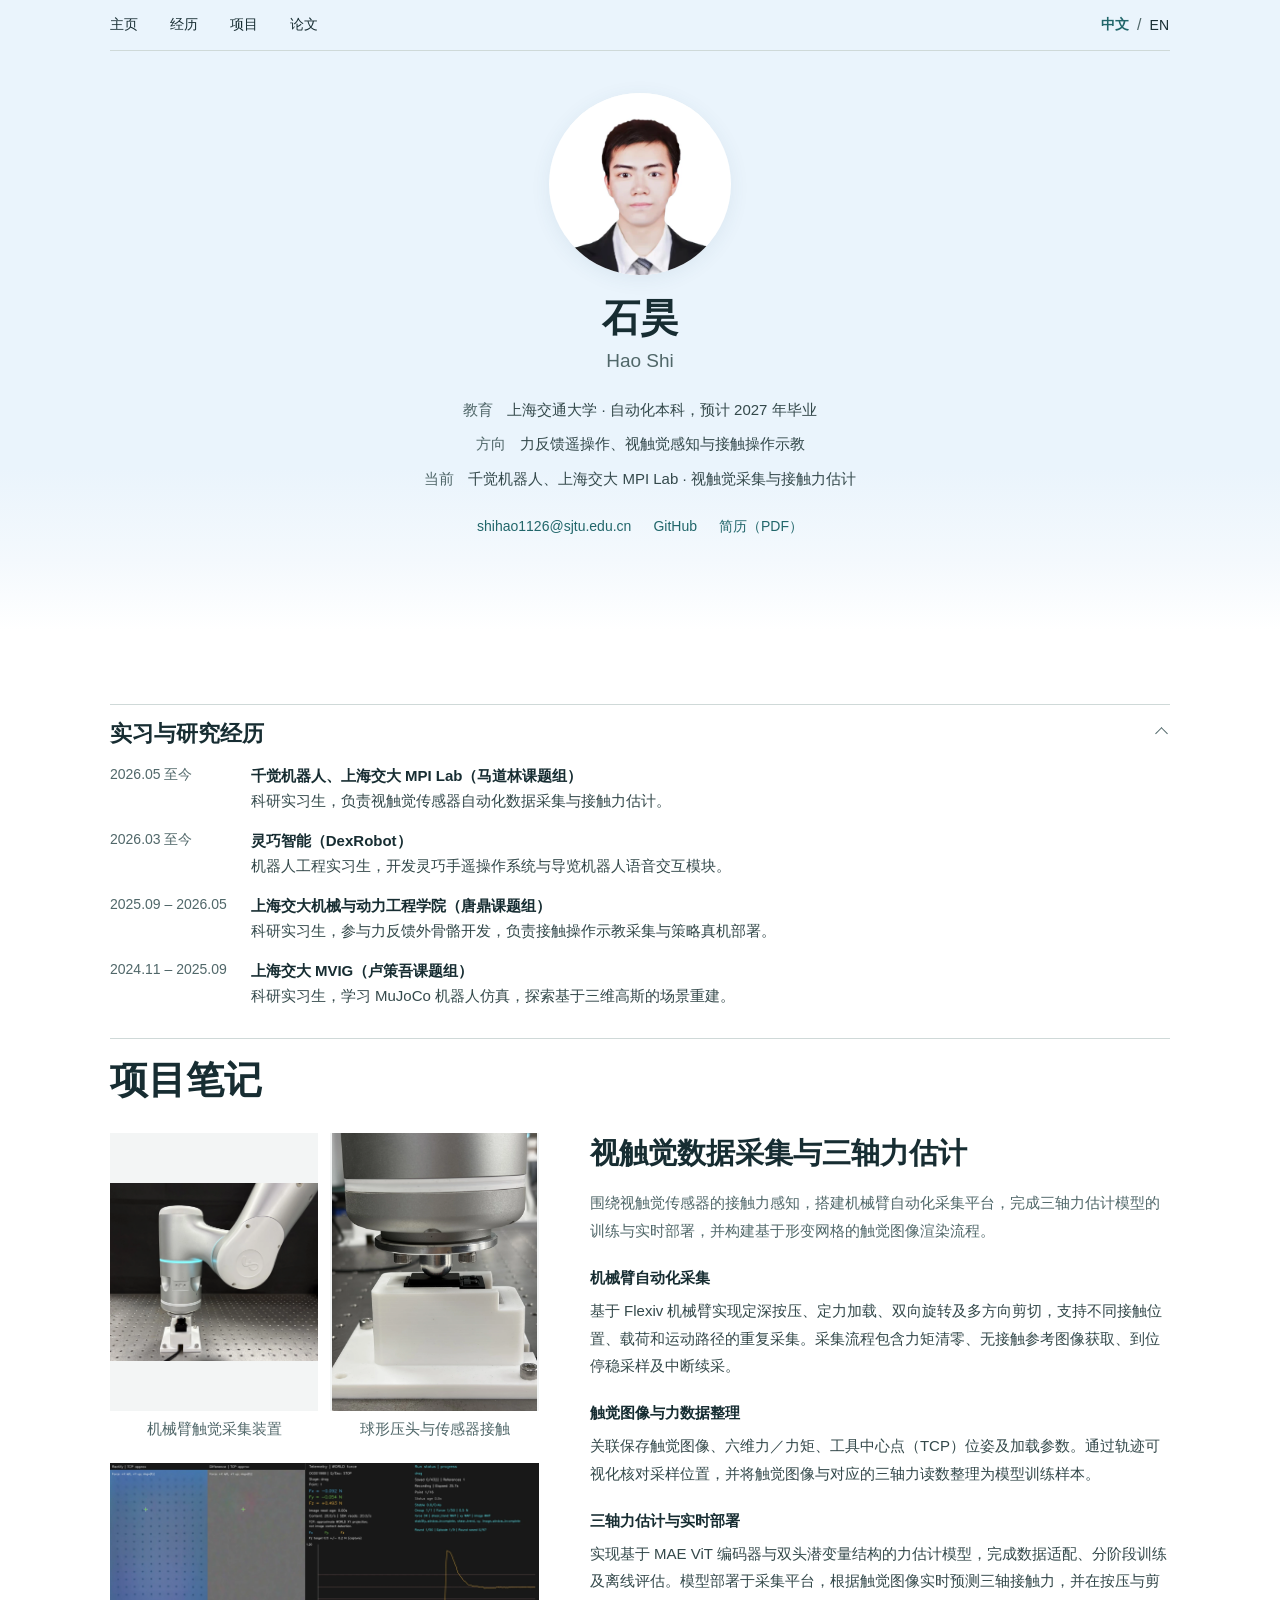
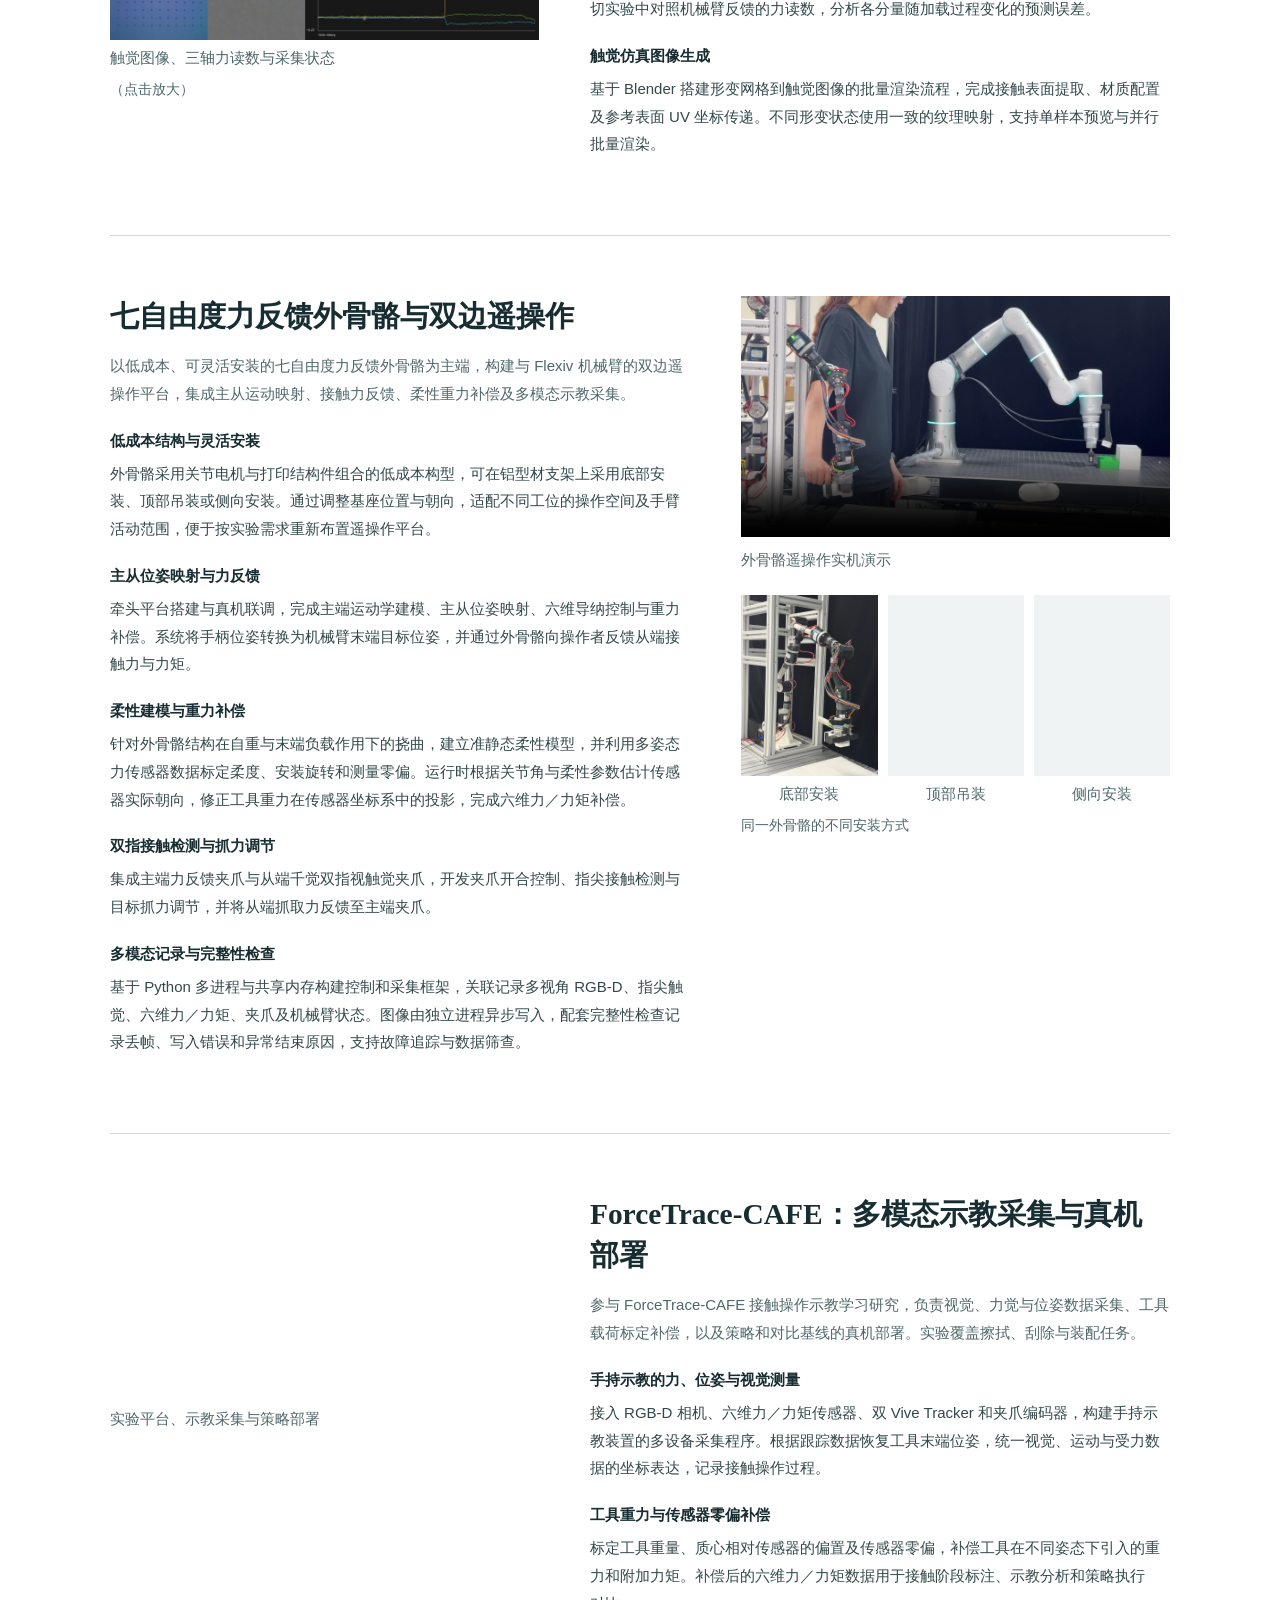
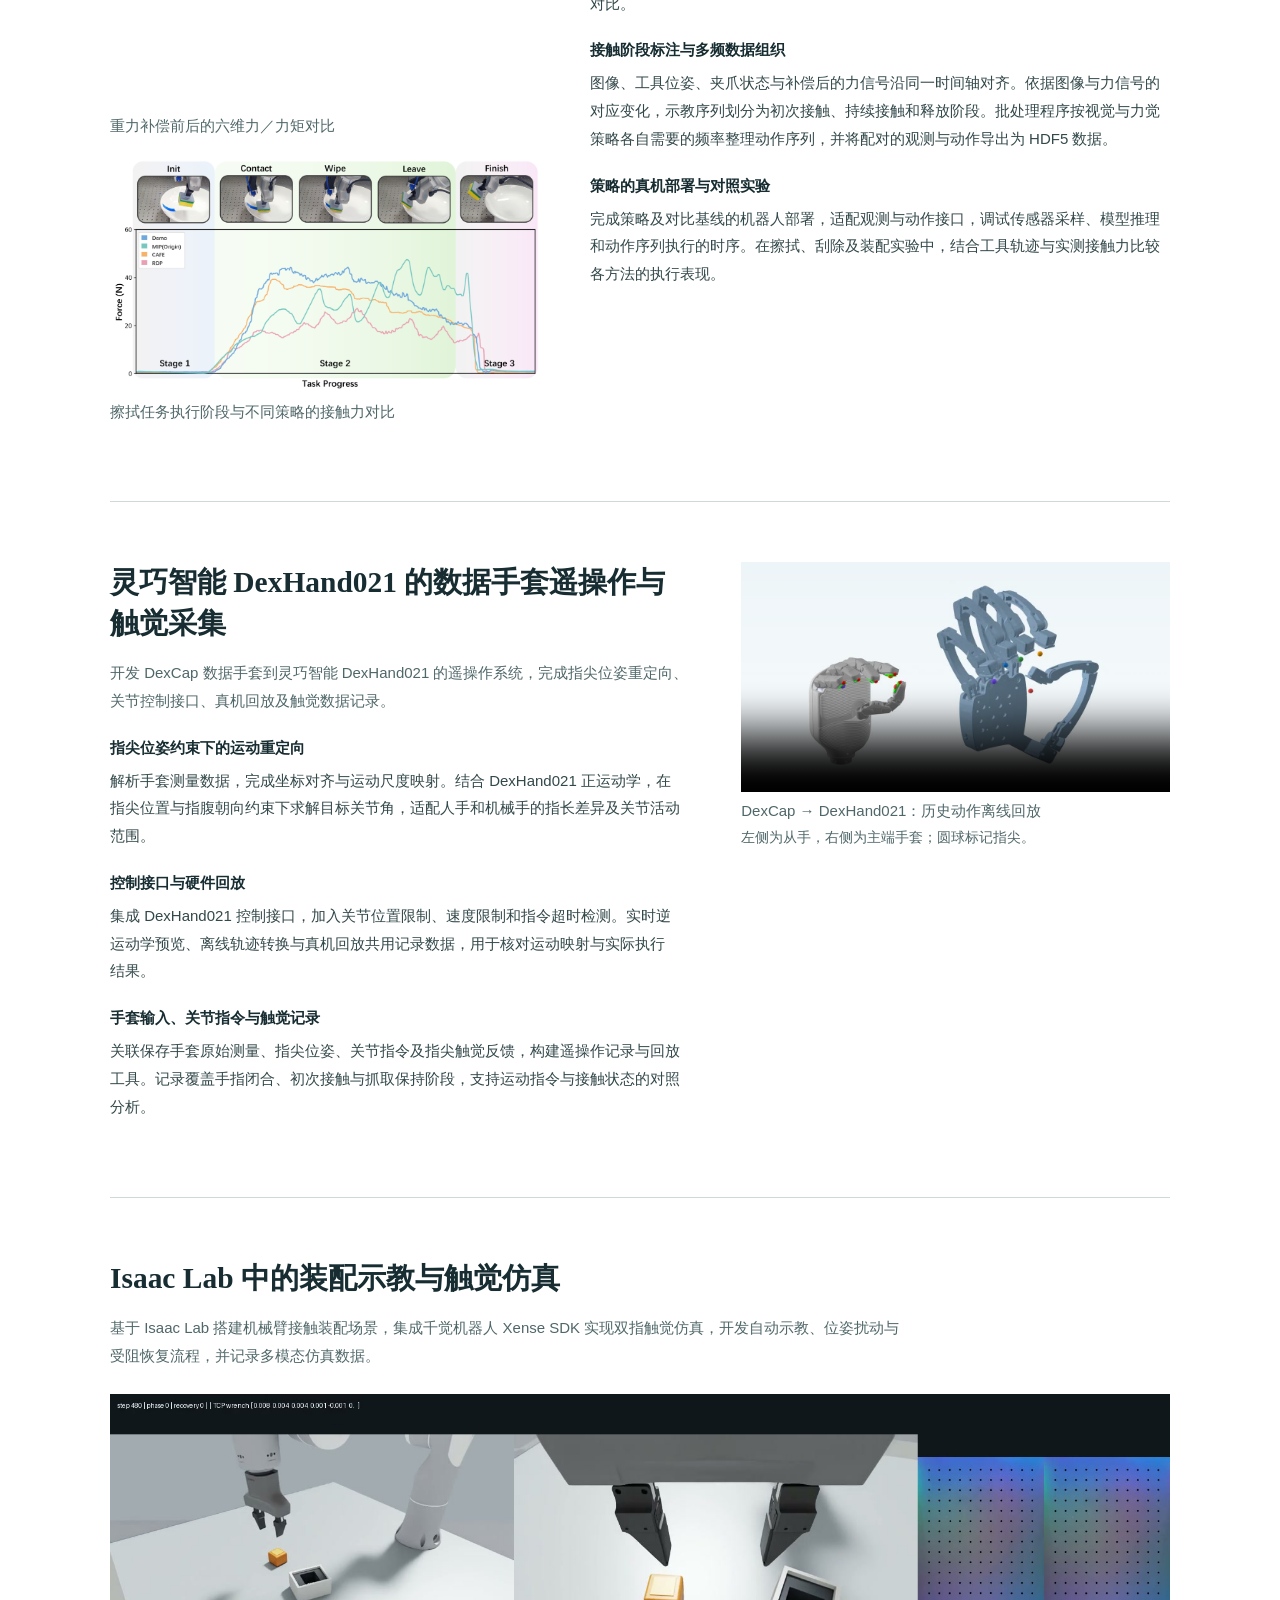
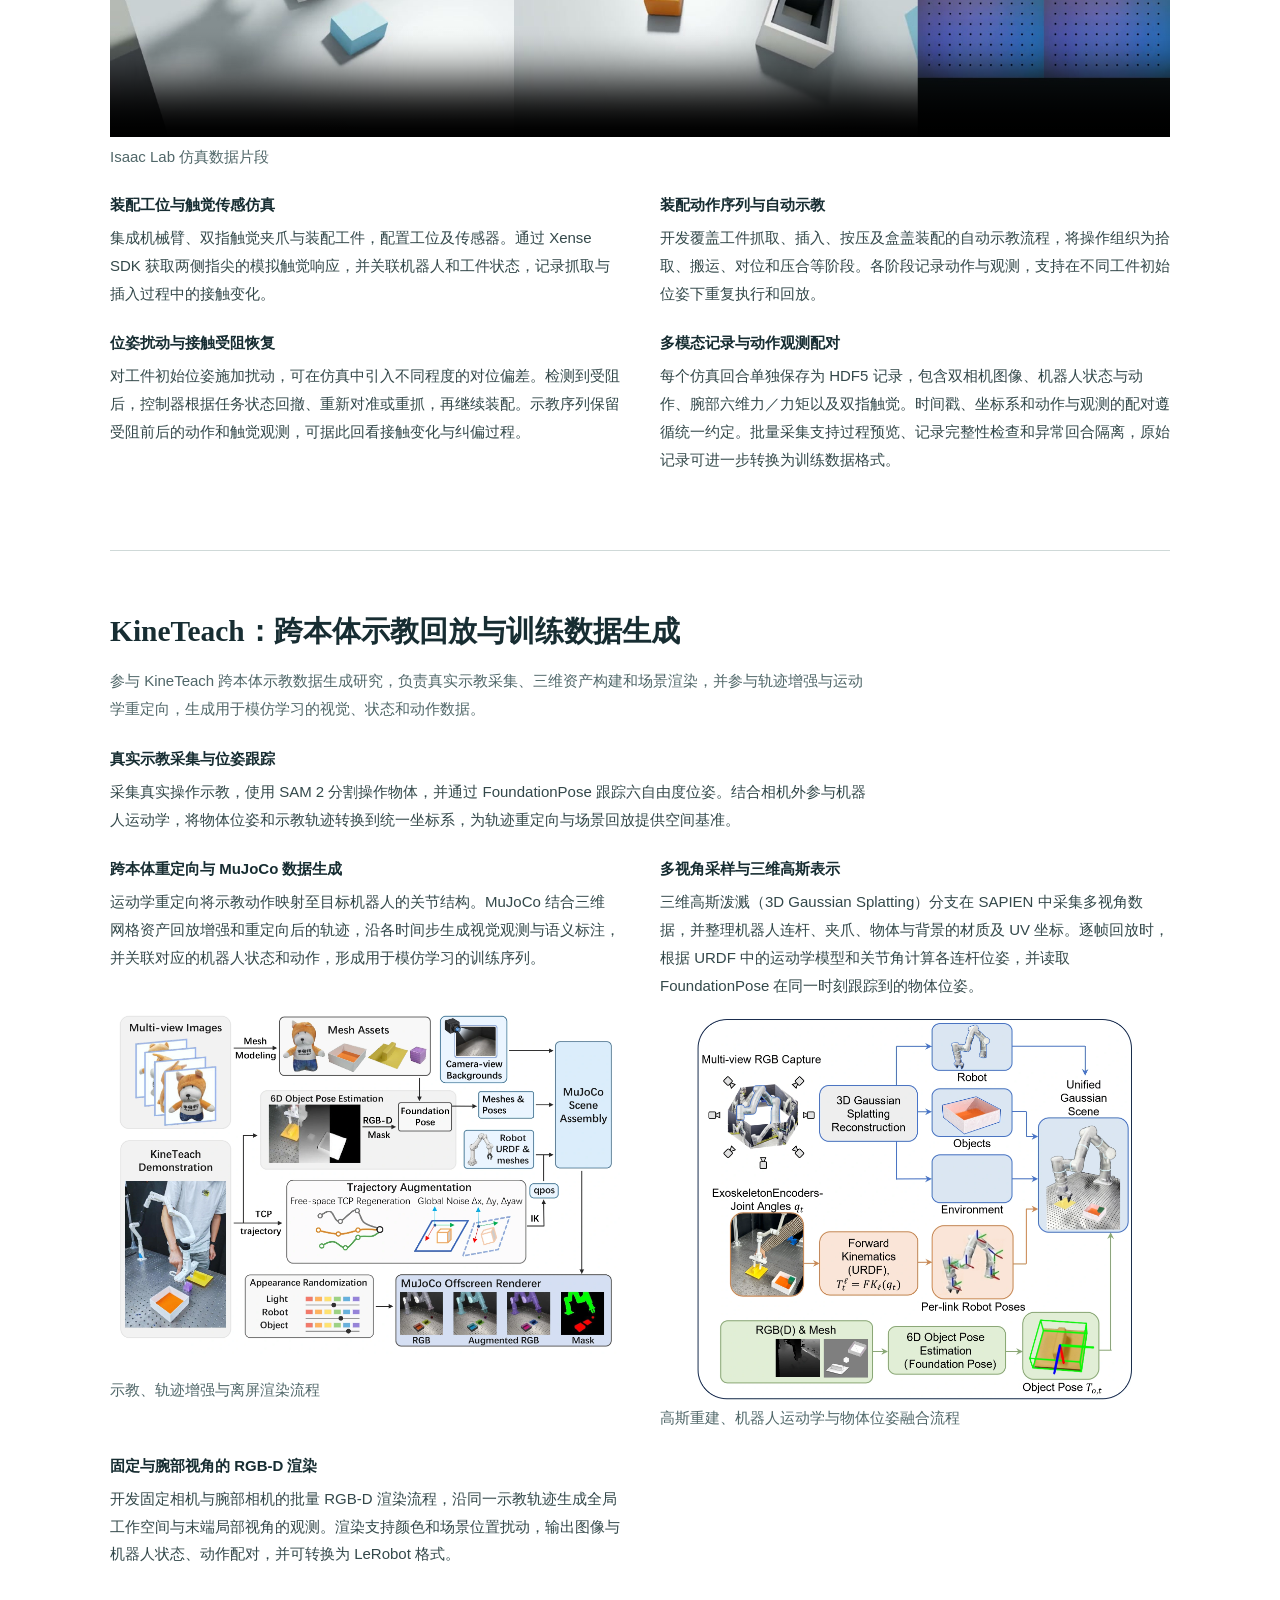
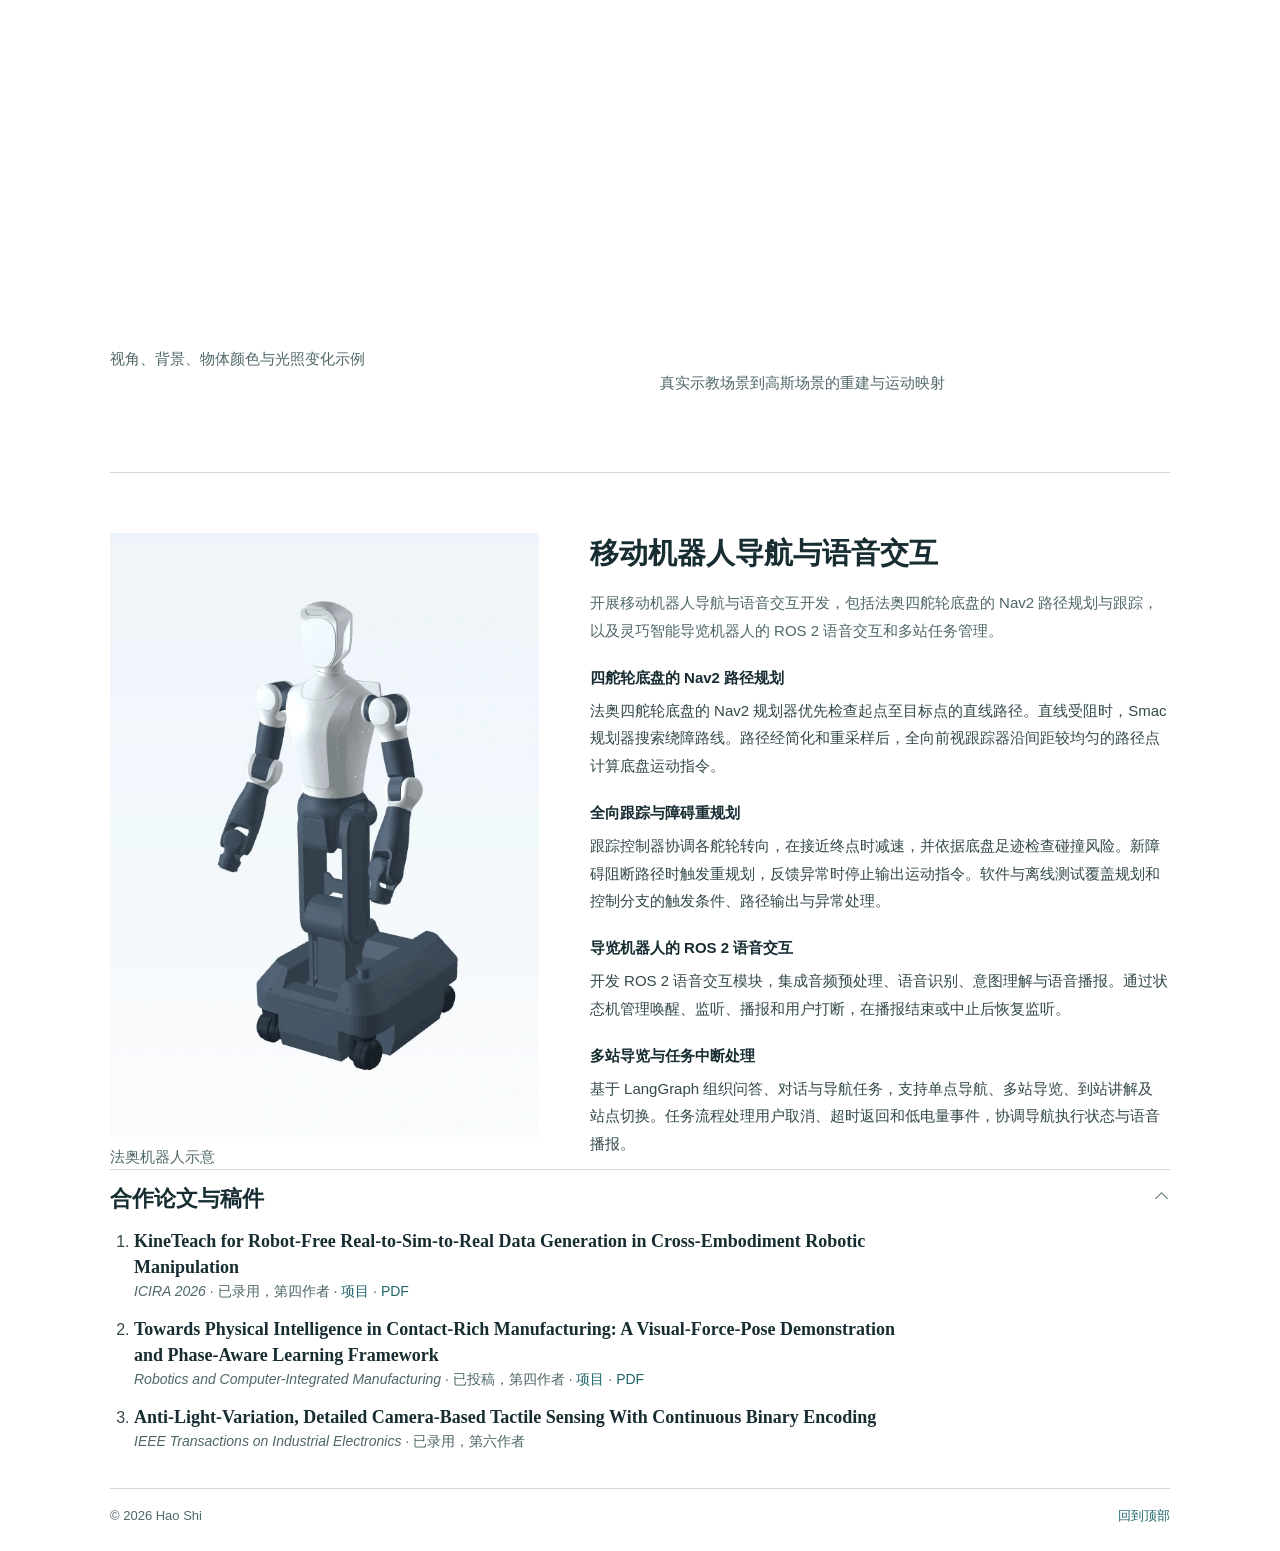
<file: index.html>
<!doctype html>
<html lang="zh-CN">
<head>
  <meta charset="utf-8">
  <meta name="viewport" content="width=device-width, initial-scale=1">
  <meta name="theme-color" content="#eaf4fc">
  <meta name="description" content="石昊的项目笔记。图解触觉感知、双边遥操作、装配仿真与机器人示教中的系统设计和实验。">
  <meta property="og:type" content="website">
  <meta property="og:title" content="石昊 | Hao Shi">
  <meta property="og:description" content="上海交通大学自动化专业本科生，主要做力反馈遥操作、触觉感知与机器人示教采集。">
  <meta property="og:url" content="https://shihao1126.github.io/ShiHao.github.io/">
  <meta property="og:image" content="https://shihao1126.github.io/ShiHao.github.io/assets/figures/haptic.webp">
  <title>石昊 | Hao Shi</title>
  <link rel="icon" href="assets/favicon.svg?v=20261120-sunrise" type="image/svg+xml">
  <link rel="stylesheet" href="home.css?v=20261120-project-divider">
  <script defer src="home.js?v=20261120-latest-cv"></script>
</head>
<body id="top">
  <a class="skip" href="#main"><span data-ln="zh">跳到正文</span><span data-ln="en">Skip to content</span></a>
  <header class="site-header">
    <div class="page-width nav-row">
      <nav aria-label="导航">
        <a href="#top"><span data-ln="zh">主页</span><span data-ln="en">Home</span></a>
        <a href="#experience"><span data-ln="zh">经历</span><span data-ln="en">Experience</span></a>
        <a href="#projects"><span data-ln="zh">项目</span><span data-ln="en">Projects</span></a>
        <a href="#publications"><span data-ln="zh">论文</span><span data-ln="en">Papers</span></a>
      </nav>
      <div class="languages" role="group" aria-label="中文 / English">
        <button data-lang="zh" aria-label="中文" aria-pressed="true" lang="zh-CN">中文</button>
        <span aria-hidden="true">/</span>
        <button data-lang="en" aria-label="English" aria-pressed="false" lang="en">EN</button>
      </div>
    </div>
  </header>
  <main id="main">
    <section id="about" class="profile" data-part="about" aria-labelledby="name">
      <div class="profile-identity">
        <div class="portrait-frame">
          <img class="profile-portrait" src="assets/hao-shi-portrait.webp" width="360" height="466" alt="石昊的证件照" data-zh-alt="石昊的证件照" data-en-alt="Portrait of Hao Shi">
        </div>
        <h1 id="name"><span data-ln="zh">石昊 <small lang="en">Hao Shi</small></span><span data-ln="en">Hao Shi <small lang="zh-CN">石昊</small></span></h1>
      </div>
      <div class="profile-info">
        <dl class="profile-facts">
          <div class="profile-fact"><dt><span data-ln="zh">教育</span><span data-ln="en">Education</span></dt>
          <dd><span data-ln="zh">上海交通大学 · 自动化本科，预计 2027 年毕业</span><span data-ln="en">B.Eng. candidate in Automation, Shanghai Jiao Tong University (expected graduation: 2027)</span></dd></div>
          <div class="profile-fact"><dt><span data-ln="zh">方向</span><span data-ln="en">Interests</span></dt>
          <dd><span data-ln="zh">力反馈遥操作、视触觉感知与接触操作示教</span><span data-ln="en">Haptic teleoperation, visuotactile sensing and demonstration capture for contact-rich manipulation</span></dd></div>
          <div class="profile-fact"><dt><span data-ln="zh">当前</span><span data-ln="en">Current work</span></dt>
          <dd><span data-ln="zh">千觉机器人、上海交大 MPI Lab · 视触觉采集与接触力估计</span><span data-ln="en">Xense Robotics and SJTU MPI Lab · Visuotactile data acquisition and force estimation</span></dd></div>
        </dl>
        <div class="profile-links" id="contact">
          <a href="mailto:shihao1126@sjtu.edu.cn">shihao1126@sjtu.edu.cn</a>
          <a href="https://github.com/ShiHao1126">GitHub</a>
          <a id="cv" href="cv/hao-shi-en.pdf?v=20261120-ielts"><span data-ln="zh">简历（PDF）</span><span data-ln="en">CV (PDF)</span></a>
        </div>
      </div>
    </section>
    <details id="experience" class="background-section page-width" data-part="experience" open>
      <summary><h2 id="experience-title"><span data-ln="zh">实习与研究经历</span><span data-ln="en">Research and engineering experience</span></h2></summary>
      <dl class="experience">
        <dt><span data-ln="zh">2026.05 至今</span><span data-ln="en">May 2026 – present</span></dt>
        <dd><strong><span data-ln="zh">千觉机器人、上海交大 MPI Lab（马道林课题组）</span><span data-ln="en">Xense Robotics and the SJTU MPI Lab (Daolin Ma’s group)</span></strong><span data-ln="zh">科研实习生，负责视触觉传感器自动化数据采集与接触力估计。</span><span data-ln="en">Research intern in automated visuotactile data acquisition and contact force estimation.</span></dd>
        <dt><span data-ln="zh">2026.03 至今</span><span data-ln="en">Mar 2026 – present</span></dt>
        <dd><strong><span data-ln="zh">灵巧智能（DexRobot）</span><span data-ln="en">DexRobot</span></strong><span data-ln="zh">机器人工程实习生，开发灵巧手遥操作系统与导览机器人语音交互模块。</span><span data-ln="en">Robotics engineering intern in dexterous hand teleoperation and speech interaction for mobile robots.</span></dd>
        <dt>2025.09 – 2026.05</dt>
        <dd><strong><span data-ln="zh">上海交大机械与动力工程学院（唐鼎课题组）</span><span data-ln="en">School of Mechanical Engineering, SJTU (Ding Tang’s group)</span></strong><span data-ln="zh">科研实习生，参与力反馈外骨骼开发，负责接触操作示教采集与策略真机部署。</span><span data-ln="en">Research intern in haptic teleoperation, contact-rich demonstration capture and policy deployment on hardware.</span></dd>
        <dt>2024.11 – 2025.09</dt>
        <dd><strong><span data-ln="zh">上海交大 MVIG（卢策吾课题组）</span><span data-ln="en">MVIG, SJTU (Cewu Lu’s group)</span></strong><span data-ln="zh">科研实习生，学习 MuJoCo 机器人仿真，探索基于三维高斯的场景重建。</span><span data-ln="en">Research intern exploring robot simulation in MuJoCo and scene reconstruction with 3D Gaussian Splatting.</span></dd>
      </dl>
    </details>

    <section id="projects" class="page-width" data-part="projects" aria-labelledby="projects-title">
      <h2 id="projects-title"><span data-ln="zh">项目笔记</span><span data-ln="en">Project notes</span></h2>
      <div class="project-list">
        <article id="project-tactile" class="project" data-part="tactile" aria-labelledby="title-tactile">
          <div class="project-visual tactile-media">
            <div class="tactile-photos">
              <figure>
                <a href="assets/tactile/setup.webp" target="_blank" rel="noopener"><img src="assets/tactile/setup.webp" alt="机械臂触觉采集装置" data-zh-alt="机械臂触觉采集装置" data-en-alt="Robot-based tactile acquisition setup" loading="lazy" decoding="async"></a>
                <figcaption><span data-ln="zh">机械臂触觉采集装置</span><span data-ln="en">Robot-based tactile acquisition setup</span></figcaption>
              </figure><figure>
                <a href="assets/tactile/contact.webp" target="_blank" rel="noopener"><img src="assets/tactile/contact.webp" alt="球形压头与传感器接触" data-zh-alt="球形压头与传感器接触" data-en-alt="Spherical indenter contacting the sensor" loading="lazy" decoding="async"></a>
                <figcaption><span data-ln="zh">球形压头与传感器接触</span><span data-ln="en">Spherical indenter contacting the sensor</span></figcaption>
              </figure>
            </div>
            <figure class="tactile-monitor">
              <a href="assets/tactile/monitor.webp" target="_blank" rel="noopener"><img src="assets/tactile/monitor.webp" alt="触觉图像、三轴力读数与采集状态监控" data-zh-alt="触觉图像、三轴力读数与采集状态监控" data-en-alt="Tactile images, three-axis force readings and acquisition status" width="1760" height="728" loading="lazy" decoding="async"></a>
              <figcaption><span data-ln="zh">触觉图像、三轴力读数与采集状态</span><span data-ln="en">Tactile images, three-axis force readings and acquisition status</span></figcaption>
            </figure>
            <p class="media-hint"><span data-ln="zh">（点击放大）</span><span data-ln="en">(Click to enlarge)</span></p>
          </div>
          <div class="project-copy">
            <h3 id="title-tactile"><span data-ln="zh">视触觉数据采集与三轴力估计</span><span data-ln="en">Visuotactile data acquisition and three-axis force estimation</span></h3>
            <p class="project-lead"><span data-ln="zh">围绕视触觉传感器的接触力感知，搭建机械臂自动化采集平台，完成三轴力估计模型的训练与实时部署，并构建基于形变网格的触觉图像渲染流程。</span><span data-ln="en">This project combines automated robotic data acquisition, training and real-time deployment of a three-axis contact force estimator, and tactile image rendering from simulated deformation meshes.</span></p>

              <section class="project-section">
                <h4><span data-ln="zh">机械臂自动化采集</span><span data-ln="en">Automated robotic data acquisition</span></h4>
                <p><span data-ln="zh">基于 Flexiv 机械臂实现定深按压、定力加载、双向旋转及多方向剪切，支持不同接触位置、载荷和运动路径的重复采集。采集流程包含力矩清零、无接触参考图像获取、到位停稳采样及中断续采。</span><span data-ln="en">The Flexiv-based acquisition platform supports depth-controlled indentation, force-controlled loading, bidirectional rotation and multidirectional shear across contact locations and loading paths. The acquisition workflow includes torque zeroing, non-contact reference-image capture, sampling after settling and resumption of interrupted runs.</span></p>
              </section>
              <section class="project-section">
                <h4><span data-ln="zh">触觉图像与力数据整理</span><span data-ln="en">Tactile image and force data preparation</span></h4>
                <p><span data-ln="zh">关联保存触觉图像、六维力／力矩、工具中心点（TCP）位姿及加载参数。通过轨迹可视化核对采样位置，并将触觉图像与对应的三轴力读数整理为模型训练样本。</span><span data-ln="en">Tactile images are stored with six-axis force/torque measurements, tool centre point (TCP) poses and loading parameters. Trajectory visualisation supports inspection of sampling locations. The tactile images are paired with the corresponding three-axis force readings to form training samples for the force estimator.</span></p>
              </section>
              <section class="project-section">
                <h4><span data-ln="zh">三轴力估计与实时部署</span><span data-ln="en">Three-axis force estimation and real-time deployment</span></h4>
                <p><span data-ln="zh">实现基于 MAE ViT 编码器与双头潜变量结构的力估计模型，完成数据适配、分阶段训练及离线评估。模型部署于采集平台，根据触觉图像实时预测三轴接触力，并在按压与剪切实验中对照机械臂反馈的力读数，分析各分量随加载过程变化的预测误差。</span><span data-ln="en">A force estimator with a masked autoencoder (MAE)–based Vision Transformer (ViT) encoder and a dual-head latent architecture was implemented, trained in stages and evaluated offline. Deployed on the acquisition platform, it predicts three-axis contact forces from tactile images in real time. Indentation and shear experiments compare these predictions with force readings reported by the robot to analyse component-wise errors throughout loading.</span></p>
              </section>
              <section class="project-section">
                <h4><span data-ln="zh">触觉仿真图像生成</span><span data-ln="en">Rendering simulated tactile images</span></h4>
                <p><span data-ln="zh">基于 Blender 搭建形变网格到触觉图像的批量渲染流程，完成接触表面提取、材质配置及参考表面 UV 坐标传递。不同形变状态使用一致的纹理映射，支持单样本预览与并行批量渲染。</span><span data-ln="en">A Blender pipeline converts simulated deformation meshes into tactile images through contact-surface extraction, material assignment and UV transfer from a reference surface. Consistent texture mapping across deformation states supports single-sample previews and parallel batch rendering.</span></p>
              </section>
          </div>
        </article>

        <article id="project-haptic" class="project" data-part="haptic" aria-labelledby="title-haptic">
          <div class="project-visual haptic-media">
            <figure>
              <video controls playsinline preload="metadata" poster="assets/haptic/poster.jpg" aria-label="Exoskeleton teleoperation demonstration">
                <source src="assets/haptic/demo.mp4" type="video/mp4">
                <a href="assets/haptic/demo.mp4"><span data-ln="zh">播放演示视频</span><span data-ln="en">Play demonstration video</span></a>
              </video>
              <figcaption><span data-ln="zh">外骨骼遥操作实机演示</span><span data-ln="en">Exoskeleton teleoperation demonstration</span></figcaption>
            </figure>
            <div class="mounting-gallery">
              <figure>
                <a href="assets/haptic/bottom.webp" target="_blank" rel="noopener"><img src="assets/haptic/bottom.webp" alt="底部安装" data-zh-alt="底部安装" data-en-alt="Bottom mounting" width="1200" height="1600" loading="lazy" decoding="async"></a>
                <figcaption><span data-ln="zh">底部安装</span><span data-ln="en">Bottom mounting</span></figcaption>
              </figure><figure>
                <a href="assets/haptic/overhead.webp" target="_blank" rel="noopener"><img src="assets/haptic/overhead.webp" alt="顶部吊装" data-zh-alt="顶部吊装" data-en-alt="Overhead mounting" width="1200" height="1600" loading="lazy" decoding="async"></a>
                <figcaption><span data-ln="zh">顶部吊装</span><span data-ln="en">Overhead mounting</span></figcaption>
              </figure><figure>
                <a href="assets/haptic/side.webp" target="_blank" rel="noopener"><img src="assets/haptic/side.webp" alt="侧向安装" data-zh-alt="侧向安装" data-en-alt="Side mounting" width="1200" height="1600" loading="lazy" decoding="async"></a>
                <figcaption><span data-ln="zh">侧向安装</span><span data-ln="en">Side mounting</span></figcaption>
              </figure>
            </div>
            <p class="media-hint"><span data-ln="zh">同一外骨骼的不同安装方式</span><span data-ln="en">Different mounting configurations of the same exoskeleton</span></p>
          </div>
          <div class="project-copy">
            <h3 id="title-haptic"><span data-ln="zh">七自由度力反馈外骨骼与双边遥操作</span><span data-ln="en">Bilateral teleoperation with a seven-degree-of-freedom haptic exoskeleton</span></h3>
            <p class="project-lead"><span data-ln="zh">以低成本、可灵活安装的七自由度力反馈外骨骼为主端，构建与 Flexiv 机械臂的双边遥操作平台，集成主从运动映射、接触力反馈、柔性重力补偿及多模态示教采集。</span><span data-ln="en">A low-cost, seven-degree-of-freedom haptic exoskeleton with configurable mounting serves as the master device for bilateral teleoperation of a Flexiv arm. The platform integrates motion retargeting, contact-force feedback, flexible-link gravity compensation and multimodal demonstration capture.</span></p>

              <section class="project-section">
                <h4><span data-ln="zh">低成本结构与灵活安装</span><span data-ln="en">Low-cost construction and configurable mounting</span></h4>
                <p><span data-ln="zh">外骨骼采用关节电机与打印结构件组合的低成本构型，可在铝型材支架上采用底部安装、顶部吊装或侧向安装。通过调整基座位置与朝向，适配不同工位的操作空间及手臂活动范围，便于按实验需求重新布置遥操作平台。</span><span data-ln="en">The exoskeleton combines joint motors with 3D-printed structural components in a low-cost configuration. Its base supports bottom, overhead and side mounting on an aluminium-extrusion frame. Adjustable base placement and orientation accommodate different workstation layouts and arm workspaces, allowing the teleoperation setup to be reconfigured for different experiments.</span></p>
              </section>
              <section class="project-section">
                <h4><span data-ln="zh">主从位姿映射与力反馈</span><span data-ln="en">Bilateral motion and force mapping</span></h4>
                <p><span data-ln="zh">牵头平台搭建与真机联调，完成主端运动学建模、主从位姿映射、六维导纳控制与重力补偿。系统将手柄位姿转换为机械臂末端目标位姿，并通过外骨骼向操作者反馈从端接触力与力矩。</span><span data-ln="en">I led platform development and hardware integration, including exoskeleton kinematics, master–slave pose mapping, six-dimensional admittance control and gravity compensation. Handle poses define target end-effector poses, while contact forces and torques at the robot are returned to the operator through the exoskeleton.</span></p>
              </section>
              <section class="project-section">
                <h4><span data-ln="zh">柔性建模与重力补偿</span><span data-ln="en">Flexible-link modelling and gravity compensation</span></h4>
                <p><span data-ln="zh">针对外骨骼结构在自重与末端负载作用下的挠曲，建立准静态柔性模型，并利用多姿态力传感器数据标定柔度、安装旋转和测量零偏。运行时根据关节角与柔性参数估计传感器实际朝向，修正工具重力在传感器坐标系中的投影，完成六维力／力矩补偿。</span><span data-ln="en">A quasi-static flexible-link model represents deflection under link weight and the end-effector payload. Force-sensor measurements across multiple poses are used to calibrate compliance, mounting rotation and measurement bias. At runtime, sensor orientation is estimated from joint angles and the calibrated flexible-link model. This corrects the projection of tool weight into the sensor frame for six-axis force/torque compensation.</span></p>
              </section>
              <section class="project-section">
                <h4><span data-ln="zh">双指接触检测与抓力调节</span><span data-ln="en">Dual-fingertip contact detection and grasp-force control</span></h4>
                <p><span data-ln="zh">集成主端力反馈夹爪与从端千觉双指视触觉夹爪，开发夹爪开合控制、指尖接触检测与目标抓力调节，并将从端抓取力反馈至主端夹爪。</span><span data-ln="en">I integrated a master-side haptic gripper with a slave-side Xense two-finger visuotactile gripper and developed opening and closing control, fingertip contact detection and grasp-force regulation. Grasp forces measured at the slave gripper are rendered at the master gripper.</span></p>
              </section>
              <section class="project-section">
                <h4><span data-ln="zh">多模态记录与完整性检查</span><span data-ln="en">Multimodal recording and integrity checks</span></h4>
                <p><span data-ln="zh">基于 Python 多进程与共享内存构建控制和采集框架，关联记录多视角 RGB-D、指尖触觉、六维力／力矩、夹爪及机械臂状态。图像由独立进程异步写入，配套完整性检查记录丢帧、写入错误和异常结束原因，支持故障追踪与数据筛查。</span><span data-ln="en">A Python multiprocessing framework uses shared memory for control and acquisition, associating multi-view RGB-D, fingertip tactile images, six-axis force/torque, gripper state and arm state. Separate processes write images asynchronously. Integrity checks record dropped frames, write errors and abnormal termination to support fault diagnosis and dataset screening.</span></p>
              </section>
          </div>
        </article>

        <article id="project-force" class="project" data-part="force" aria-labelledby="title-force">
          <div class="project-visual force-media">
            <figure>
              <a href="assets/force/system.webp" target="_blank" rel="noopener"><img src="assets/force/system.webp" alt="实验平台、示教采集与策略部署" data-zh-alt="实验平台、示教采集与策略部署" data-en-alt="Experimental setup, demonstration collection and policy deployment" loading="lazy" decoding="async"></a>
              <figcaption><span data-ln="zh">实验平台、示教采集与策略部署</span><span data-ln="en">Experimental setup, demonstration collection and policy deployment</span></figcaption>
            </figure><figure>
              <a href="assets/force/compensation.webp" target="_blank" rel="noopener"><img src="assets/force/compensation.webp" alt="重力补偿前后的六维力／力矩对比" data-zh-alt="重力补偿前后的六维力／力矩对比" data-en-alt="Six-axis force/torque measurements before and after gravity compensation" loading="lazy" decoding="async"></a>
              <figcaption><span data-ln="zh">重力补偿前后的六维力／力矩对比</span><span data-ln="en">Six-axis force/torque measurements before and after gravity compensation</span></figcaption>
            </figure><figure>
              <a href="assets/force/task-progress.webp" target="_blank" rel="noopener"><img src="assets/force/task-progress.webp" alt="擦拭任务执行阶段与不同策略的接触力对比" data-zh-alt="擦拭任务执行阶段与不同策略的接触力对比" data-en-alt="Wiping task phases and contact-force comparison across policies" loading="lazy" decoding="async"></a>
              <figcaption><span data-ln="zh">擦拭任务执行阶段与不同策略的接触力对比</span><span data-ln="en">Wiping task phases and contact-force comparison across policies</span></figcaption>
            </figure>
          </div>
          <div class="project-copy">
            <h3 id="title-force"><span data-ln="zh">ForceTrace-CAFE：多模态示教采集与真机部署</span><span data-ln="en">ForceTrace-CAFE: multimodal demonstration capture and policy deployment</span></h3>
            <p class="project-lead"><span data-ln="zh">参与 ForceTrace-CAFE 接触操作示教学习研究，负责视觉、力觉与位姿数据采集、工具载荷标定补偿，以及策略和对比基线的真机部署。实验覆盖擦拭、刮除与装配任务。</span><span data-ln="en">I contributed to ForceTrace-CAFE through visual, force and pose data acquisition, tool-load calibration and compensation, and hardware deployment of the policy and comparison baselines. Experiments cover wiping, scraping and assembly.</span></p>

              <section class="project-section">
                <h4><span data-ln="zh">手持示教的力、位姿与视觉测量</span><span data-ln="en">Force, pose and visual measurements during handheld demonstrations</span></h4>
                <p><span data-ln="zh">接入 RGB-D 相机、六维力／力矩传感器、双 Vive Tracker 和夹爪编码器，构建手持示教装置的多设备采集程序。根据跟踪数据恢复工具末端位姿，统一视觉、运动与受力数据的坐标表达，记录接触操作过程。</span><span data-ln="en">Acquisition software integrates an RGB-D camera, a six-axis force/torque sensor, two Vive Trackers and a gripper encoder on the handheld demonstration device. Tracker measurements recover tool poses, and coordinate transformations place visual, motion and force data in a common frame for recording contact-rich manipulation.</span></p>
              </section>
              <section class="project-section">
                <h4><span data-ln="zh">工具重力与传感器零偏补偿</span><span data-ln="en">Tool gravity and force/torque sensor bias compensation</span></h4>
                <p><span data-ln="zh">标定工具重量、质心相对传感器的偏置及传感器零偏，补偿工具在不同姿态下引入的重力和附加力矩。补偿后的六维力／力矩数据用于接触阶段标注、示教分析和策略执行对比。</span><span data-ln="en">Calibration estimates tool weight, the centre-of-mass offset relative to the sensor and sensor bias. Compensation removes the orientation-dependent contributions of tool weight and its moment. The compensated wrench data support contact-phase annotation, demonstration analysis and comparisons of policy execution.</span></p>
              </section>
              <section class="project-section">
                <h4><span data-ln="zh">接触阶段标注与多频数据组织</span><span data-ln="en">Contact-phase annotation and multi-rate training data</span></h4>
                <p><span data-ln="zh">图像、工具位姿、夹爪状态与补偿后的力信号沿同一时间轴对齐。依据图像与力信号的对应变化，示教序列划分为初次接触、持续接触和释放阶段。批处理程序按视觉与力觉策略各自需要的频率整理动作序列，并将配对的观测与动作导出为 HDF5 数据。</span><span data-ln="en">Images, tool poses, gripper states and compensated force measurements share a common timeline. The aligned images and force signals support annotation of contact onset, sustained contact and release. Batch processing prepares action sequences at the rates required by the visual and force-based policies and exports the paired observations and actions to HDF5.</span></p>
              </section>
              <section class="project-section">
                <h4><span data-ln="zh">策略的真机部署与对照实验</span><span data-ln="en">Policy deployment and comparative hardware experiments</span></h4>
                <p><span data-ln="zh">完成策略及对比基线的机器人部署，适配观测与动作接口，调试传感器采样、模型推理和动作序列执行的时序。在擦拭、刮除及装配实验中，结合工具轨迹与实测接触力比较各方法的执行表现。</span><span data-ln="en">Hardware deployment adapts observation and action interfaces for the policy and comparison baselines and coordinates sensor sampling, inference and action-sequence execution. Wiping, scraping and assembly experiments compare execution using tool trajectories and measured contact forces.</span></p>
              </section>
          </div>
        </article>

        <article id="project-hand" class="project" data-part="hand" aria-labelledby="title-hand">
          <figure class="project-visual hand-media">
            <video controls playsinline preload="metadata" poster="assets/hand/teleop-poster.jpg" aria-label="DexCap to DexHand021 recorded motion replay">
              <source src="assets/hand/teleop.mp4" type="video/mp4">
              <a href="assets/hand/teleop.mp4"><span data-ln="zh">播放动作回放</span><span data-ln="en">Play motion replay</span></a>
            </video>
            <figcaption><span data-ln="zh">DexCap → DexHand021：历史动作离线回放</span><span data-ln="en">DexCap → DexHand021: recorded motion replay</span></figcaption>
            <p class="media-hint"><span data-ln="zh">左侧为从手，右侧为主端手套；圆球标记指尖。</span><span data-ln="en">Left: robot hand; right: master glove. Spheres mark fingertips.</span></p>
          </figure>
          <div class="project-copy">
            <h3 id="title-hand"><span data-ln="zh">灵巧智能 DexHand021 的数据手套遥操作与触觉采集</span><span data-ln="en">Glove teleoperation and tactile data collection for DexRobot’s DexHand021</span></h3>
            <p class="project-lead"><span data-ln="zh">开发 DexCap 数据手套到灵巧智能 DexHand021 的遥操作系统，完成指尖位姿重定向、关节控制接口、真机回放及触觉数据记录。</span><span data-ln="en">I developed a teleoperation system that maps DexCap glove motion to DexRobot’s DexHand021 hand. It supports fingertip pose retargeting, joint control, hardware replay and tactile recording.</span></p>

              <section class="project-section">
                <h4><span data-ln="zh">指尖位姿约束下的运动重定向</span><span data-ln="en">Motion retargeting with fingertip pose constraints</span></h4>
                <p><span data-ln="zh">解析手套测量数据，完成坐标对齐与运动尺度映射。结合 DexHand021 正运动学，在指尖位置与指腹朝向约束下求解目标关节角，适配人手和机械手的指长差异及关节活动范围。</span><span data-ln="en">Glove measurements are decoded, transformed into the robot hand frame and rescaled to account for differences in finger length. An inverse-kinematics solver uses the DexHand021 forward model to satisfy fingertip-position and fingerpad-orientation constraints within the hand’s joint limits.</span></p>
              </section>
              <section class="project-section">
                <h4><span data-ln="zh">控制接口与硬件回放</span><span data-ln="en">Hardware control and trajectory replay</span></h4>
                <p><span data-ln="zh">集成 DexHand021 控制接口，加入关节位置限制、速度限制和指令超时检测。实时逆运动学预览、离线轨迹转换与真机回放共用记录数据，用于核对运动映射与实际执行结果。</span><span data-ln="en">The DexHand021 control interface enforces joint-position and velocity limits and detects command timeouts. Live inverse-kinematics previews, offline trajectory conversion and hardware replay use the same recorded data to compare retargeted motion with physical execution.</span></p>
              </section>
              <section class="project-section">
                <h4><span data-ln="zh">手套输入、关节指令与触觉记录</span><span data-ln="en">Glove, joint-command and tactile recording</span></h4>
                <p><span data-ln="zh">关联保存手套原始测量、指尖位姿、关节指令及指尖触觉反馈，构建遥操作记录与回放工具。记录覆盖手指闭合、初次接触与抓取保持阶段，支持运动指令与接触状态的对照分析。</span><span data-ln="en">Recording and replay tools associate raw glove measurements, fingertip poses, joint commands and tactile feedback. Records span finger closure, initial contact and sustained grasps, supporting comparisons between commanded motion and observed contact states.</span></p>
              </section>
          </div>
        </article>

        <article id="project-sim" class="project project-wide" data-part="sim" aria-labelledby="title-sim">
          <header class="sim-intro">
            <h3 id="title-sim"><span data-ln="zh">Isaac Lab 中的装配示教与触觉仿真</span><span data-ln="en">Assembly demonstrations and tactile simulation in Isaac Lab</span></h3>
            <p class="project-lead"><span data-ln="zh">基于 Isaac Lab 搭建机械臂接触装配场景，集成千觉机器人 Xense SDK 实现双指触觉仿真，开发自动示教、位姿扰动与受阻恢复流程，并记录多模态仿真数据。</span><span data-ln="en">I built contact-rich assembly tasks in Isaac Lab with the Xense Robotics SDK for tactile simulation at both fingertips. The implementation includes scripted demonstrations, initial-pose perturbations, recovery from obstructions and multimodal episode recording.</span></p>
          </header>
          <figure class="project-visual sim-media">
            <video controls playsinline preload="metadata" poster="assets/sim/poster.jpg" aria-label="Isaac Lab simulation episode">
              <source src="assets/sim/episode_00000011142.mp4" type="video/mp4">
              <a href="assets/sim/episode_00000011142.mp4"><span data-ln="zh">播放仿真视频</span><span data-ln="en">Play simulation video</span></a>
            </video>
            <figcaption><span data-ln="zh">Isaac Lab 仿真数据片段</span><span data-ln="en">Isaac Lab simulation excerpt</span></figcaption>
          </figure>
          <div class="sim-details">
              <section class="project-section">
                <h4><span data-ln="zh">装配工位与触觉传感仿真</span><span data-ln="en">Assembly workcell and tactile sensor simulation</span></h4>
                <p><span data-ln="zh">集成机械臂、双指触觉夹爪与装配工件，配置工位及传感器。通过 Xense SDK 获取两侧指尖的模拟触觉响应，并关联机器人和工件状态，记录抓取与插入过程中的接触变化。</span><span data-ln="en">The workcell integrates a robot arm, a two-finger tactile gripper, assembly parts and sensors. The Xense SDK provides simulated tactile responses at both fingertips, recorded alongside robot and workpiece states to capture changes in contact during grasping and insertion.</span></p>
              </section>
              <section class="project-section">
                <h4><span data-ln="zh">装配动作序列与自动示教</span><span data-ln="en">Automated assembly demonstrations</span></h4>
                <p><span data-ln="zh">开发覆盖工件抓取、插入、按压及盒盖装配的自动示教流程，将操作组织为拾取、搬运、对位和压合等阶段。各阶段记录动作与观测，支持在不同工件初始位姿下重复执行和回放。</span><span data-ln="en">Scripted demonstrations cover part grasping, insertion, pressing and lid assembly, with stages for pickup, transport, alignment and pressing into place. Actions and observations are recorded at each stage for repeated execution and replay under different initial part poses.</span></p>
              </section>
              <section class="project-section">
                <h4><span data-ln="zh">位姿扰动与接触受阻恢复</span><span data-ln="en">Pose perturbations and recovery from assembly obstructions</span></h4>
                <p><span data-ln="zh">对工件初始位姿施加扰动，可在仿真中引入不同程度的对位偏差。检测到受阻后，控制器根据任务状态回撤、重新对准或重抓，再继续装配。示教序列保留受阻前后的动作和触觉观测，可据此回看接触变化与纠偏过程。</span><span data-ln="en">Perturbations to the initial part pose introduce variations in alignment. When the controller detects an obstruction, it retracts, realigns or regrasps the part according to the task state before resuming assembly. The demonstration retains actions and tactile observations before and after the obstruction so that changes in contact can be examined alongside the recovery motion.</span></p>
              </section>
              <section class="project-section">
                <h4><span data-ln="zh">多模态记录与动作观测配对</span><span data-ln="en">Multimodal recording and action–observation alignment</span></h4>
                <p><span data-ln="zh">每个仿真回合单独保存为 HDF5 记录，包含双相机图像、机器人状态与动作、腕部六维力／力矩以及双指触觉。时间戳、坐标系和动作与观测的配对遵循统一约定。批量采集支持过程预览、记录完整性检查和异常回合隔离，原始记录可进一步转换为训练数据格式。</span><span data-ln="en">Each simulated episode has an HDF5 record containing two camera views, robot states and actions, wrist force/torque measurements and tactile observations from both fingers. The records use consistent conventions for timestamps, coordinate frames and action–observation pairing. Batch collection supports previews, integrity checks and isolation of anomalous episodes before conversion to training formats.</span></p>
              </section></div>
        </article>

        <article id="project-kineteach" class="project project-wide" data-part="kineteach" aria-labelledby="title-kineteach">
          <header><h3 id="title-kineteach"><span data-ln="zh">KineTeach：跨本体示教回放与训练数据生成</span><span data-ln="en">KineTeach: demonstration replay and training data across robot embodiments</span></h3><p class="project-lead"><span data-ln="zh">参与 KineTeach 跨本体示教数据生成研究，负责真实示教采集、三维资产构建和场景渲染，并参与轨迹增强与运动学重定向，生成用于模仿学习的视觉、状态和动作数据。</span><span data-ln="en">I contributed to KineTeach through real-world demonstration capture, 3D asset construction and scene rendering, and participated in trajectory augmentation and kinematic retargeting. The workflow generates visual observations, states and actions for imitation learning.</span></p></header>
          <div class="kine-shared"><section class="project-section"><h5><span data-ln="zh">真实示教采集与位姿跟踪</span><span data-ln="en">Real-world demonstrations and object pose tracking</span></h5><p><span data-ln="zh">采集真实操作示教，使用 SAM 2 分割操作物体，并通过 FoundationPose 跟踪六自由度位姿。结合相机外参与机器人运动学，将物体位姿和示教轨迹转换到统一坐标系，为轨迹重定向与场景回放提供空间基准。</span><span data-ln="en">Real-world demonstrations are processed with SAM 2 for object segmentation and FoundationPose for six-degree-of-freedom pose tracking. Camera extrinsics and robot kinematics transform object poses and demonstration trajectories into a common frame for retargeting and scene replay.</span></p></section></div>
          <div class="kine-branches">
            <section class="kine-branch">
              <section class="project-section"><h5><span data-ln="zh">跨本体重定向与 MuJoCo 数据生成</span><span data-ln="en">Cross-embodiment retargeting and MuJoCo data generation</span></h5><p><span data-ln="zh">运动学重定向将示教动作映射至目标机器人的关节结构。MuJoCo 结合三维网格资产回放增强和重定向后的轨迹，沿各时间步生成视觉观测与语义标注，并关联对应的机器人状态和动作，形成用于模仿学习的训练序列。</span><span data-ln="en">Kinematic retargeting maps demonstrated motion to the target robot’s joint structure. MuJoCo replays the augmented and retargeted trajectories with 3D mesh assets. Visual observations and semantic labels at each step are paired with robot states and actions to form training sequences for imitation learning.</span></p></section>
              <figure class="kine-figure kine-overview">
      <a href="assets/kineteach/mujoco-overview.webp" target="_blank" rel="noopener"><img src="assets/kineteach/mujoco-overview.webp" alt="示教、轨迹增强与离屏渲染流程" data-zh-alt="示教、轨迹增强与离屏渲染流程" data-en-alt="Demonstration, trajectory augmentation and offscreen rendering" loading="lazy" decoding="async"></a>
      <figcaption><span data-ln="zh">示教、轨迹增强与离屏渲染流程</span><span data-ln="en">Demonstration, trajectory augmentation and offscreen rendering</span></figcaption></figure>
            </section>
            <section class="kine-branch">
              <section class="project-section"><h5><span data-ln="zh">多视角采样与三维高斯表示</span><span data-ln="en">Multi-view sampling and 3D Gaussian scene representation</span></h5><p><span data-ln="zh">三维高斯泼溅（3D Gaussian Splatting）分支在 SAPIEN 中采集多视角数据，并整理机器人连杆、夹爪、物体与背景的材质及 UV 坐标。逐帧回放时，根据 URDF 中的运动学模型和关节角计算各连杆位姿，并读取 FoundationPose 在同一时刻跟踪到的物体位姿。</span><span data-ln="en">The 3D Gaussian Splatting workflow samples multiple views in SAPIEN and prepares mesh formats, materials and UV coordinates for robot links, grippers, objects and backgrounds. During replay, forward kinematics from the URDF supplies the robot link poses, while FoundationPose supplies the object poses for the corresponding demonstration frame.</span></p></section>
              <figure class="kine-figure kine-overview">
      <a href="assets/kineteach/gs-pipeline.webp" target="_blank" rel="noopener"><img src="assets/kineteach/gs-pipeline.webp" alt="高斯重建、机器人运动学与物体位姿融合流程" data-zh-alt="高斯重建、机器人运动学与物体位姿融合流程" data-en-alt="Gaussian reconstruction with robot kinematics and object poses" loading="lazy" decoding="async"></a>
      <figcaption><span data-ln="zh">高斯重建、机器人运动学与物体位姿融合流程</span><span data-ln="en">Gaussian reconstruction with robot kinematics and object poses</span></figcaption></figure>
            </section>
          </div>
          <div class="kine-results">
            <div class="kine-results-copy"><section class="project-section"><h5><span data-ln="zh">固定与腕部视角的 RGB-D 渲染</span><span data-ln="en">RGB-D rendering from fixed and wrist-mounted cameras</span></h5><p><span data-ln="zh">开发固定相机与腕部相机的批量 RGB-D 渲染流程，沿同一示教轨迹生成全局工作空间与末端局部视角的观测。渲染支持颜色和场景位置扰动，输出图像与机器人状态、动作配对，并可转换为 LeRobot 格式。</span><span data-ln="en">Batch RGB-D rendering produces workspace and end-effector views from fixed and wrist-mounted cameras along the same demonstration trajectory. Colour and scene-placement variations augment the rendered observations, which are paired with robot states and actions and can be exported in LeRobot format.</span></p></section>
              <figure class="kine-figure">
      <a href="assets/kineteach/appearance-variants.webp" target="_blank" rel="noopener"><img src="assets/kineteach/appearance-variants.webp" alt="视角、背景、物体颜色与光照变化示例" data-zh-alt="视角、背景、物体颜色与光照变化示例" data-en-alt="Examples of viewpoint, background, object colour and lighting variations" loading="lazy" decoding="async"></a>
      <figcaption><span data-ln="zh">视角、背景、物体颜色与光照变化示例</span><span data-ln="en">Examples of viewpoint, background, object colour and lighting variations</span></figcaption></figure>
            </div>
            <div class="kine-result-images">
              <figure class="kine-figure">
      <a href="assets/kineteach/exo-to-gs.webp" target="_blank" rel="noopener"><img src="assets/kineteach/exo-to-gs.webp" alt="真实示教场景到高斯场景的重建与运动映射" data-zh-alt="真实示教场景到高斯场景的重建与运动映射" data-en-alt="Reconstruction and motion mapping from real demonstrations to Gaussian scenes" loading="lazy" decoding="async"></a>
      <figcaption><span data-ln="zh">真实示教场景到高斯场景的重建与运动映射</span><span data-ln="en">Reconstruction and motion mapping from real demonstrations to Gaussian scenes</span></figcaption></figure>
            </div>
          </div>
        </article>

        <article id="project-mobile" class="project" data-part="mobile" aria-labelledby="title-mobile">
          <figure class="project-visual mobile-media">
            <a href="assets/mobile/fairino-model.webp?v=2" target="_blank" rel="noopener"><img src="assets/mobile/fairino-model.webp?v=2" alt="法奥机器人示意" data-zh-alt="法奥机器人示意" data-en-alt="Fairino robot illustration" width="612" height="862" loading="lazy" decoding="async"></a>
            <figcaption><span data-ln="zh">法奥机器人示意</span><span data-ln="en">Fairino robot illustration</span></figcaption>
          </figure>
          <div class="project-copy">
            <h3 id="title-mobile"><span data-ln="zh">移动机器人导航与语音交互</span><span data-ln="en">Mobile robot navigation and voice interaction</span></h3>
            <p class="project-lead"><span data-ln="zh">开展移动机器人导航与语音交互开发，包括法奥四舵轮底盘的 Nav2 路径规划与跟踪，以及灵巧智能导览机器人的 ROS 2 语音交互和多站任务管理。</span><span data-ln="en">Development spans Nav2 path planning and tracking for a FAIRINO base with four steerable wheels, and ROS 2 speech interaction and multi-stop task management for DexRobot’s tour-guide robot.</span></p>

              <section class="project-section">
                <h4><span data-ln="zh">四舵轮底盘的 Nav2 路径规划</span><span data-ln="en">Nav2 path planning for a four-wheel-steering base</span></h4>
                <p><span data-ln="zh">法奥四舵轮底盘的 Nav2 规划器优先检查起点至目标点的直线路径。直线受阻时，Smac 规划器搜索绕障路线。路径经简化和重采样后，全向前视跟踪器沿间距较均匀的路径点计算底盘运动指令。</span><span data-ln="en">The Nav2 planner for FAIRINO’s four-wheel-steering base first tests the straight path from start to goal. If an obstacle blocks that path, the Smac planner searches for a detour. Simplification and resampling provide regularly spaced waypoints from which an omnidirectional lookahead controller computes base motion commands.</span></p>
              </section>
              <section class="project-section">
                <h4><span data-ln="zh">全向跟踪与障碍重规划</span><span data-ln="en">Omnidirectional tracking and obstacle-triggered replanning</span></h4>
                <p><span data-ln="zh">跟踪控制器协调各舵轮转向，在接近终点时减速，并依据底盘足迹检查碰撞风险。新障碍阻断路径时触发重规划，反馈异常时停止输出运动指令。软件与离线测试覆盖规划和控制分支的触发条件、路径输出与异常处理。</span><span data-ln="en">The tracking controller coordinates wheel steering, decelerates near the goal and checks for collisions using the chassis footprint. A newly obstructed path triggers replanning, and abnormal feedback inhibits motion commands. Software and offline tests covered planning and control branch conditions, the resulting paths and fault handling.</span></p>
              </section>
              <section class="project-section">
                <h4><span data-ln="zh">导览机器人的 ROS 2 语音交互</span><span data-ln="en">ROS 2 speech interaction for a guide robot</span></h4>
                <p><span data-ln="zh">开发 ROS 2 语音交互模块，集成音频预处理、语音识别、意图理解与语音播报。通过状态机管理唤醒、监听、播报和用户打断，在播报结束或中止后恢复监听。</span><span data-ln="en">A ROS 2 speech interface integrates audio preprocessing, speech recognition, intent interpretation and spoken responses. A state machine manages wake-up, listening, playback and user interruptions, returning to listening when playback ends or is interrupted.</span></p>
              </section>
              <section class="project-section">
                <h4><span data-ln="zh">多站导览与任务中断处理</span><span data-ln="en">Multi-stop tours and task interruption</span></h4>
                <p><span data-ln="zh">基于 LangGraph 组织问答、对话与导航任务，支持单点导航、多站导览、到站讲解及站点切换。任务流程处理用户取消、超时返回和低电量事件，协调导航执行状态与语音播报。</span><span data-ln="en">LangGraph organises question answering, dialogue and navigation, supporting single-destination navigation, multi-stop tours, narration on arrival and transitions between stops. Task handling coordinates navigation and speech during user cancellation, return on timeout and low-battery events.</span></p>
              </section>
          </div>
        </article>
      </div>
    </section>

    <details id="publications" class="background-section page-width" data-part="publications" open>
      <summary><h2 id="papers-title"><span data-ln="zh">合作论文与稿件</span><span data-ln="en">Papers and manuscripts</span></h2></summary>
      <ol class="papers">
        <li id="paper-1"><h3 lang="en">KineTeach for Robot-Free Real-to-Sim-to-Real Data Generation in Cross-Embodiment Robotic Manipulation</h3><p><em>ICIRA 2026</em> · <span data-ln="zh">已录用，第四作者</span><span data-ln="en">Accepted, fourth author</span> · <a href="#project-kineteach"><span data-ln="zh">项目</span><span data-ln="en">Project</span></a> · <a href="assets/papers/kineteach.pdf" target="_blank" rel="noopener" aria-label="KineTeach PDF">PDF</a></p></li>
        <li id="paper-2"><h3 lang="en">Towards Physical Intelligence in Contact-Rich Manufacturing: A Visual-Force-Pose Demonstration and Phase-Aware Learning Framework</h3><p><em>Robotics and Computer-Integrated Manufacturing</em> · <span data-ln="zh">已投稿，第四作者</span><span data-ln="en">Submitted, fourth author</span> · <a href="#project-force"><span data-ln="zh">项目</span><span data-ln="en">Project</span></a> · <a href="assets/papers/forcetrace.pdf" target="_blank" rel="noopener" aria-label="ForceTrace PDF">PDF</a></p></li>
        <li id="paper-3"><h3 lang="en">Anti-Light-Variation, Detailed Camera-Based Tactile Sensing With Continuous Binary Encoding</h3><p><em>IEEE Transactions on Industrial Electronics</em> · <span data-ln="zh">已录用，第六作者</span><span data-ln="en">Accepted, sixth author</span></p></li>
      </ol>
    </details>
  </main>
  <footer class="page-width"><span>© 2026 Hao Shi</span><a href="#top"><span data-ln="zh">回到顶部</span><span data-ln="en">Back to top</span></a></footer>
</body>
</html>
</file>
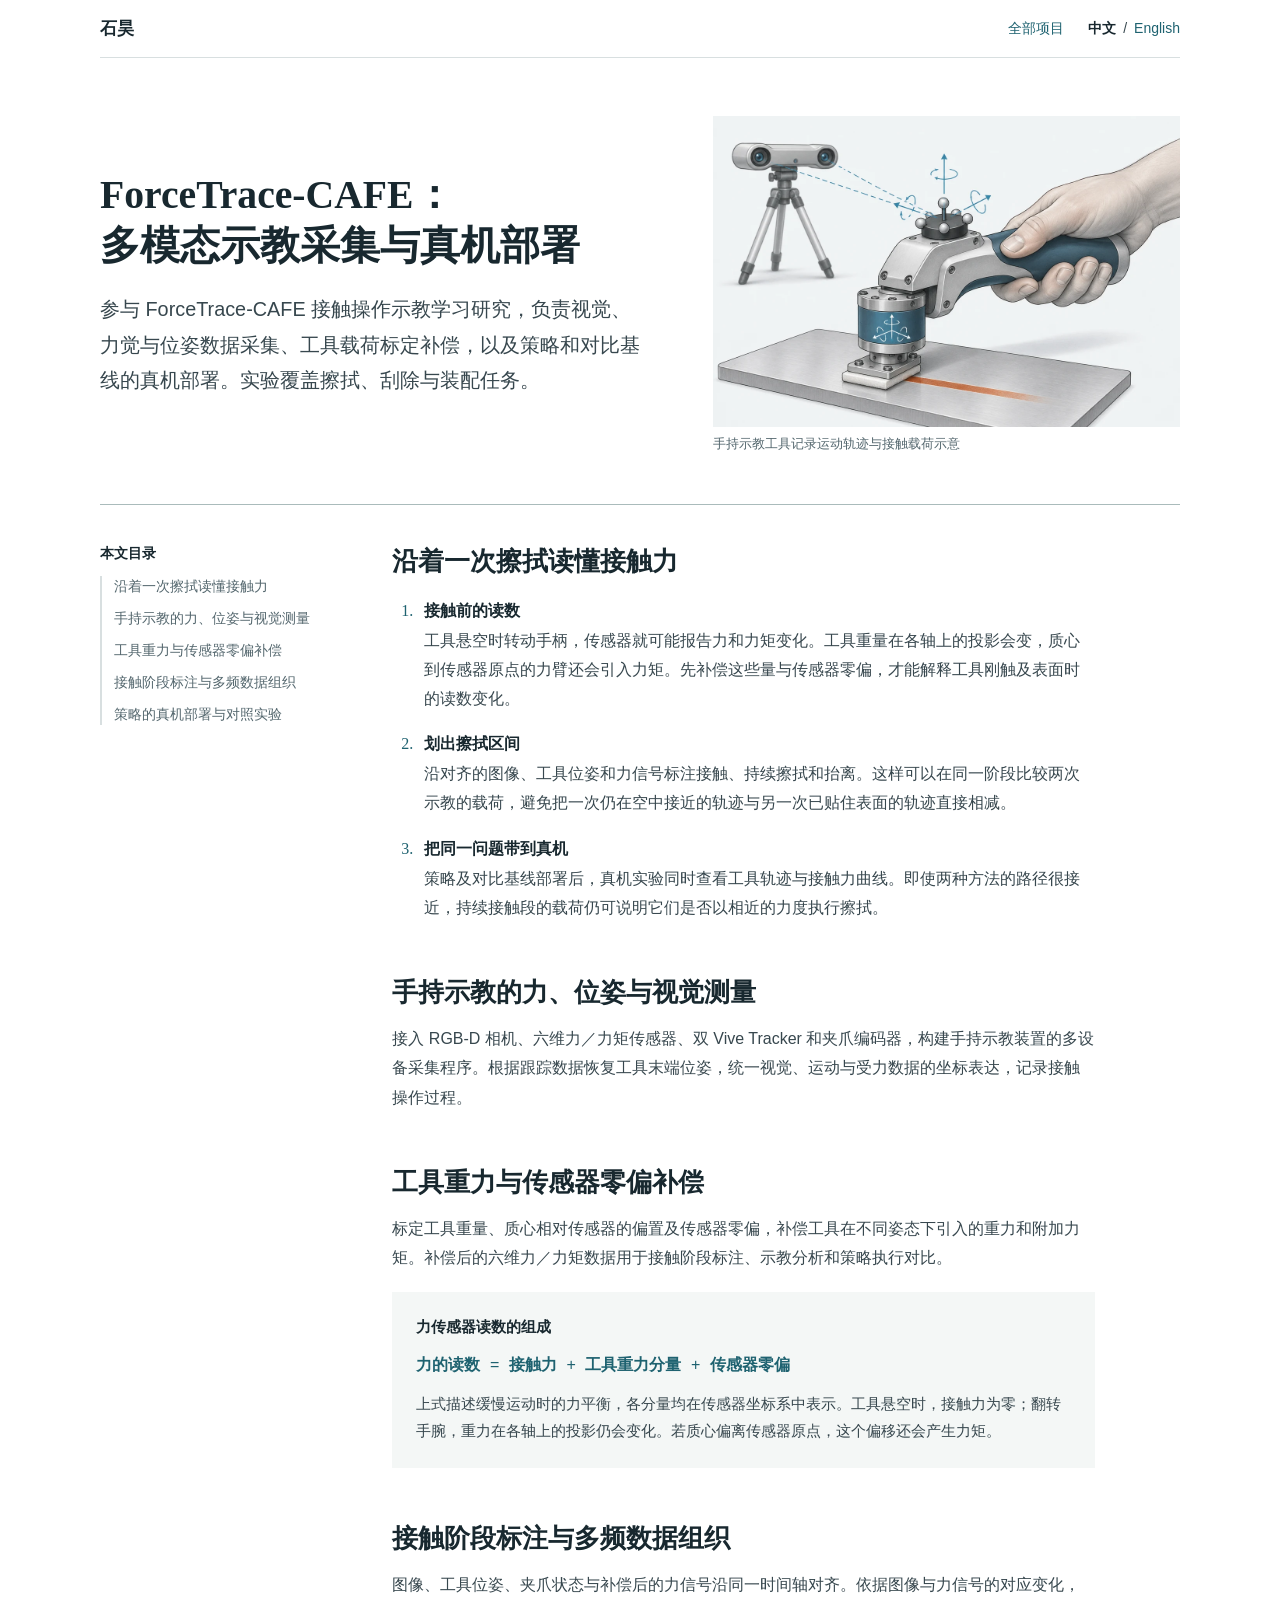
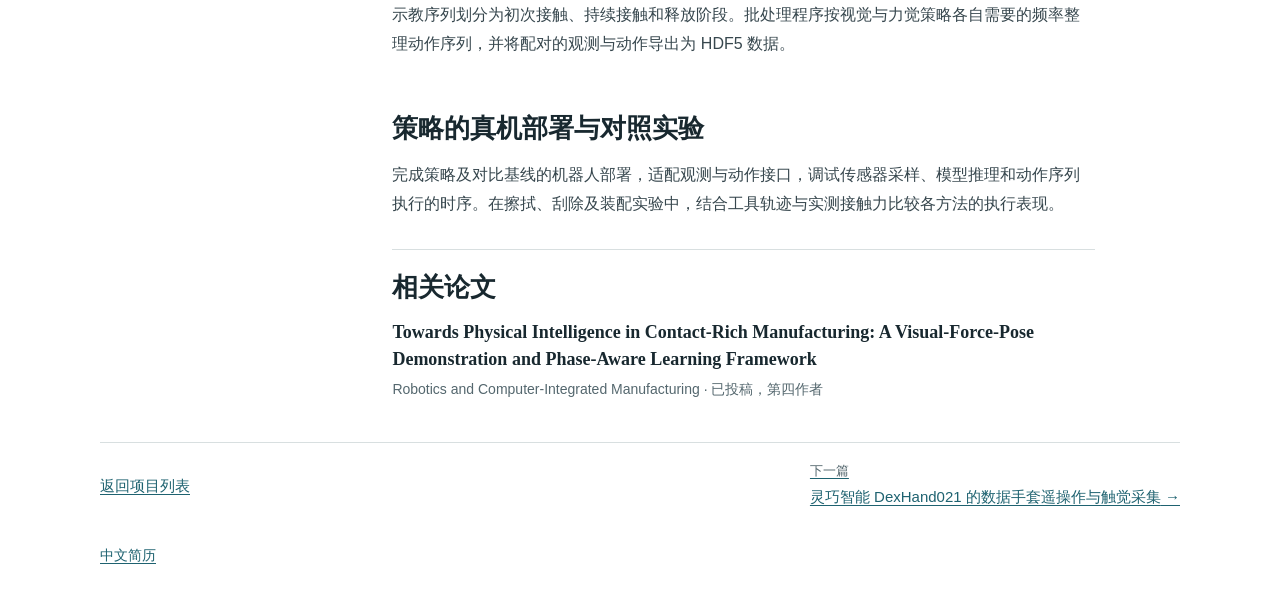
<file: projects/force.html>
<!doctype html>
<html lang="zh-CN">
<head>
  <meta charset="utf-8">
  <meta name="viewport" content="width=device-width, initial-scale=1">
  <meta name="theme-color" content="#ffffff">
  <meta name="description" content="参与 ForceTrace-CAFE 接触操作示教学习研究，负责视觉、力觉与位姿数据采集、工具载荷标定补偿，以及策略和对比基线的真机部署。实验覆盖擦拭、刮除与装配任务。">
  <title>ForceTrace-CAFE：多模态示教采集与真机部署 · 石昊</title>
  <link rel="icon" href="../assets/favicon.svg?v=20261120-sunrise" type="image/svg+xml">
  <link rel="stylesheet" href="../assets/project-archive.css">
  <script defer src="../assets/project-language.js"></script>
</head>
<body data-zh-title="ForceTrace-CAFE：多模态示教采集与真机部署 · 石昊" data-en-title="ForceTrace-CAFE: multimodal demonstration capture and policy deployment · Hao Shi">
  <a class="skip" href="#article"><span class="zh" lang="zh-CN">跳到正文</span><span class="en" lang="en">Skip to article</span></a>
  <header class="site-header">
    <a href="../index.html" data-route="../index.html"><span class="zh" lang="zh-CN">石昊</span><span class="en" lang="en">Hao Shi</span></a>
    <a href="../index.html#projects" data-route="../index.html#projects"><span class="zh" lang="zh-CN">全部项目</span><span class="en" lang="en">All projects</span></a>
    <nav class="switch" aria-label="语言 / Language">
      <a data-lang="zh" lang="zh-CN" href="?lang=zh" aria-current="true">中文</a>
      <span aria-hidden="true">/</span>
      <a data-lang="en" lang="en" href="?lang=en">English</a>
    </nav>
  </header>
  <main id="article" tabindex="-1">
    <article>
      <header class="article-intro" data-anchor>
        <div>
          <h1><span class="zh" lang="zh-CN"><span class="title-phrase">ForceTrace-CAFE：</span><wbr><span class="title-phrase">多模态示教采集</span><wbr><span class="title-phrase">与真机部署</span></span><span class="en" lang="en">ForceTrace-CAFE: multimodal demonstration capture and policy deployment</span></h1>
          <p class="deck"><span class="zh" lang="zh-CN">参与 ForceTrace-CAFE 接触操作示教学习研究，负责视觉、力觉与位姿数据采集、工具载荷标定补偿，以及策略和对比基线的真机部署。实验覆盖擦拭、刮除与装配任务。</span><span class="en" lang="en">I contributed to ForceTrace-CAFE through visual, force and pose data acquisition, tool-load calibration and compensation, and hardware deployment of the policy and comparison baselines. Experiments cover wiping, scraping and assembly.</span></p>
        </div>
        <figure>
          <a class="figure-link" href="../assets/figures/force.webp">
            <img width="1200" height="800" src="../assets/figures/force.webp" decoding="async"
                 alt="手持示教工具记录运动轨迹与接触载荷示意" data-zh-alt="手持示教工具记录运动轨迹与接触载荷示意" data-en-alt="Schematic of handheld demonstration capture with tool motion and contact load">
          </a>
          <figcaption><span class="zh" lang="zh-CN">手持示教工具记录运动轨迹与接触载荷示意</span><span class="en" lang="en">Schematic of handheld demonstration capture with tool motion and contact load</span></figcaption>
        </figure>
      </header>
      <div class="reading-layout">
        <nav class="contents" aria-label="本文目录 / In this article">
          <p><span class="zh" lang="zh-CN">本文目录</span><span class="en" lang="en">In this article</span></p>
          <ol>
            <li><a href="#case"><span class="zh" lang="zh-CN">沿着一次擦拭读懂接触力</span><span class="en" lang="en">Reading the force trace of a single wipe</span></a></li>
            <li><a href="#section-1"><span class="zh" lang="zh-CN">手持示教的力、位姿与视觉测量</span><span class="en" lang="en">Force, pose and visual measurements during handheld demonstrations</span></a></li>
<li><a href="#section-2"><span class="zh" lang="zh-CN">工具重力与传感器零偏补偿</span><span class="en" lang="en">Tool gravity and force/torque sensor bias compensation</span></a></li>
<li><a href="#section-3"><span class="zh" lang="zh-CN">接触阶段标注与多频数据组织</span><span class="en" lang="en">Contact-phase annotation and multi-rate training data</span></a></li>
<li><a href="#section-4"><span class="zh" lang="zh-CN">策略的真机部署与对照实验</span><span class="en" lang="en">Policy deployment and comparative hardware experiments</span></a></li>
          </ol>
        </nav>
        <div class="reading-body">
          <section class="case-study" id="case" data-anchor>
            <h2><span class="zh" lang="zh-CN">沿着一次擦拭读懂接触力</span><span class="en" lang="en">Reading the force trace of a single wipe</span></h2>
            <ol class="case-steps"><li><h3><span class="zh" lang="zh-CN">接触前的读数</span><span class="en" lang="en">Before the first contact</span></h3><p><span class="zh" lang="zh-CN">工具悬空时转动手柄，传感器就可能报告力和力矩变化。工具重量在各轴上的投影会变，质心到传感器原点的力臂还会引入力矩。先补偿这些量与传感器零偏，才能解释工具刚触及表面时的读数变化。</span><span class="en" lang="en">Rotating the tool in free space can change the measured force and torque. Its weight projects onto different sensor axes, and the offset centre of mass creates a moment. Compensating for these terms and sensor bias makes the change at first contact interpretable.</span></p></li>
<li><h3><span class="zh" lang="zh-CN">划出擦拭区间</span><span class="en" lang="en">Identify the interval on the surface</span></h3><p><span class="zh" lang="zh-CN">沿对齐的图像、工具位姿和力信号标注接触、持续擦拭和抬离。这样可以在同一阶段比较两次示教的载荷，避免把一次仍在空中接近的轨迹与另一次已贴住表面的轨迹直接相减。</span><span class="en" lang="en">Aligned images, poses and force readings mark contact onset, the sustained wipe and lift-off. Comparing loads within the same phase avoids pairing a tool still approaching in one trial with a tool already on the surface in another.</span></p></li>
<li><h3><span class="zh" lang="zh-CN">把同一问题带到真机</span><span class="en" lang="en">Ask the same question on the robot</span></h3><p><span class="zh" lang="zh-CN">策略及对比基线部署后，真机实验同时查看工具轨迹与接触力曲线。即使两种方法的路径很接近，持续接触段的载荷仍可说明它们是否以相近的力度执行擦拭。</span><span class="en" lang="en">Hardware trials record the tool trajectory and contact-force profile for the deployed policy and its baselines. Even when two methods trace similar paths, loads during sustained contact show whether they apply comparable forces through the wipe.</span></p></li></ol>
          </section>
                <section id="section-1" data-anchor class="reading-section">
        <h2><span class="zh" lang="zh-CN">手持示教的力、位姿与视觉测量</span><span class="en" lang="en">Force, pose and visual measurements during handheld demonstrations</span></h2>
        <p><span class="zh" lang="zh-CN">接入 RGB-D 相机、六维力／力矩传感器、双 Vive Tracker 和夹爪编码器，构建手持示教装置的多设备采集程序。根据跟踪数据恢复工具末端位姿，统一视觉、运动与受力数据的坐标表达，记录接触操作过程。</span><span class="en" lang="en">Acquisition software integrates an RGB-D camera, a six-axis force/torque sensor, two Vive Trackers and a gripper encoder on the handheld demonstration device. Tracker measurements recover tool poses, and coordinate transformations place visual, motion and force data in a common frame for recording contact-rich manipulation.</span></p>
      </section>
      <section id="section-2" data-anchor class="reading-section">
        <h2><span class="zh" lang="zh-CN">工具重力与传感器零偏补偿</span><span class="en" lang="en">Tool gravity and force/torque sensor bias compensation</span></h2>
        <p><span class="zh" lang="zh-CN">标定工具重量、质心相对传感器的偏置及传感器零偏，补偿工具在不同姿态下引入的重力和附加力矩。补偿后的六维力／力矩数据用于接触阶段标注、示教分析和策略执行对比。</span><span class="en" lang="en">Calibration estimates tool weight, the centre-of-mass offset relative to the sensor and sensor bias. Compensation removes the orientation-dependent contributions of tool weight and its moment. The compensated wrench data support contact-phase annotation, demonstration analysis and comparisons of policy execution.</span></p>
        <figure class="load-diagram">
          <figcaption><span class="zh" lang="zh-CN">力传感器读数的组成</span><span class="en" lang="en">What the force sensor measures</span></figcaption>
          <div class="load-equation">
            <span><span class="zh" lang="zh-CN">力的读数</span><span class="en" lang="en">Measured force</span></span><span>=</span>
            <span><span class="zh" lang="zh-CN">接触力</span><span class="en" lang="en">Contact force</span></span><span>+</span>
            <span><span class="zh" lang="zh-CN">工具重力分量</span><span class="en" lang="en">Tool weight in the sensor frame</span></span><span>+</span>
            <span><span class="zh" lang="zh-CN">传感器零偏</span><span class="en" lang="en">Sensor bias</span></span>
          </div>
          <p><span class="zh" lang="zh-CN">上式描述缓慢运动时的力平衡，各分量均在传感器坐标系中表示。工具悬空时，接触力为零；翻转手腕，重力在各轴上的投影仍会变化。若质心偏离传感器原点，这个偏移还会产生力矩。</span><span class="en" lang="en">This quasi-static force balance uses the sensor frame throughout. With the tool clear of the surface, contact force is zero, yet rotating the wrist changes the weight projected onto each sensor axis. If the tool’s centre of mass is offset from the sensor origin, its weight also produces a moment.</span></p>
        </figure>
      </section>
      <section id="section-3" data-anchor class="reading-section">
        <h2><span class="zh" lang="zh-CN">接触阶段标注与多频数据组织</span><span class="en" lang="en">Contact-phase annotation and multi-rate training data</span></h2>
        <p><span class="zh" lang="zh-CN">图像、工具位姿、夹爪状态与补偿后的力信号沿同一时间轴对齐。依据图像与力信号的对应变化，示教序列划分为初次接触、持续接触和释放阶段。批处理程序按视觉与力觉策略各自需要的频率整理动作序列，并将配对的观测与动作导出为 HDF5 数据。</span><span class="en" lang="en">Images, tool poses, gripper states and compensated force measurements share a common timeline. The aligned images and force signals support annotation of contact onset, sustained contact and release. Batch processing prepares action sequences at the rates required by the visual and force-based policies and exports the paired observations and actions to HDF5.</span></p>
      </section>
      <section id="section-4" data-anchor class="reading-section">
        <h2><span class="zh" lang="zh-CN">策略的真机部署与对照实验</span><span class="en" lang="en">Policy deployment and comparative hardware experiments</span></h2>
        <p><span class="zh" lang="zh-CN">完成策略及对比基线的机器人部署，适配观测与动作接口，调试传感器采样、模型推理和动作序列执行的时序。在擦拭、刮除及装配实验中，结合工具轨迹与实测接触力比较各方法的执行表现。</span><span class="en" lang="en">Hardware deployment adapts observation and action interfaces for the policy and comparison baselines and coordinates sensor sampling, inference and action-sequence execution. Wiping, scraping and assembly experiments compare execution using tool trajectories and measured contact forces.</span></p>
      </section>
      <aside class="publication" data-anchor>
        <h2><span class="zh" lang="zh-CN">相关论文</span><span class="en" lang="en">Related paper</span></h2>
        <p lang="en">Towards Physical Intelligence in Contact-Rich Manufacturing: A Visual-Force-Pose Demonstration and Phase-Aware Learning Framework</p>
        <p class="paper-details"><span lang="en">Robotics and Computer-Integrated Manufacturing</span> · <span class="zh" lang="zh-CN">已投稿，第四作者</span><span class="en" lang="en">Submitted, fourth author</span></p>
      </aside>
        </div>
      </div>
    </article>
    <nav class="project-nav" aria-label="项目导航 / Project navigation">
      <a href="../index.html#projects" data-route="../index.html#projects"><span class="zh" lang="zh-CN">返回项目列表</span><span class="en" lang="en">Back to projects</span></a>
      <a href="hand.html" data-route="hand.html"><small><span class="zh" lang="zh-CN">下一篇</span><span class="en" lang="en">Next project</span></small><span class="zh" lang="zh-CN">灵巧智能 DexHand021 的数据手套遥操作与触觉采集</span><span class="en" lang="en">Glove teleoperation and tactile data collection for DexRobot’s DexHand021</span> →</a>
    </nav>
  </main>
  <footer>
    <a class="zh" lang="zh-CN" href="../cv/hao-shi-zh.pdf">中文简历</a>
    <a class="en" lang="en" href="../cv/hao-shi-en.pdf">English CV</a>
  </footer>
</body>
</html>
</file>
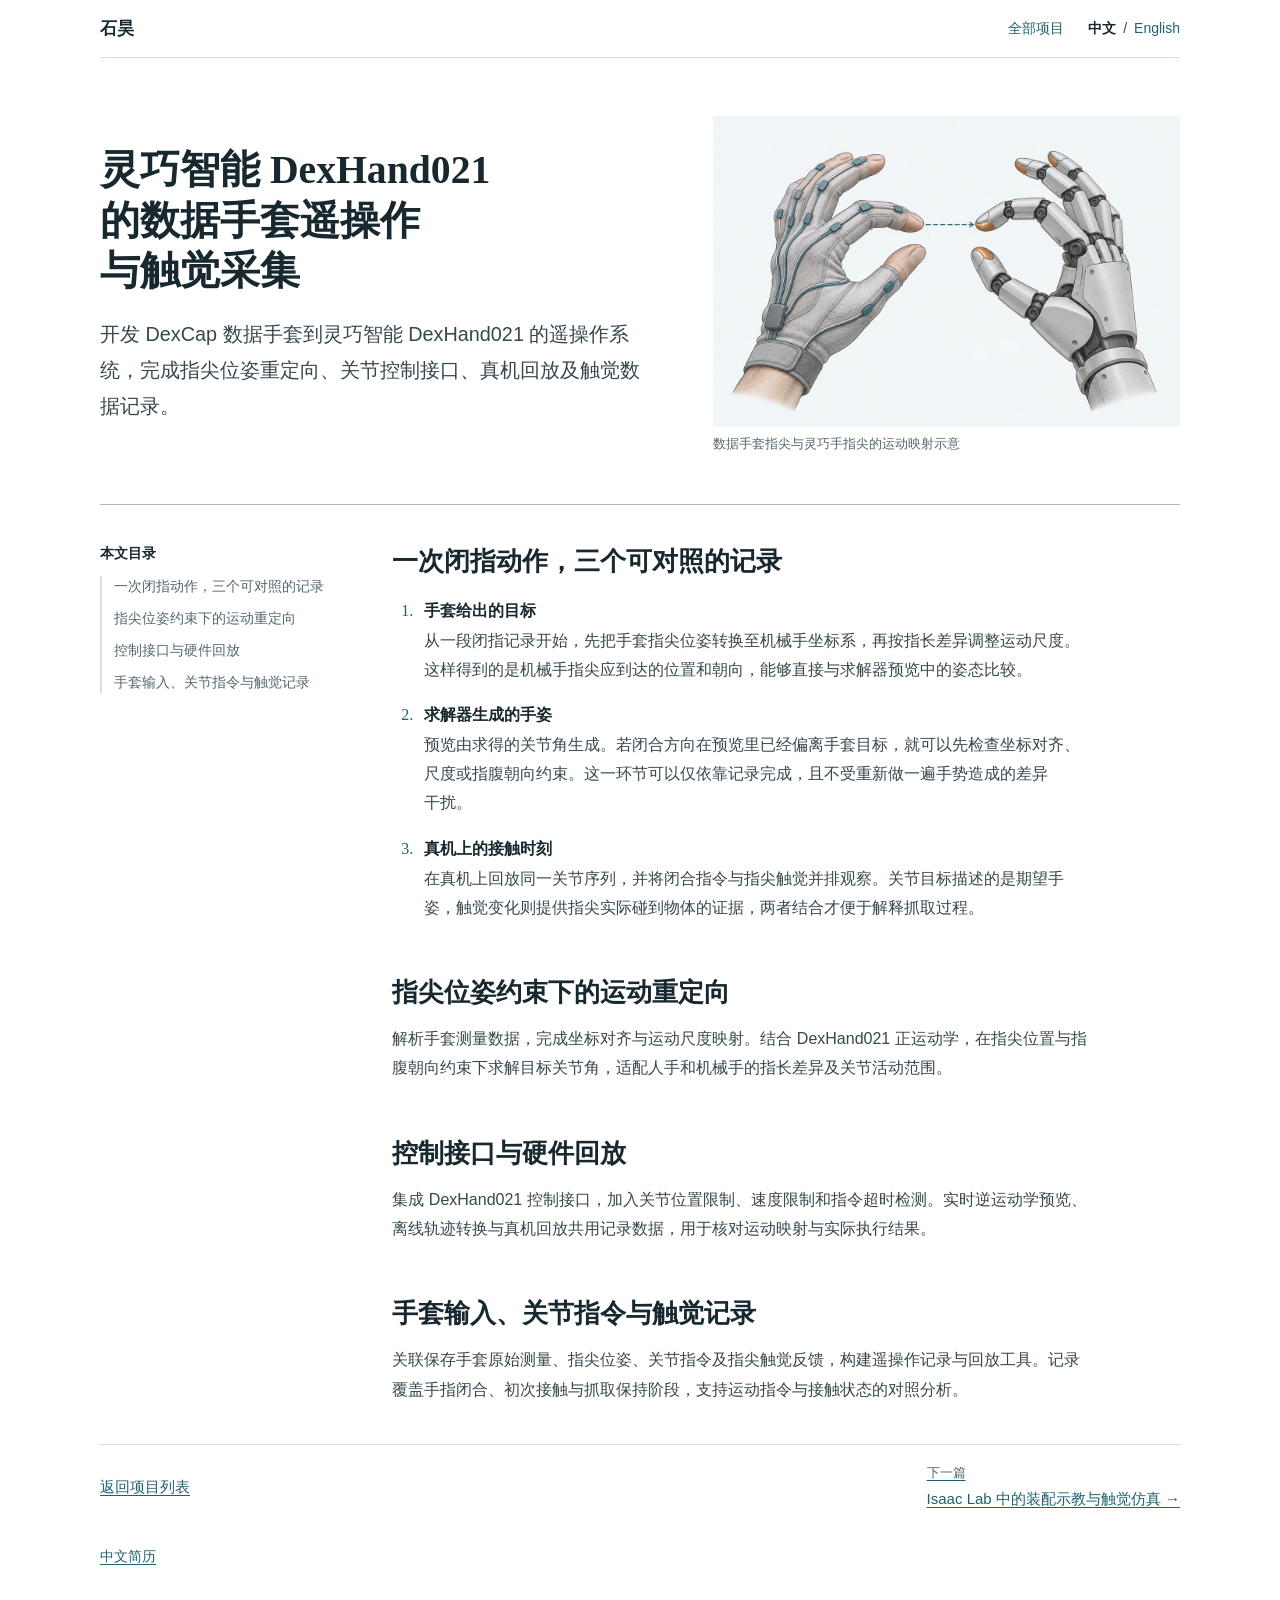
<file: projects/hand.html>
<!doctype html>
<html lang="zh-CN">
<head>
  <meta charset="utf-8">
  <meta name="viewport" content="width=device-width, initial-scale=1">
  <meta name="theme-color" content="#ffffff">
  <meta name="description" content="开发 DexCap 数据手套到灵巧智能 DexHand021 的遥操作系统，完成指尖位姿重定向、关节控制接口、真机回放及触觉数据记录。">
  <title>灵巧智能 DexHand021 的数据手套遥操作与触觉采集 · 石昊</title>
  <link rel="icon" href="../assets/favicon.svg?v=20261120-sunrise" type="image/svg+xml">
  <link rel="stylesheet" href="../assets/project-archive.css">
  <script defer src="../assets/project-language.js"></script>
</head>
<body data-zh-title="灵巧智能 DexHand021 的数据手套遥操作与触觉采集 · 石昊" data-en-title="Glove teleoperation and tactile data collection for DexRobot’s DexHand021 · Hao Shi">
  <a class="skip" href="#article"><span class="zh" lang="zh-CN">跳到正文</span><span class="en" lang="en">Skip to article</span></a>
  <header class="site-header">
    <a href="../index.html" data-route="../index.html"><span class="zh" lang="zh-CN">石昊</span><span class="en" lang="en">Hao Shi</span></a>
    <a href="../index.html#projects" data-route="../index.html#projects"><span class="zh" lang="zh-CN">全部项目</span><span class="en" lang="en">All projects</span></a>
    <nav class="switch" aria-label="语言 / Language">
      <a data-lang="zh" lang="zh-CN" href="?lang=zh" aria-current="true">中文</a>
      <span aria-hidden="true">/</span>
      <a data-lang="en" lang="en" href="?lang=en">English</a>
    </nav>
  </header>
  <main id="article" tabindex="-1">
    <article>
      <header class="article-intro" data-anchor>
        <div>
          <h1><span class="zh" lang="zh-CN"><span class="title-phrase">灵巧智能 DexHand021 的数据手套遥操作</span><wbr><span class="title-phrase">与触觉采集</span></span><span class="en" lang="en">Glove teleoperation and tactile data collection for DexRobot’s DexHand021</span></h1>
          <p class="deck"><span class="zh" lang="zh-CN">开发 DexCap 数据手套到灵巧智能 DexHand021 的遥操作系统，完成指尖位姿重定向、关节控制接口、真机回放及触觉数据记录。</span><span class="en" lang="en">I developed a teleoperation system that maps DexCap glove motion to DexRobot’s DexHand021 hand. It supports fingertip pose retargeting, joint control, hardware replay and tactile recording.</span></p>
        </div>
        <figure>
          <a class="figure-link" href="../assets/figures/hand.webp">
            <img width="1200" height="800" src="../assets/figures/hand.webp" decoding="async"
                 alt="数据手套指尖与灵巧手指尖的运动映射示意" data-zh-alt="数据手套指尖与灵巧手指尖的运动映射示意" data-en-alt="Schematic of fingertip motion retargeting from a data glove to a dexterous hand">
          </a>
          <figcaption><span class="zh" lang="zh-CN">数据手套指尖与灵巧手指尖的运动映射示意</span><span class="en" lang="en">Schematic of fingertip motion retargeting from a data glove to a dexterous hand</span></figcaption>
        </figure>
      </header>
      <div class="reading-layout">
        <nav class="contents" aria-label="本文目录 / In this article">
          <p><span class="zh" lang="zh-CN">本文目录</span><span class="en" lang="en">In this article</span></p>
          <ol>
            <li><a href="#case"><span class="zh" lang="zh-CN">一次闭指动作，三个可对照的记录</span><span class="en" lang="en">Three records of the same closing motion</span></a></li>
            <li><a href="#section-1"><span class="zh" lang="zh-CN">指尖位姿约束下的运动重定向</span><span class="en" lang="en">Motion retargeting with fingertip pose constraints</span></a></li>
<li><a href="#section-2"><span class="zh" lang="zh-CN">控制接口与硬件回放</span><span class="en" lang="en">Hardware control and trajectory replay</span></a></li>
<li><a href="#section-3"><span class="zh" lang="zh-CN">手套输入、关节指令与触觉记录</span><span class="en" lang="en">Glove, joint-command and tactile recording</span></a></li>
          </ol>
        </nav>
        <div class="reading-body">
          <section class="case-study" id="case" data-anchor>
            <h2><span class="zh" lang="zh-CN">一次闭指动作，三个可对照的记录</span><span class="en" lang="en">Three records of the same closing motion</span></h2>
            <ol class="case-steps"><li><h3><span class="zh" lang="zh-CN">手套给出的目标</span><span class="en" lang="en">What the glove specifies</span></h3><p><span class="zh" lang="zh-CN">从一段闭指记录开始，先把手套指尖位姿转换至机械手坐标系，再按指长差异调整运动尺度。这样得到的是机械手指尖应到达的位置和朝向，能够直接与求解器预览中的姿态比较。</span><span class="en" lang="en">Start with a recorded finger closure. The glove poses are transformed into the robot hand’s frame and the motion is scaled for its finger lengths. The resulting fingertip positions and orientations provide explicit targets for comparison with the solver preview.</span></p></li>
<li><h3><span class="zh" lang="zh-CN">求解器生成的手姿</span><span class="en" lang="en">What the solver can reproduce</span></h3><p><span class="zh" lang="zh-CN">预览由求得的关节角生成。若闭合方向在预览里已经偏离手套目标，就可以先检查坐标对齐、尺度或指腹朝向约束。这一环节可以仅依靠记录完成，且不受重新做一遍手势造成的差异干扰。</span><span class="en" lang="en">The preview reconstructs a hand pose from the solved joint angles. If the closing direction is already wrong there, coordinate alignment, scale and pad-orientation constraints can be examined from the recording without variation from a second performance of the gesture.</span></p></li>
<li><h3><span class="zh" lang="zh-CN">真机上的接触时刻</span><span class="en" lang="en">When contact occurs on hardware</span></h3><p><span class="zh" lang="zh-CN">在真机上回放同一关节序列，并将闭合指令与指尖触觉并排观察。关节目标描述的是期望手姿，触觉变化则提供指尖实际碰到物体的证据，两者结合才便于解释抓取过程。</span><span class="en" lang="en">Replay the same joint sequence on the physical hand and inspect closure commands alongside fingertip tactile readings. The commands specify the intended pose. The tactile response supplies evidence of contact with the object during execution.</span></p></li></ol>
          </section>
                <section id="section-1" data-anchor class="reading-section">
        <h2><span class="zh" lang="zh-CN">指尖位姿约束下的运动重定向</span><span class="en" lang="en">Motion retargeting with fingertip pose constraints</span></h2>
        <p><span class="zh" lang="zh-CN">解析手套测量数据，完成坐标对齐与运动尺度映射。结合 DexHand021 正运动学，在指尖位置与指腹朝向约束下求解目标关节角，适配人手和机械手的指长差异及关节活动范围。</span><span class="en" lang="en">Glove measurements are decoded, transformed into the robot hand frame and rescaled to account for differences in finger length. An inverse-kinematics solver uses the DexHand021 forward model to satisfy fingertip-position and fingerpad-orientation constraints within the hand’s joint limits.</span></p>
      </section>
      <section id="section-2" data-anchor class="reading-section">
        <h2><span class="zh" lang="zh-CN">控制接口与硬件回放</span><span class="en" lang="en">Hardware control and trajectory replay</span></h2>
        <p><span class="zh" lang="zh-CN">集成 DexHand021 控制接口，加入关节位置限制、速度限制和指令超时检测。实时逆运动学预览、离线轨迹转换与真机回放共用记录数据，用于核对运动映射与实际执行结果。</span><span class="en" lang="en">The DexHand021 control interface enforces joint-position and velocity limits and detects command timeouts. Live inverse-kinematics previews, offline trajectory conversion and hardware replay use the same recorded data to compare retargeted motion with physical execution.</span></p>
      </section>
      <section id="section-3" data-anchor class="reading-section">
        <h2><span class="zh" lang="zh-CN">手套输入、关节指令与触觉记录</span><span class="en" lang="en">Glove, joint-command and tactile recording</span></h2>
        <p><span class="zh" lang="zh-CN">关联保存手套原始测量、指尖位姿、关节指令及指尖触觉反馈，构建遥操作记录与回放工具。记录覆盖手指闭合、初次接触与抓取保持阶段，支持运动指令与接触状态的对照分析。</span><span class="en" lang="en">Recording and replay tools associate raw glove measurements, fingertip poses, joint commands and tactile feedback. Records span finger closure, initial contact and sustained grasps, supporting comparisons between commanded motion and observed contact states.</span></p>
      </section>
        </div>
      </div>
    </article>
    <nav class="project-nav" aria-label="项目导航 / Project navigation">
      <a href="../index.html#projects" data-route="../index.html#projects"><span class="zh" lang="zh-CN">返回项目列表</span><span class="en" lang="en">Back to projects</span></a>
      <a href="sim.html" data-route="sim.html"><small><span class="zh" lang="zh-CN">下一篇</span><span class="en" lang="en">Next project</span></small><span class="zh" lang="zh-CN">Isaac Lab 中的装配示教与触觉仿真</span><span class="en" lang="en">Assembly demonstrations and tactile simulation in Isaac Lab</span> →</a>
    </nav>
  </main>
  <footer>
    <a class="zh" lang="zh-CN" href="../cv/hao-shi-zh.pdf">中文简历</a>
    <a class="en" lang="en" href="../cv/hao-shi-en.pdf">English CV</a>
  </footer>
</body>
</html>
</file>
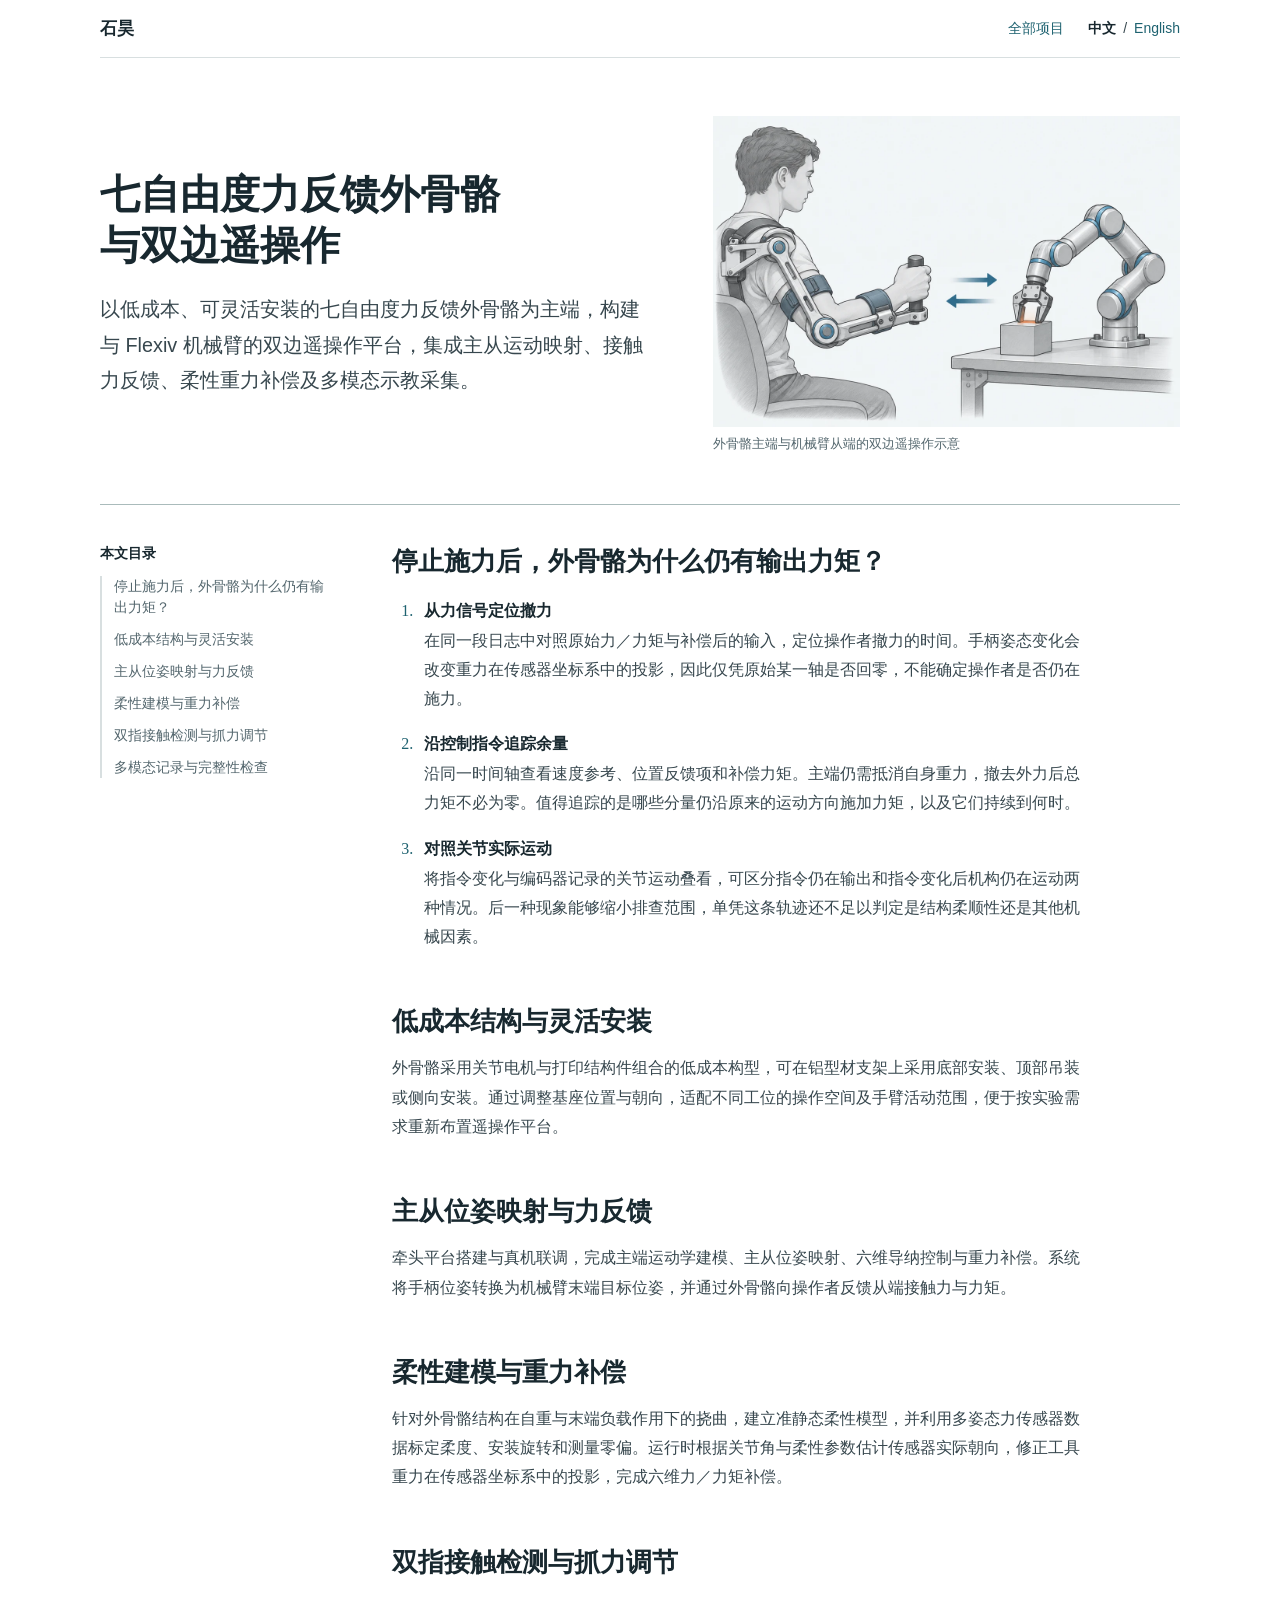
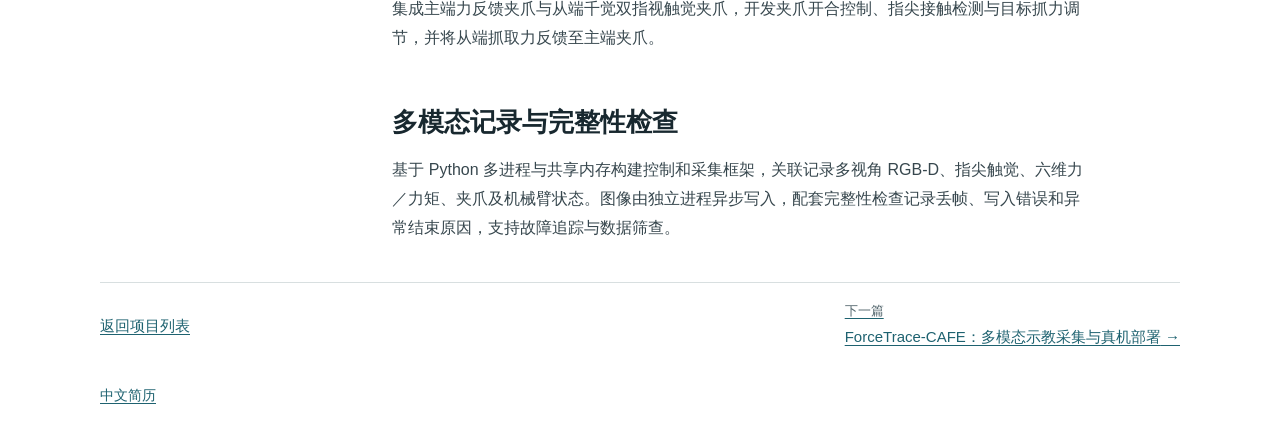
<file: projects/haptic.html>
<!doctype html>
<html lang="zh-CN">
<head>
  <meta charset="utf-8">
  <meta name="viewport" content="width=device-width, initial-scale=1">
  <meta name="theme-color" content="#ffffff">
  <meta name="description" content="以低成本、可灵活安装的七自由度力反馈外骨骼为主端，构建与 Flexiv 机械臂的双边遥操作平台，集成主从运动映射、接触力反馈、柔性重力补偿及多模态示教采集。">
  <title>七自由度力反馈外骨骼与双边遥操作 · 石昊</title>
  <link rel="icon" href="../assets/favicon.svg?v=20261120-sunrise" type="image/svg+xml">
  <link rel="stylesheet" href="../assets/project-archive.css">
  <script defer src="../assets/project-language.js"></script>
</head>
<body data-zh-title="七自由度力反馈外骨骼与双边遥操作 · 石昊" data-en-title="Bilateral teleoperation with a seven-degree-of-freedom haptic exoskeleton · Hao Shi">
  <a class="skip" href="#article"><span class="zh" lang="zh-CN">跳到正文</span><span class="en" lang="en">Skip to article</span></a>
  <header class="site-header">
    <a href="../index.html" data-route="../index.html"><span class="zh" lang="zh-CN">石昊</span><span class="en" lang="en">Hao Shi</span></a>
    <a href="../index.html#projects" data-route="../index.html#projects"><span class="zh" lang="zh-CN">全部项目</span><span class="en" lang="en">All projects</span></a>
    <nav class="switch" aria-label="语言 / Language">
      <a data-lang="zh" lang="zh-CN" href="?lang=zh" aria-current="true">中文</a>
      <span aria-hidden="true">/</span>
      <a data-lang="en" lang="en" href="?lang=en">English</a>
    </nav>
  </header>
  <main id="article" tabindex="-1">
    <article>
      <header class="article-intro" data-anchor>
        <div>
          <h1><span class="zh" lang="zh-CN"><span class="title-phrase">七自由度力反馈外骨骼</span><wbr><span class="title-phrase">与双边遥操作</span></span><span class="en" lang="en">Bilateral teleoperation with a seven-degree-of-freedom haptic exoskeleton</span></h1>
          <p class="deck"><span class="zh" lang="zh-CN">以低成本、可灵活安装的七自由度力反馈外骨骼为主端，构建与 Flexiv 机械臂的双边遥操作平台，集成主从运动映射、接触力反馈、柔性重力补偿及多模态示教采集。</span><span class="en" lang="en">A low-cost, seven-degree-of-freedom haptic exoskeleton with configurable mounting serves as the master device for bilateral teleoperation of a Flexiv arm. The platform integrates motion retargeting, contact-force feedback, flexible-link gravity compensation and multimodal demonstration capture.</span></p>
        </div>
        <figure>
          <a class="figure-link" href="../assets/figures/haptic.webp">
            <img width="1200" height="800" src="../assets/figures/haptic.webp" decoding="async"
                 alt="外骨骼主端与机械臂从端的双边遥操作示意" data-zh-alt="外骨骼主端与机械臂从端的双边遥操作示意" data-en-alt="Schematic of bilateral teleoperation between an exoskeleton and a robot arm">
          </a>
          <figcaption><span class="zh" lang="zh-CN">外骨骼主端与机械臂从端的双边遥操作示意</span><span class="en" lang="en">Schematic of bilateral teleoperation between an exoskeleton and a robot arm</span></figcaption>
        </figure>
      </header>
      <div class="reading-layout">
        <nav class="contents" aria-label="本文目录 / In this article">
          <p><span class="zh" lang="zh-CN">本文目录</span><span class="en" lang="en">In this article</span></p>
          <ol>
            <li><a href="#case"><span class="zh" lang="zh-CN">停止施力后，外骨骼为什么仍有输出力矩？</span><span class="en" lang="en">Why can the exoskeleton still produce torque when the operator stops pushing?</span></a></li>
            <li><a href="#section-1"><span class="zh" lang="zh-CN">低成本结构与灵活安装</span><span class="en" lang="en">Low-cost construction and configurable mounting</span></a></li>
<li><a href="#section-2"><span class="zh" lang="zh-CN">主从位姿映射与力反馈</span><span class="en" lang="en">Bilateral motion and force mapping</span></a></li>
<li><a href="#section-3"><span class="zh" lang="zh-CN">柔性建模与重力补偿</span><span class="en" lang="en">Flexible-link modelling and gravity compensation</span></a></li>
<li><a href="#section-4"><span class="zh" lang="zh-CN">双指接触检测与抓力调节</span><span class="en" lang="en">Dual-fingertip contact detection and grasp-force control</span></a></li>
<li><a href="#section-5"><span class="zh" lang="zh-CN">多模态记录与完整性检查</span><span class="en" lang="en">Multimodal recording and integrity checks</span></a></li>
          </ol>
        </nav>
        <div class="reading-body">
          <section class="case-study" id="case" data-anchor>
            <h2><span class="zh" lang="zh-CN">停止施力后，外骨骼为什么仍有输出力矩？</span><span class="en" lang="en">Why can the exoskeleton still produce torque when the operator stops pushing?</span></h2>
            <ol class="case-steps"><li><h3><span class="zh" lang="zh-CN">从力信号定位撤力</span><span class="en" lang="en">Locate the release in the force signal</span></h3><p><span class="zh" lang="zh-CN">在同一段日志中对照原始力／力矩与补偿后的输入，定位操作者撤力的时间。手柄姿态变化会改变重力在传感器坐标系中的投影，因此仅凭原始某一轴是否回零，不能确定操作者是否仍在施力。</span><span class="en" lang="en">The raw wrench and compensated input give a time reference for load removal. A change in handle orientation also changes the projection of gravity into the sensor frame, so a raw component can remain nonzero after the operator stops applying force.</span></p></li>
<li><h3><span class="zh" lang="zh-CN">沿控制指令追踪余量</span><span class="en" lang="en">Trace the remaining torque command</span></h3><p><span class="zh" lang="zh-CN">沿同一时间轴查看速度参考、位置反馈项和补偿力矩。主端仍需抵消自身重力，撤去外力后总力矩不必为零。值得追踪的是哪些分量仍沿原来的运动方向施加力矩，以及它们持续到何时。</span><span class="en" lang="en">Velocity references, position-feedback torque and compensation terms can be inspected on the same timeline. Gravity support remains necessary after release. The diagnostic question is which terms still drive the joint in the previous direction and for how long.</span></p></li>
<li><h3><span class="zh" lang="zh-CN">对照关节实际运动</span><span class="en" lang="en">Compare the measured joint response</span></h3><p><span class="zh" lang="zh-CN">将指令变化与编码器记录的关节运动叠看，可区分指令仍在输出和指令变化后机构仍在运动两种情况。后一种现象能够缩小排查范围，单凭这条轨迹还不足以判定是结构柔顺性还是其他机械因素。</span><span class="en" lang="en">Comparing the command with encoder motion distinguishes a continuing drive command from motion that persists after the command changes. The latter narrows the diagnosis, though the trace alone cannot separate structural compliance from other mechanical effects.</span></p></li></ol>
          </section>
                <section id="section-1" data-anchor class="reading-section">
        <h2><span class="zh" lang="zh-CN">低成本结构与灵活安装</span><span class="en" lang="en">Low-cost construction and configurable mounting</span></h2>
        <p><span class="zh" lang="zh-CN">外骨骼采用关节电机与打印结构件组合的低成本构型，可在铝型材支架上采用底部安装、顶部吊装或侧向安装。通过调整基座位置与朝向，适配不同工位的操作空间及手臂活动范围，便于按实验需求重新布置遥操作平台。</span><span class="en" lang="en">The exoskeleton combines joint motors with 3D-printed structural components in a low-cost configuration. Its base supports bottom, overhead and side mounting on an aluminium-extrusion frame. Adjustable base placement and orientation accommodate different workstation layouts and arm workspaces, allowing the teleoperation setup to be reconfigured for different experiments.</span></p>
      </section>
      <section id="section-2" data-anchor class="reading-section">
        <h2><span class="zh" lang="zh-CN">主从位姿映射与力反馈</span><span class="en" lang="en">Bilateral motion and force mapping</span></h2>
        <p><span class="zh" lang="zh-CN">牵头平台搭建与真机联调，完成主端运动学建模、主从位姿映射、六维导纳控制与重力补偿。系统将手柄位姿转换为机械臂末端目标位姿，并通过外骨骼向操作者反馈从端接触力与力矩。</span><span class="en" lang="en">I led platform development and hardware integration, including exoskeleton kinematics, master–slave pose mapping, six-dimensional admittance control and gravity compensation. Handle poses define target end-effector poses, while contact forces and torques at the robot are returned to the operator through the exoskeleton.</span></p>
      </section>
      <section id="section-3" data-anchor class="reading-section">
        <h2><span class="zh" lang="zh-CN">柔性建模与重力补偿</span><span class="en" lang="en">Flexible-link modelling and gravity compensation</span></h2>
        <p><span class="zh" lang="zh-CN">针对外骨骼结构在自重与末端负载作用下的挠曲，建立准静态柔性模型，并利用多姿态力传感器数据标定柔度、安装旋转和测量零偏。运行时根据关节角与柔性参数估计传感器实际朝向，修正工具重力在传感器坐标系中的投影，完成六维力／力矩补偿。</span><span class="en" lang="en">A quasi-static flexible-link model represents deflection under link weight and the end-effector payload. Force-sensor measurements across multiple poses are used to calibrate compliance, mounting rotation and measurement bias. At runtime, sensor orientation is estimated from joint angles and the calibrated flexible-link model. This corrects the projection of tool weight into the sensor frame for six-axis force/torque compensation.</span></p>
      </section>
      <section id="section-4" data-anchor class="reading-section">
        <h2><span class="zh" lang="zh-CN">双指接触检测与抓力调节</span><span class="en" lang="en">Dual-fingertip contact detection and grasp-force control</span></h2>
        <p><span class="zh" lang="zh-CN">集成主端力反馈夹爪与从端千觉双指视触觉夹爪，开发夹爪开合控制、指尖接触检测与目标抓力调节，并将从端抓取力反馈至主端夹爪。</span><span class="en" lang="en">I integrated a master-side haptic gripper with a slave-side Xense two-finger visuotactile gripper and developed opening and closing control, fingertip contact detection and grasp-force regulation. Grasp forces measured at the slave gripper are rendered at the master gripper.</span></p>
      </section>
      <section id="section-5" data-anchor class="reading-section">
        <h2><span class="zh" lang="zh-CN">多模态记录与完整性检查</span><span class="en" lang="en">Multimodal recording and integrity checks</span></h2>
        <p><span class="zh" lang="zh-CN">基于 Python 多进程与共享内存构建控制和采集框架，关联记录多视角 RGB-D、指尖触觉、六维力／力矩、夹爪及机械臂状态。图像由独立进程异步写入，配套完整性检查记录丢帧、写入错误和异常结束原因，支持故障追踪与数据筛查。</span><span class="en" lang="en">A Python multiprocessing framework uses shared memory for control and acquisition, associating multi-view RGB-D, fingertip tactile images, six-axis force/torque, gripper state and arm state. Separate processes write images asynchronously. Integrity checks record dropped frames, write errors and abnormal termination to support fault diagnosis and dataset screening.</span></p>
      </section>
        </div>
      </div>
    </article>
    <nav class="project-nav" aria-label="项目导航 / Project navigation">
      <a href="../index.html#projects" data-route="../index.html#projects"><span class="zh" lang="zh-CN">返回项目列表</span><span class="en" lang="en">Back to projects</span></a>
      <a href="force.html" data-route="force.html"><small><span class="zh" lang="zh-CN">下一篇</span><span class="en" lang="en">Next project</span></small><span class="zh" lang="zh-CN">ForceTrace-CAFE：多模态示教采集与真机部署</span><span class="en" lang="en">ForceTrace-CAFE: multimodal demonstration capture and policy deployment</span> →</a>
    </nav>
  </main>
  <footer>
    <a class="zh" lang="zh-CN" href="../cv/hao-shi-zh.pdf">中文简历</a>
    <a class="en" lang="en" href="../cv/hao-shi-en.pdf">English CV</a>
  </footer>
</body>
</html>
</file>
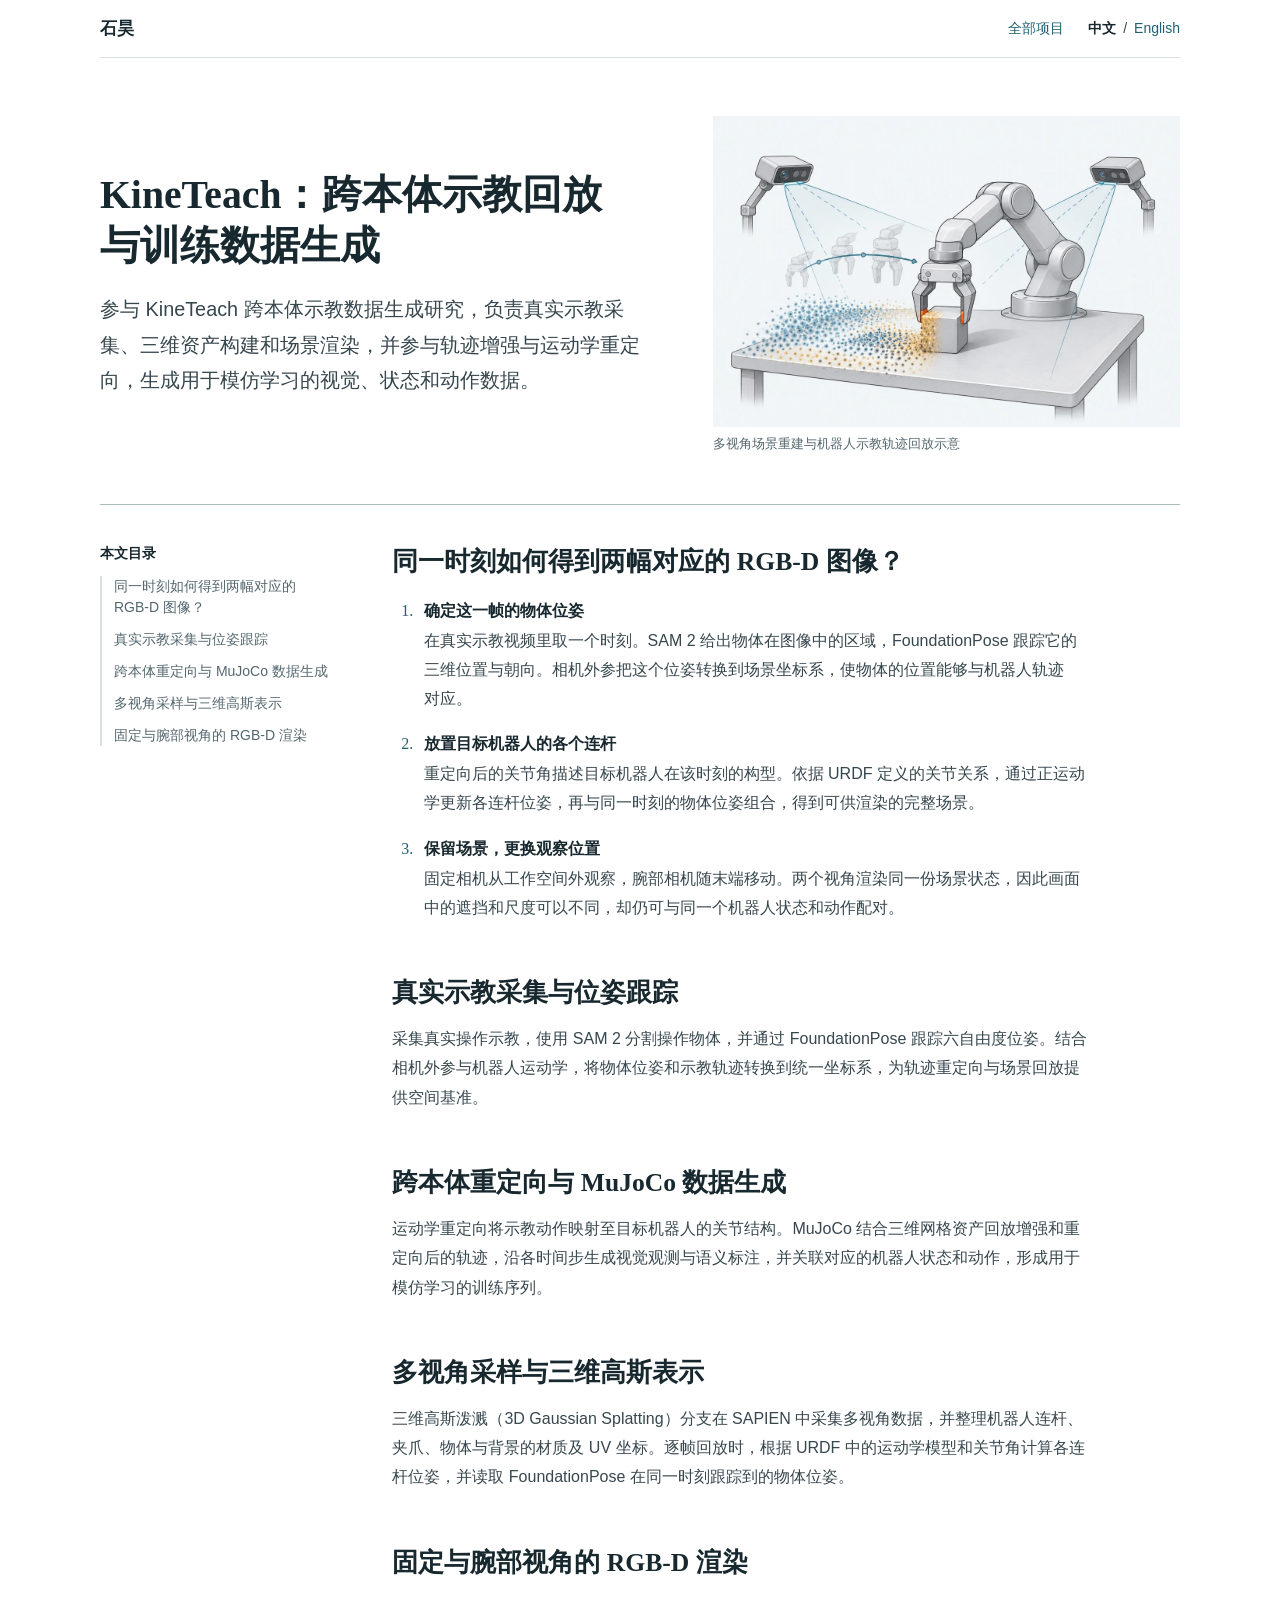
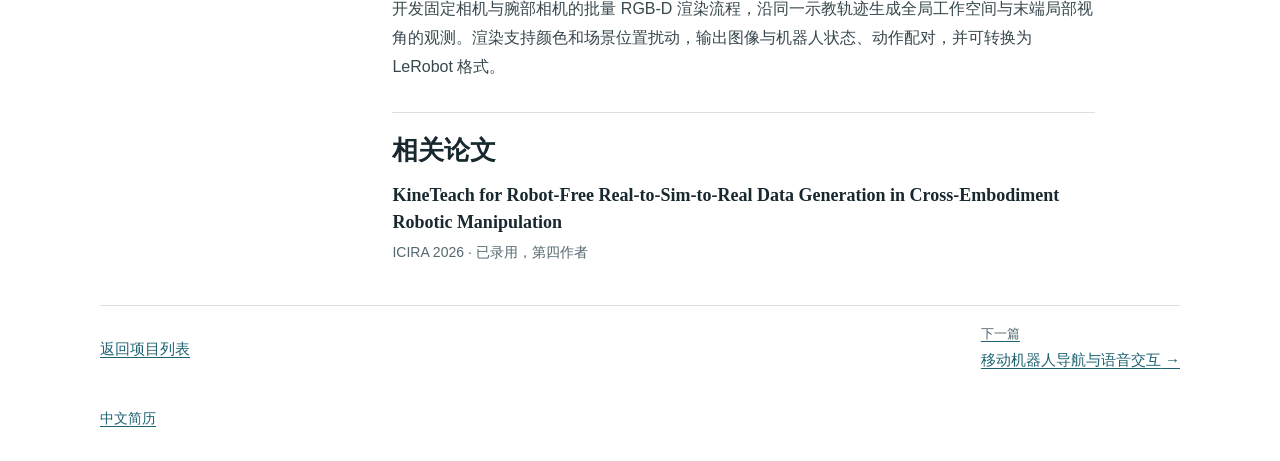
<file: projects/kineteach.html>
<!doctype html>
<html lang="zh-CN">
<head>
  <meta charset="utf-8">
  <meta name="viewport" content="width=device-width, initial-scale=1">
  <meta name="theme-color" content="#ffffff">
  <meta name="description" content="参与 KineTeach 跨本体示教数据生成研究，负责真实示教采集、三维资产构建和场景渲染，并参与轨迹增强与运动学重定向，生成用于模仿学习的视觉、状态和动作数据。">
  <title>KineTeach：跨本体示教回放与训练数据生成 · 石昊</title>
  <link rel="icon" href="../assets/favicon.svg?v=20261120-sunrise" type="image/svg+xml">
  <link rel="stylesheet" href="../assets/project-archive.css">
  <script defer src="../assets/project-language.js"></script>
</head>
<body data-zh-title="KineTeach：跨本体示教回放与训练数据生成 · 石昊" data-en-title="KineTeach: demonstration replay and training data across robot embodiments · Hao Shi">
  <a class="skip" href="#article"><span class="zh" lang="zh-CN">跳到正文</span><span class="en" lang="en">Skip to article</span></a>
  <header class="site-header">
    <a href="../index.html" data-route="../index.html"><span class="zh" lang="zh-CN">石昊</span><span class="en" lang="en">Hao Shi</span></a>
    <a href="../index.html#projects" data-route="../index.html#projects"><span class="zh" lang="zh-CN">全部项目</span><span class="en" lang="en">All projects</span></a>
    <nav class="switch" aria-label="语言 / Language">
      <a data-lang="zh" lang="zh-CN" href="?lang=zh" aria-current="true">中文</a>
      <span aria-hidden="true">/</span>
      <a data-lang="en" lang="en" href="?lang=en">English</a>
    </nav>
  </header>
  <main id="article" tabindex="-1">
    <article>
      <header class="article-intro" data-anchor>
        <div>
          <h1><span class="zh" lang="zh-CN"><span class="title-phrase">KineTeach：</span><wbr><span class="title-phrase">跨本体示教回放</span><wbr><span class="title-phrase">与训练数据生成</span></span><span class="en" lang="en">KineTeach: demonstration replay and training data across robot embodiments</span></h1>
          <p class="deck"><span class="zh" lang="zh-CN">参与 KineTeach 跨本体示教数据生成研究，负责真实示教采集、三维资产构建和场景渲染，并参与轨迹增强与运动学重定向，生成用于模仿学习的视觉、状态和动作数据。</span><span class="en" lang="en">I contributed to KineTeach through real-world demonstration capture, 3D asset construction and scene rendering, and participated in trajectory augmentation and kinematic retargeting. The workflow generates visual observations, states and actions for imitation learning.</span></p>
        </div>
        <figure>
          <a class="figure-link" href="../assets/figures/kineteach.webp">
            <img width="1200" height="800" src="../assets/figures/kineteach.webp" decoding="async"
                 alt="多视角场景重建与机器人示教轨迹回放示意" data-zh-alt="多视角场景重建与机器人示教轨迹回放示意" data-en-alt="Schematic of multi-view scene reconstruction and replay of a robot demonstration">
          </a>
          <figcaption><span class="zh" lang="zh-CN">多视角场景重建与机器人示教轨迹回放示意</span><span class="en" lang="en">Schematic of multi-view scene reconstruction and replay of a robot demonstration</span></figcaption>
        </figure>
      </header>
      <div class="reading-layout">
        <nav class="contents" aria-label="本文目录 / In this article">
          <p><span class="zh" lang="zh-CN">本文目录</span><span class="en" lang="en">In this article</span></p>
          <ol>
            <li><a href="#case"><span class="zh" lang="zh-CN">同一时刻如何得到两幅对应的 RGB-D 图像？</span><span class="en" lang="en">How does one instant yield two matching RGB-D views?</span></a></li>
            <li><a href="#section-1"><span class="zh" lang="zh-CN">真实示教采集与位姿跟踪</span><span class="en" lang="en">Real-world demonstrations and object pose tracking</span></a></li>
<li><a href="#section-2"><span class="zh" lang="zh-CN">跨本体重定向与 MuJoCo 数据生成</span><span class="en" lang="en">Cross-embodiment retargeting and MuJoCo data generation</span></a></li>
<li><a href="#section-3"><span class="zh" lang="zh-CN">多视角采样与三维高斯表示</span><span class="en" lang="en">Multi-view sampling and 3D Gaussian scene representation</span></a></li>
<li><a href="#section-4"><span class="zh" lang="zh-CN">固定与腕部视角的 RGB-D 渲染</span><span class="en" lang="en">RGB-D rendering from fixed and wrist-mounted cameras</span></a></li>
          </ol>
        </nav>
        <div class="reading-body">
          <section class="case-study" id="case" data-anchor>
            <h2><span class="zh" lang="zh-CN">同一时刻如何得到两幅对应的 RGB-D 图像？</span><span class="en" lang="en">How does one instant yield two matching RGB-D views?</span></h2>
            <ol class="case-steps"><li><h3><span class="zh" lang="zh-CN">确定这一帧的物体位姿</span><span class="en" lang="en">Place the object for this frame</span></h3><p><span class="zh" lang="zh-CN">在真实示教视频里取一个时刻。SAM 2 给出物体在图像中的区域，FoundationPose 跟踪它的三维位置与朝向。相机外参把这个位姿转换到场景坐标系，使物体的位置能够与机器人轨迹对应。</span><span class="en" lang="en">Take one instant in the real demonstration. SAM 2 identifies the object in the image, and FoundationPose tracks its 3D position and orientation. Camera extrinsics place that pose in the scene frame used for the robot trajectory.</span></p></li>
<li><h3><span class="zh" lang="zh-CN">放置目标机器人的各个连杆</span><span class="en" lang="en">Pose the target robot</span></h3><p><span class="zh" lang="zh-CN">重定向后的关节角描述目标机器人在该时刻的构型。依据 URDF 定义的关节关系，通过正运动学更新各连杆位姿，再与同一时刻的物体位姿组合，得到可供渲染的完整场景。</span><span class="en" lang="en">Retargeted joint angles specify the target robot’s configuration at that instant. Forward kinematics uses the joint relationships in its URDF to place the links. Combining these with the object pose for the same instant gives a scene ready to render.</span></p></li>
<li><h3><span class="zh" lang="zh-CN">保留场景，更换观察位置</span><span class="en" lang="en">Hold the scene fixed and change the camera</span></h3><p><span class="zh" lang="zh-CN">固定相机从工作空间外观察，腕部相机随末端移动。两个视角渲染同一份场景状态，因此画面中的遮挡和尺度可以不同，却仍可与同一个机器人状态和动作配对。</span><span class="en" lang="en">The fixed camera looks over the workspace, while the wrist camera follows the end effector. Both render the same scene state. Occlusion and apparent scale can differ across the two images while both remain paired with the same robot state and action.</span></p></li></ol>
          </section>
                <section id="section-1" data-anchor class="reading-section">
        <h2><span class="zh" lang="zh-CN">真实示教采集与位姿跟踪</span><span class="en" lang="en">Real-world demonstrations and object pose tracking</span></h2>
        <p><span class="zh" lang="zh-CN">采集真实操作示教，使用 SAM 2 分割操作物体，并通过 FoundationPose 跟踪六自由度位姿。结合相机外参与机器人运动学，将物体位姿和示教轨迹转换到统一坐标系，为轨迹重定向与场景回放提供空间基准。</span><span class="en" lang="en">Real-world demonstrations are processed with SAM 2 for object segmentation and FoundationPose for six-degree-of-freedom pose tracking. Camera extrinsics and robot kinematics transform object poses and demonstration trajectories into a common frame for retargeting and scene replay.</span></p>
      </section>
      <section id="section-2" data-anchor class="reading-section">
        <h2><span class="zh" lang="zh-CN">跨本体重定向与 MuJoCo 数据生成</span><span class="en" lang="en">Cross-embodiment retargeting and MuJoCo data generation</span></h2>
        <p><span class="zh" lang="zh-CN">运动学重定向将示教动作映射至目标机器人的关节结构。MuJoCo 结合三维网格资产回放增强和重定向后的轨迹，沿各时间步生成视觉观测与语义标注，并关联对应的机器人状态和动作，形成用于模仿学习的训练序列。</span><span class="en" lang="en">Kinematic retargeting maps demonstrated motion to the target robot’s joint structure. MuJoCo replays the augmented and retargeted trajectories with 3D mesh assets. Visual observations and semantic labels at each step are paired with robot states and actions to form training sequences for imitation learning.</span></p>
      </section>
      <section id="section-3" data-anchor class="reading-section">
        <h2><span class="zh" lang="zh-CN">多视角采样与三维高斯表示</span><span class="en" lang="en">Multi-view sampling and 3D Gaussian scene representation</span></h2>
        <p><span class="zh" lang="zh-CN">三维高斯泼溅（3D Gaussian Splatting）分支在 SAPIEN 中采集多视角数据，并整理机器人连杆、夹爪、物体与背景的材质及 UV 坐标。逐帧回放时，根据 URDF 中的运动学模型和关节角计算各连杆位姿，并读取 FoundationPose 在同一时刻跟踪到的物体位姿。</span><span class="en" lang="en">The 3D Gaussian Splatting workflow samples multiple views in SAPIEN and prepares mesh formats, materials and UV coordinates for robot links, grippers, objects and backgrounds. During replay, forward kinematics from the URDF supplies the robot link poses, while FoundationPose supplies the object poses for the corresponding demonstration frame.</span></p>
      </section>
      <section id="section-4" data-anchor class="reading-section">
        <h2><span class="zh" lang="zh-CN">固定与腕部视角的 RGB-D 渲染</span><span class="en" lang="en">RGB-D rendering from fixed and wrist-mounted cameras</span></h2>
        <p><span class="zh" lang="zh-CN">开发固定相机与腕部相机的批量 RGB-D 渲染流程，沿同一示教轨迹生成全局工作空间与末端局部视角的观测。渲染支持颜色和场景位置扰动，输出图像与机器人状态、动作配对，并可转换为 LeRobot 格式。</span><span class="en" lang="en">Batch RGB-D rendering produces workspace and end-effector views from fixed and wrist-mounted cameras along the same demonstration trajectory. Colour and scene-placement variations augment the rendered observations, which are paired with robot states and actions and can be exported in LeRobot format.</span></p>
      </section>
      <aside class="publication" data-anchor>
        <h2><span class="zh" lang="zh-CN">相关论文</span><span class="en" lang="en">Related paper</span></h2>
        <p lang="en">KineTeach for Robot-Free Real-to-Sim-to-Real Data Generation in Cross-Embodiment Robotic Manipulation</p>
        <p class="paper-details"><span lang="en">ICIRA 2026</span> · <span class="zh" lang="zh-CN">已录用，第四作者</span><span class="en" lang="en">Accepted, fourth author</span></p>
      </aside>
        </div>
      </div>
    </article>
    <nav class="project-nav" aria-label="项目导航 / Project navigation">
      <a href="../index.html#projects" data-route="../index.html#projects"><span class="zh" lang="zh-CN">返回项目列表</span><span class="en" lang="en">Back to projects</span></a>
      <a href="mobile.html" data-route="mobile.html"><small><span class="zh" lang="zh-CN">下一篇</span><span class="en" lang="en">Next project</span></small><span class="zh" lang="zh-CN">移动机器人导航与语音交互</span><span class="en" lang="en">Mobile robot navigation and voice interaction</span> →</a>
    </nav>
  </main>
  <footer>
    <a class="zh" lang="zh-CN" href="../cv/hao-shi-zh.pdf">中文简历</a>
    <a class="en" lang="en" href="../cv/hao-shi-en.pdf">English CV</a>
  </footer>
</body>
</html>
</file>
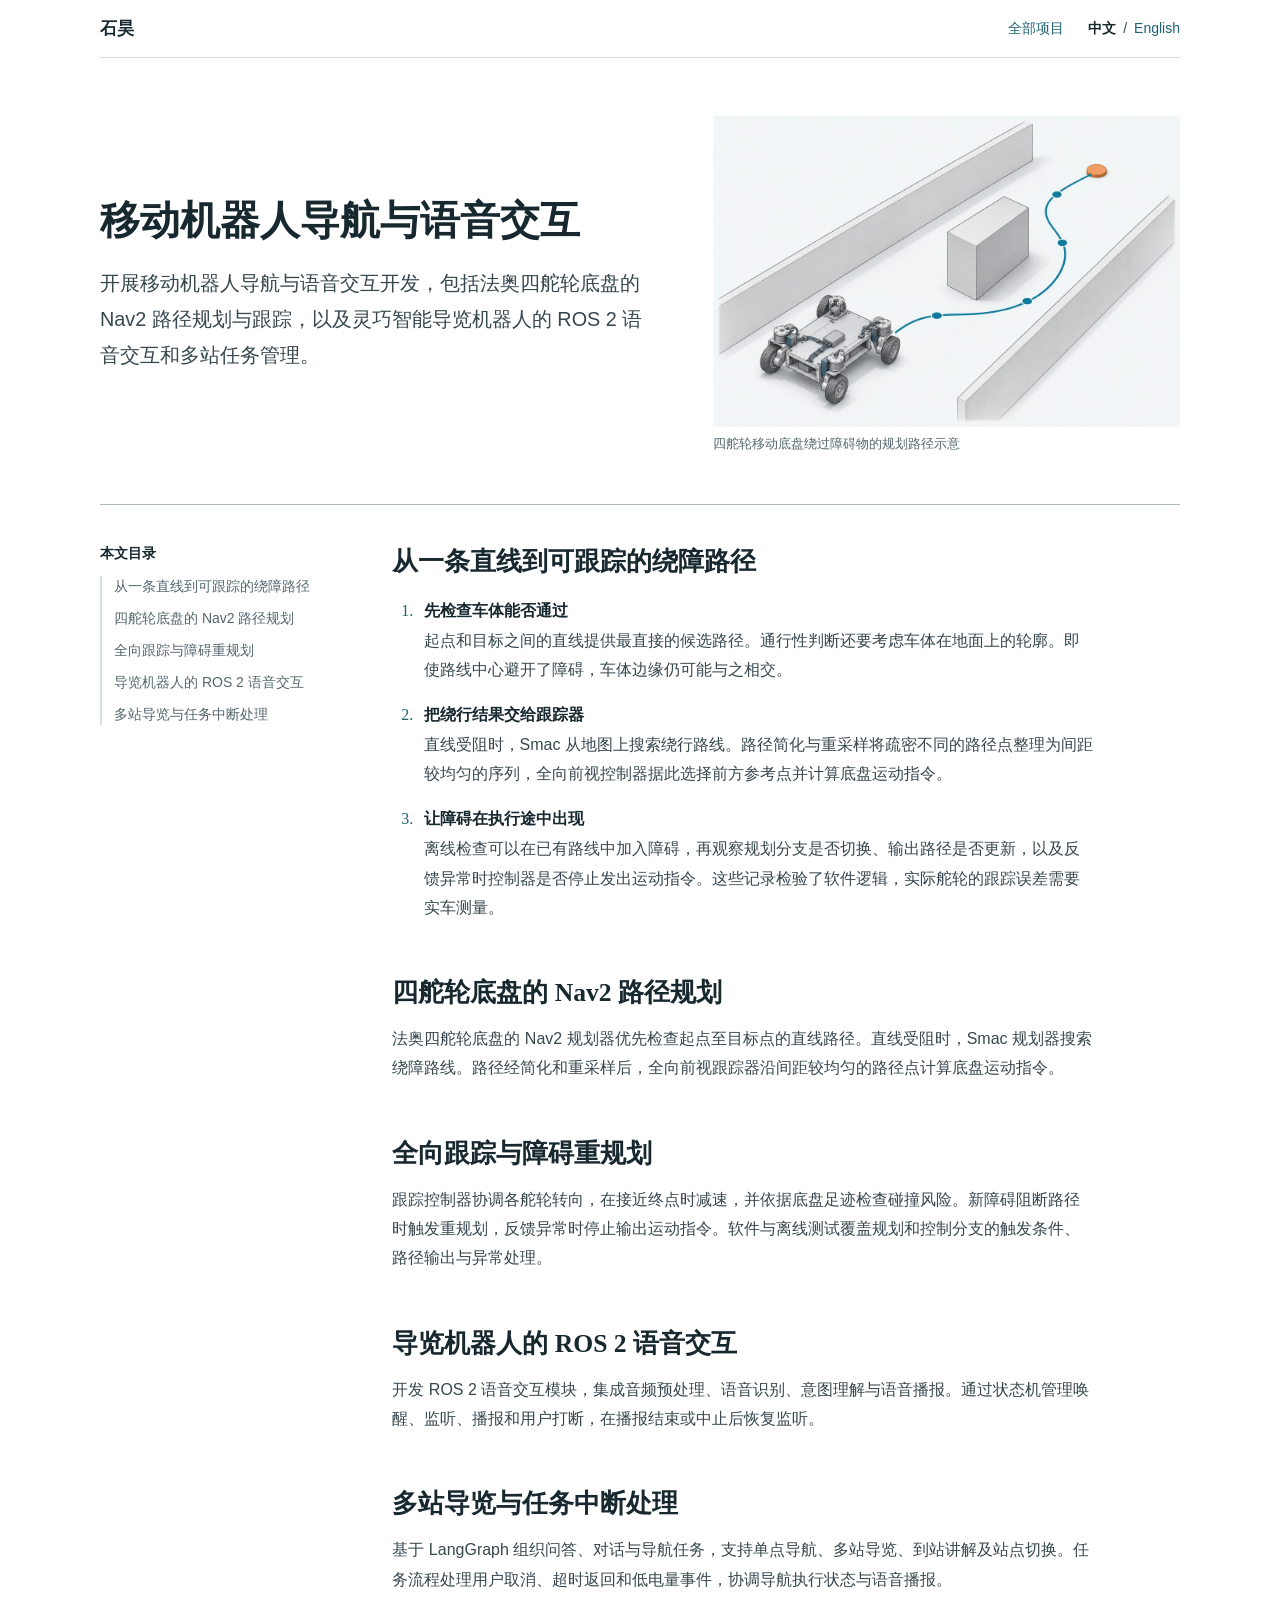
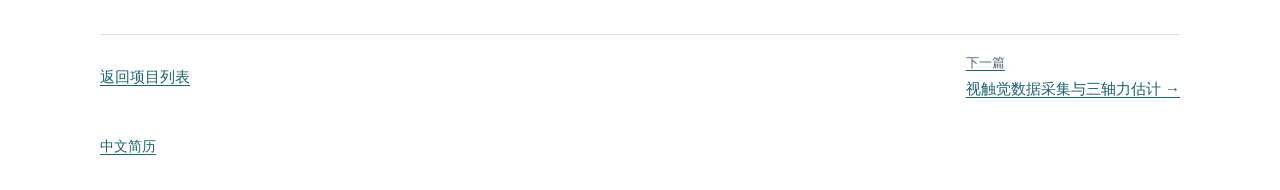
<file: projects/mobile.html>
<!doctype html>
<html lang="zh-CN">
<head>
  <meta charset="utf-8">
  <meta name="viewport" content="width=device-width, initial-scale=1">
  <meta name="theme-color" content="#ffffff">
  <meta name="description" content="开展移动机器人导航与语音交互开发，包括法奥四舵轮底盘的 Nav2 路径规划与跟踪，以及灵巧智能导览机器人的 ROS 2 语音交互和多站任务管理。">
  <title>移动机器人导航与语音交互 · 石昊</title>
  <link rel="icon" href="../assets/favicon.svg?v=20261120-sunrise" type="image/svg+xml">
  <link rel="stylesheet" href="../assets/project-archive.css">
  <script defer src="../assets/project-language.js"></script>
</head>
<body data-zh-title="移动机器人导航与语音交互 · 石昊" data-en-title="Mobile robot navigation and voice interaction · Hao Shi">
  <a class="skip" href="#article"><span class="zh" lang="zh-CN">跳到正文</span><span class="en" lang="en">Skip to article</span></a>
  <header class="site-header">
    <a href="../index.html" data-route="../index.html"><span class="zh" lang="zh-CN">石昊</span><span class="en" lang="en">Hao Shi</span></a>
    <a href="../index.html#projects" data-route="../index.html#projects"><span class="zh" lang="zh-CN">全部项目</span><span class="en" lang="en">All projects</span></a>
    <nav class="switch" aria-label="语言 / Language">
      <a data-lang="zh" lang="zh-CN" href="?lang=zh" aria-current="true">中文</a>
      <span aria-hidden="true">/</span>
      <a data-lang="en" lang="en" href="?lang=en">English</a>
    </nav>
  </header>
  <main id="article" tabindex="-1">
    <article>
      <header class="article-intro" data-anchor>
        <div>
          <h1><span class="zh" lang="zh-CN"><span class="title-phrase">移动机器人导航</span><wbr><span class="title-phrase">与语音交互</span></span><span class="en" lang="en">Mobile robot navigation and voice interaction</span></h1>
          <p class="deck"><span class="zh" lang="zh-CN">开展移动机器人导航与语音交互开发，包括法奥四舵轮底盘的 Nav2 路径规划与跟踪，以及灵巧智能导览机器人的 ROS 2 语音交互和多站任务管理。</span><span class="en" lang="en">Development spans Nav2 path planning and tracking for a FAIRINO base with four steerable wheels, and ROS 2 speech interaction and multi-stop task management for DexRobot’s tour-guide robot.</span></p>
        </div>
        <figure>
          <a class="figure-link" href="../assets/figures/mobile.webp">
            <img width="1200" height="800" src="../assets/figures/mobile.webp" decoding="async"
                 alt="四舵轮移动底盘绕过障碍物的规划路径示意" data-zh-alt="四舵轮移动底盘绕过障碍物的规划路径示意" data-en-alt="Schematic of a path around an obstacle for a four-wheel-steering base">
          </a>
          <figcaption><span class="zh" lang="zh-CN">四舵轮移动底盘绕过障碍物的规划路径示意</span><span class="en" lang="en">Schematic of a path around an obstacle for a four-wheel-steering base</span></figcaption>
        </figure>
      </header>
      <div class="reading-layout">
        <nav class="contents" aria-label="本文目录 / In this article">
          <p><span class="zh" lang="zh-CN">本文目录</span><span class="en" lang="en">In this article</span></p>
          <ol>
            <li><a href="#case"><span class="zh" lang="zh-CN">从一条直线到可跟踪的绕障路径</span><span class="en" lang="en">From a straight line to a trackable detour</span></a></li>
            <li><a href="#section-1"><span class="zh" lang="zh-CN">四舵轮底盘的 Nav2 路径规划</span><span class="en" lang="en">Nav2 path planning for a four-wheel-steering base</span></a></li>
<li><a href="#section-2"><span class="zh" lang="zh-CN">全向跟踪与障碍重规划</span><span class="en" lang="en">Omnidirectional tracking and obstacle-triggered replanning</span></a></li>
<li><a href="#section-3"><span class="zh" lang="zh-CN">导览机器人的 ROS 2 语音交互</span><span class="en" lang="en">ROS 2 speech interaction for a guide robot</span></a></li>
<li><a href="#section-4"><span class="zh" lang="zh-CN">多站导览与任务中断处理</span><span class="en" lang="en">Multi-stop tours and task interruption</span></a></li>
          </ol>
        </nav>
        <div class="reading-body">
          <section class="case-study" id="case" data-anchor>
            <h2><span class="zh" lang="zh-CN">从一条直线到可跟踪的绕障路径</span><span class="en" lang="en">From a straight line to a trackable detour</span></h2>
            <ol class="case-steps"><li><h3><span class="zh" lang="zh-CN">先检查车体能否通过</span><span class="en" lang="en">Check clearance for the vehicle</span></h3><p><span class="zh" lang="zh-CN">起点和目标之间的直线提供最直接的候选路径。通行性判断还要考虑车体在地面上的轮廓。即使路线中心避开了障碍，车体边缘仍可能与之相交。</span><span class="en" lang="en">The line between start and goal is the most direct candidate. Its clearance has to account for the vehicle footprint. An obstacle can intersect the side of the chassis even when it never crosses the path centreline.</span></p></li>
<li><h3><span class="zh" lang="zh-CN">把绕行结果交给跟踪器</span><span class="en" lang="en">Turn a detour into tracking references</span></h3><p><span class="zh" lang="zh-CN">直线受阻时，Smac 从地图上搜索绕行路线。路径简化与重采样将疏密不同的路径点整理为间距较均匀的序列，全向前视控制器据此选择前方参考点并计算底盘运动指令。</span><span class="en" lang="en">If the direct path is obstructed, Smac searches the map for a detour. Simplification and resampling produce waypoints at more regular intervals. The omnidirectional controller selects a lookahead point on that sequence to compute base motion commands.</span></p></li>
<li><h3><span class="zh" lang="zh-CN">让障碍在执行途中出现</span><span class="en" lang="en">Introduce an obstruction during tracking</span></h3><p><span class="zh" lang="zh-CN">离线检查可以在已有路线中加入障碍，再观察规划分支是否切换、输出路径是否更新，以及反馈异常时控制器是否停止发出运动指令。这些记录检验了软件逻辑，实际舵轮的跟踪误差需要实车测量。</span><span class="en" lang="en">An offline check can introduce an obstacle on an existing route and inspect the change in planning branch and output path. A separate feedback fault checks whether motion commands cease. These checks exercise the software logic. Wheel tracking error requires measurements on the physical base.</span></p></li></ol>
          </section>
                <section id="section-1" data-anchor class="reading-section">
        <h2><span class="zh" lang="zh-CN">四舵轮底盘的 Nav2 路径规划</span><span class="en" lang="en">Nav2 path planning for a four-wheel-steering base</span></h2>
        <p><span class="zh" lang="zh-CN">法奥四舵轮底盘的 Nav2 规划器优先检查起点至目标点的直线路径。直线受阻时，Smac 规划器搜索绕障路线。路径经简化和重采样后，全向前视跟踪器沿间距较均匀的路径点计算底盘运动指令。</span><span class="en" lang="en">The Nav2 planner for FAIRINO’s four-wheel-steering base first tests the straight path from start to goal. If an obstacle blocks that path, the Smac planner searches for a detour. Simplification and resampling provide regularly spaced waypoints from which an omnidirectional lookahead controller computes base motion commands.</span></p>
      </section>
      <section id="section-2" data-anchor class="reading-section">
        <h2><span class="zh" lang="zh-CN">全向跟踪与障碍重规划</span><span class="en" lang="en">Omnidirectional tracking and obstacle-triggered replanning</span></h2>
        <p><span class="zh" lang="zh-CN">跟踪控制器协调各舵轮转向，在接近终点时减速，并依据底盘足迹检查碰撞风险。新障碍阻断路径时触发重规划，反馈异常时停止输出运动指令。软件与离线测试覆盖规划和控制分支的触发条件、路径输出与异常处理。</span><span class="en" lang="en">The tracking controller coordinates wheel steering, decelerates near the goal and checks for collisions using the chassis footprint. A newly obstructed path triggers replanning, and abnormal feedback inhibits motion commands. Software and offline tests covered planning and control branch conditions, the resulting paths and fault handling.</span></p>
      </section>
      <section id="section-3" data-anchor class="reading-section">
        <h2><span class="zh" lang="zh-CN">导览机器人的 ROS 2 语音交互</span><span class="en" lang="en">ROS 2 speech interaction for a guide robot</span></h2>
        <p><span class="zh" lang="zh-CN">开发 ROS 2 语音交互模块，集成音频预处理、语音识别、意图理解与语音播报。通过状态机管理唤醒、监听、播报和用户打断，在播报结束或中止后恢复监听。</span><span class="en" lang="en">A ROS 2 speech interface integrates audio preprocessing, speech recognition, intent interpretation and spoken responses. A state machine manages wake-up, listening, playback and user interruptions, returning to listening when playback ends or is interrupted.</span></p>
      </section>
      <section id="section-4" data-anchor class="reading-section">
        <h2><span class="zh" lang="zh-CN">多站导览与任务中断处理</span><span class="en" lang="en">Multi-stop tours and task interruption</span></h2>
        <p><span class="zh" lang="zh-CN">基于 LangGraph 组织问答、对话与导航任务，支持单点导航、多站导览、到站讲解及站点切换。任务流程处理用户取消、超时返回和低电量事件，协调导航执行状态与语音播报。</span><span class="en" lang="en">LangGraph organises question answering, dialogue and navigation, supporting single-destination navigation, multi-stop tours, narration on arrival and transitions between stops. Task handling coordinates navigation and speech during user cancellation, return on timeout and low-battery events.</span></p>
      </section>
        </div>
      </div>
    </article>
    <nav class="project-nav" aria-label="项目导航 / Project navigation">
      <a href="../index.html#projects" data-route="../index.html#projects"><span class="zh" lang="zh-CN">返回项目列表</span><span class="en" lang="en">Back to projects</span></a>
      <a href="tactile.html" data-route="tactile.html"><small><span class="zh" lang="zh-CN">下一篇</span><span class="en" lang="en">Next project</span></small><span class="zh" lang="zh-CN">视触觉数据采集与三轴力估计</span><span class="en" lang="en">Visuotactile data acquisition and three-axis force estimation</span> →</a>
    </nav>
  </main>
  <footer>
    <a class="zh" lang="zh-CN" href="../cv/hao-shi-zh.pdf">中文简历</a>
    <a class="en" lang="en" href="../cv/hao-shi-en.pdf">English CV</a>
  </footer>
</body>
</html>
</file>
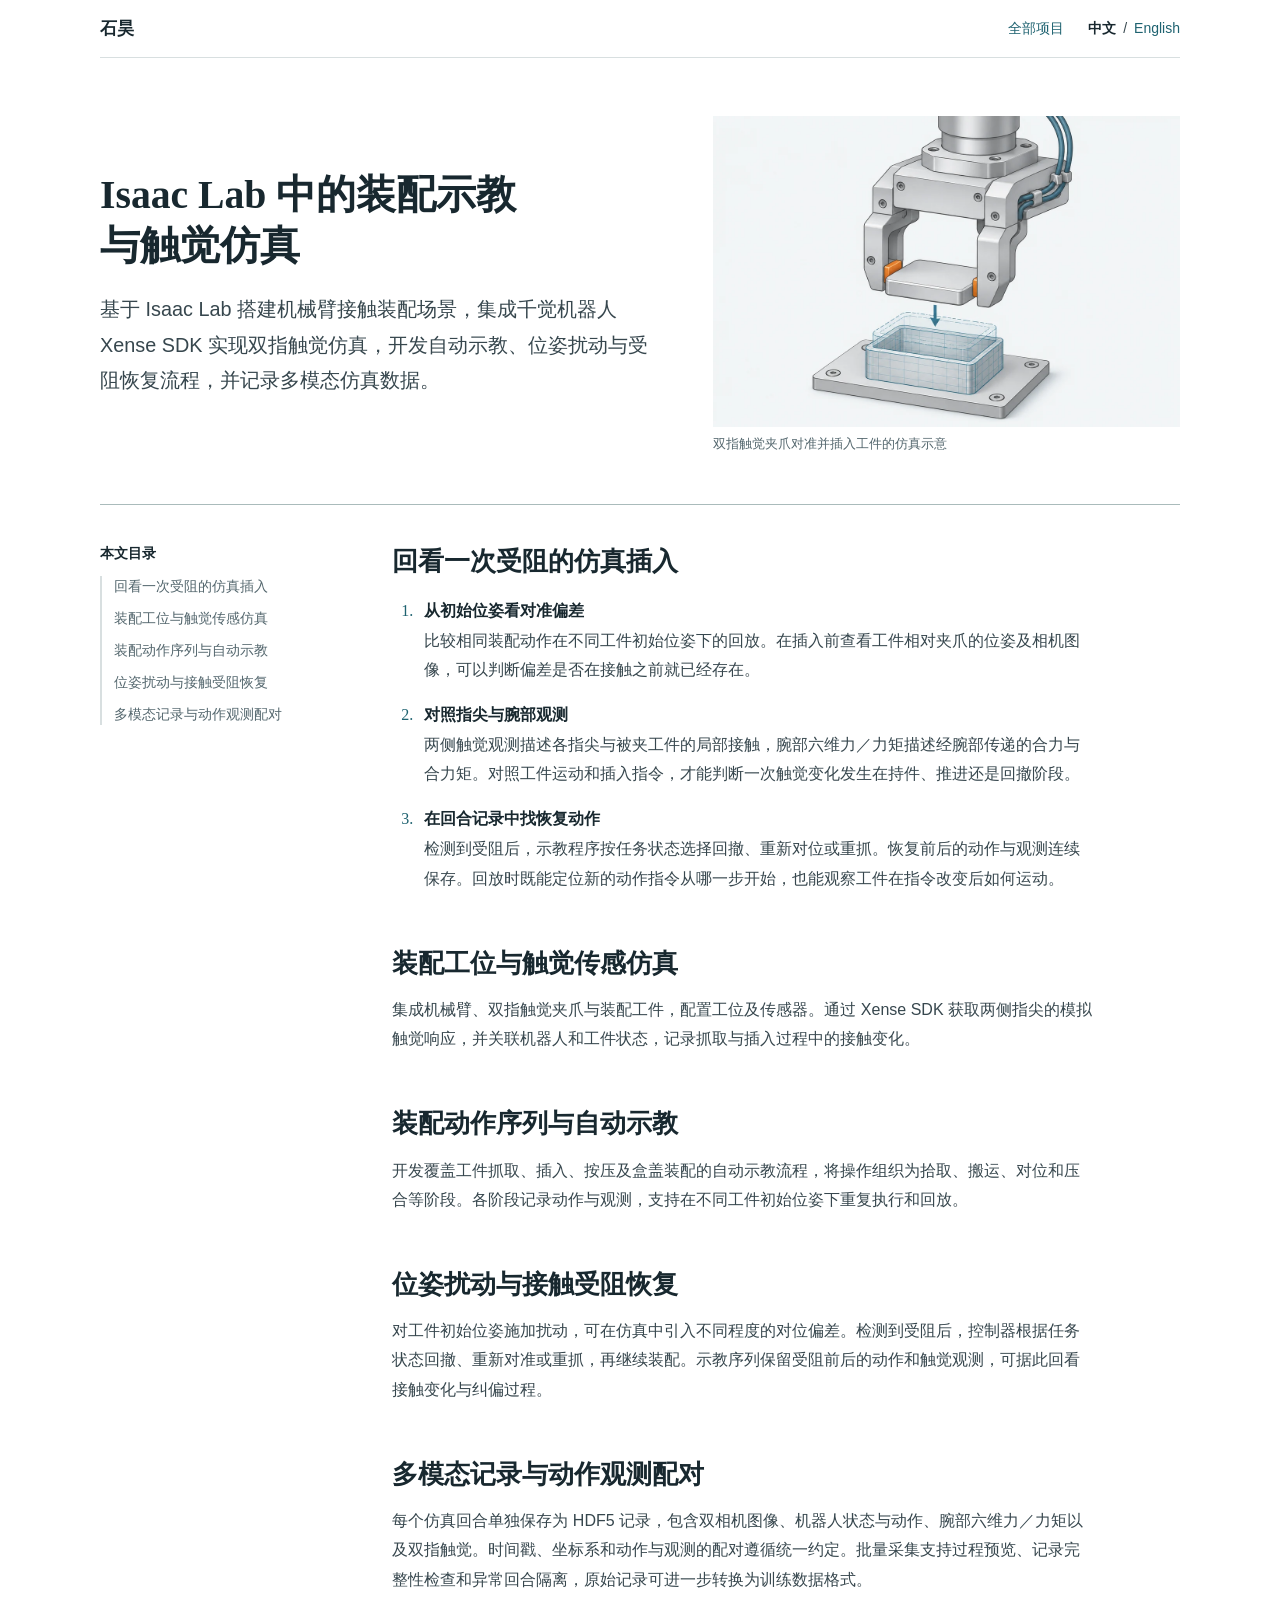
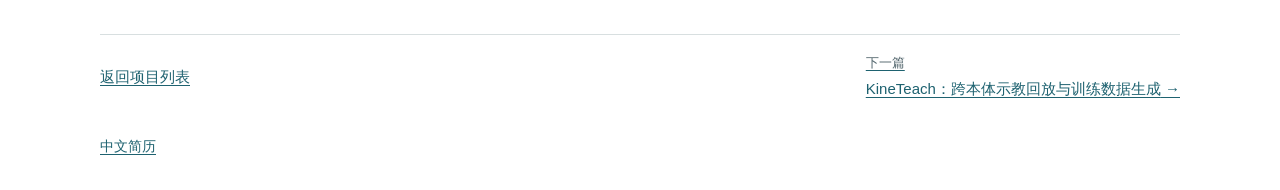
<file: projects/sim.html>
<!doctype html>
<html lang="zh-CN">
<head>
  <meta charset="utf-8">
  <meta name="viewport" content="width=device-width, initial-scale=1">
  <meta name="theme-color" content="#ffffff">
  <meta name="description" content="基于 Isaac Lab 搭建机械臂接触装配场景，集成千觉机器人 Xense SDK 实现双指触觉仿真，开发自动示教、位姿扰动与受阻恢复流程，并记录多模态仿真数据。">
  <title>Isaac Lab 中的装配示教与触觉仿真 · 石昊</title>
  <link rel="icon" href="../assets/favicon.svg?v=20261120-sunrise" type="image/svg+xml">
  <link rel="stylesheet" href="../assets/project-archive.css">
  <script defer src="../assets/project-language.js"></script>
</head>
<body data-zh-title="Isaac Lab 中的装配示教与触觉仿真 · 石昊" data-en-title="Assembly demonstrations and tactile simulation in Isaac Lab · Hao Shi">
  <a class="skip" href="#article"><span class="zh" lang="zh-CN">跳到正文</span><span class="en" lang="en">Skip to article</span></a>
  <header class="site-header">
    <a href="../index.html" data-route="../index.html"><span class="zh" lang="zh-CN">石昊</span><span class="en" lang="en">Hao Shi</span></a>
    <a href="../index.html#projects" data-route="../index.html#projects"><span class="zh" lang="zh-CN">全部项目</span><span class="en" lang="en">All projects</span></a>
    <nav class="switch" aria-label="语言 / Language">
      <a data-lang="zh" lang="zh-CN" href="?lang=zh" aria-current="true">中文</a>
      <span aria-hidden="true">/</span>
      <a data-lang="en" lang="en" href="?lang=en">English</a>
    </nav>
  </header>
  <main id="article" tabindex="-1">
    <article>
      <header class="article-intro" data-anchor>
        <div>
          <h1><span class="zh" lang="zh-CN"><span class="title-phrase">Isaac Lab 中的装配示教</span><wbr><span class="title-phrase">与触觉仿真</span></span><span class="en" lang="en">Assembly demonstrations and tactile simulation in Isaac Lab</span></h1>
          <p class="deck"><span class="zh" lang="zh-CN">基于 Isaac Lab 搭建机械臂接触装配场景，集成千觉机器人 Xense SDK 实现双指触觉仿真，开发自动示教、位姿扰动与受阻恢复流程，并记录多模态仿真数据。</span><span class="en" lang="en">I built contact-rich assembly tasks in Isaac Lab with the Xense Robotics SDK for tactile simulation at both fingertips. The implementation includes scripted demonstrations, initial-pose perturbations, recovery from obstructions and multimodal episode recording.</span></p>
        </div>
        <figure>
          <a class="figure-link" href="../assets/figures/sim.webp">
            <img width="1200" height="800" src="../assets/figures/sim.webp" decoding="async"
                 alt="双指触觉夹爪对准并插入工件的仿真示意" data-zh-alt="双指触觉夹爪对准并插入工件的仿真示意" data-en-alt="Schematic of part alignment and insertion with a simulated tactile gripper">
          </a>
          <figcaption><span class="zh" lang="zh-CN">双指触觉夹爪对准并插入工件的仿真示意</span><span class="en" lang="en">Schematic of part alignment and insertion with a simulated tactile gripper</span></figcaption>
        </figure>
      </header>
      <div class="reading-layout">
        <nav class="contents" aria-label="本文目录 / In this article">
          <p><span class="zh" lang="zh-CN">本文目录</span><span class="en" lang="en">In this article</span></p>
          <ol>
            <li><a href="#case"><span class="zh" lang="zh-CN">回看一次受阻的仿真插入</span><span class="en" lang="en">Inspecting an obstructed insertion in simulation</span></a></li>
            <li><a href="#section-1"><span class="zh" lang="zh-CN">装配工位与触觉传感仿真</span><span class="en" lang="en">Assembly workcell and tactile sensor simulation</span></a></li>
<li><a href="#section-2"><span class="zh" lang="zh-CN">装配动作序列与自动示教</span><span class="en" lang="en">Automated assembly demonstrations</span></a></li>
<li><a href="#section-3"><span class="zh" lang="zh-CN">位姿扰动与接触受阻恢复</span><span class="en" lang="en">Pose perturbations and recovery from assembly obstructions</span></a></li>
<li><a href="#section-4"><span class="zh" lang="zh-CN">多模态记录与动作观测配对</span><span class="en" lang="en">Multimodal recording and action–observation alignment</span></a></li>
          </ol>
        </nav>
        <div class="reading-body">
          <section class="case-study" id="case" data-anchor>
            <h2><span class="zh" lang="zh-CN">回看一次受阻的仿真插入</span><span class="en" lang="en">Inspecting an obstructed insertion in simulation</span></h2>
            <ol class="case-steps"><li><h3><span class="zh" lang="zh-CN">从初始位姿看对准偏差</span><span class="en" lang="en">Start with the alignment</span></h3><p><span class="zh" lang="zh-CN">比较相同装配动作在不同工件初始位姿下的回放。在插入前查看工件相对夹爪的位姿及相机图像，可以判断偏差是否在接触之前就已经存在。</span><span class="en" lang="en">Replay the same assembly routine with different initial part poses. Inspecting the part pose relative to the gripper and the camera views just before insertion shows whether a misalignment was already present before contact.</span></p></li>
<li><h3><span class="zh" lang="zh-CN">对照指尖与腕部观测</span><span class="en" lang="en">Read fingertip and wrist observations together</span></h3><p><span class="zh" lang="zh-CN">两侧触觉观测描述各指尖与被夹工件的局部接触，腕部六维力／力矩描述经腕部传递的合力与合力矩。对照工件运动和插入指令，才能判断一次触觉变化发生在持件、推进还是回撤阶段。</span><span class="en" lang="en">The two tactile observations describe local fingertip contact with the grasped part. The wrist wrench describes the net force and moment transmitted at the wrist. Part motion and insertion commands place a change in either signal in the hold, advance or withdrawal phase.</span></p></li>
<li><h3><span class="zh" lang="zh-CN">在回合记录中找恢复动作</span><span class="en" lang="en">Find the recovery in the recorded episode</span></h3><p><span class="zh" lang="zh-CN">检测到受阻后，示教程序按任务状态选择回撤、重新对位或重抓。恢复前后的动作与观测连续保存。回放时既能定位新的动作指令从哪一步开始，也能观察工件在指令改变后如何运动。</span><span class="en" lang="en">After an obstruction is detected, the routine withdraws, realigns or regrasps according to the task state. Keeping actions and observations on both sides of the transition makes it possible to identify the change in command and follow the subsequent part motion.</span></p></li></ol>
          </section>
                <section id="section-1" data-anchor class="reading-section">
        <h2><span class="zh" lang="zh-CN">装配工位与触觉传感仿真</span><span class="en" lang="en">Assembly workcell and tactile sensor simulation</span></h2>
        <p><span class="zh" lang="zh-CN">集成机械臂、双指触觉夹爪与装配工件，配置工位及传感器。通过 Xense SDK 获取两侧指尖的模拟触觉响应，并关联机器人和工件状态，记录抓取与插入过程中的接触变化。</span><span class="en" lang="en">The workcell integrates a robot arm, a two-finger tactile gripper, assembly parts and sensors. The Xense SDK provides simulated tactile responses at both fingertips, recorded alongside robot and workpiece states to capture changes in contact during grasping and insertion.</span></p>
      </section>
      <section id="section-2" data-anchor class="reading-section">
        <h2><span class="zh" lang="zh-CN">装配动作序列与自动示教</span><span class="en" lang="en">Automated assembly demonstrations</span></h2>
        <p><span class="zh" lang="zh-CN">开发覆盖工件抓取、插入、按压及盒盖装配的自动示教流程，将操作组织为拾取、搬运、对位和压合等阶段。各阶段记录动作与观测，支持在不同工件初始位姿下重复执行和回放。</span><span class="en" lang="en">Scripted demonstrations cover part grasping, insertion, pressing and lid assembly, with stages for pickup, transport, alignment and pressing into place. Actions and observations are recorded at each stage for repeated execution and replay under different initial part poses.</span></p>
      </section>
      <section id="section-3" data-anchor class="reading-section">
        <h2><span class="zh" lang="zh-CN">位姿扰动与接触受阻恢复</span><span class="en" lang="en">Pose perturbations and recovery from assembly obstructions</span></h2>
        <p><span class="zh" lang="zh-CN">对工件初始位姿施加扰动，可在仿真中引入不同程度的对位偏差。检测到受阻后，控制器根据任务状态回撤、重新对准或重抓，再继续装配。示教序列保留受阻前后的动作和触觉观测，可据此回看接触变化与纠偏过程。</span><span class="en" lang="en">Perturbations to the initial part pose introduce variations in alignment. When the controller detects an obstruction, it retracts, realigns or regrasps the part according to the task state before resuming assembly. The demonstration retains actions and tactile observations before and after the obstruction so that changes in contact can be examined alongside the recovery motion.</span></p>
      </section>
      <section id="section-4" data-anchor class="reading-section">
        <h2><span class="zh" lang="zh-CN">多模态记录与动作观测配对</span><span class="en" lang="en">Multimodal recording and action–observation alignment</span></h2>
        <p><span class="zh" lang="zh-CN">每个仿真回合单独保存为 HDF5 记录，包含双相机图像、机器人状态与动作、腕部六维力／力矩以及双指触觉。时间戳、坐标系和动作与观测的配对遵循统一约定。批量采集支持过程预览、记录完整性检查和异常回合隔离，原始记录可进一步转换为训练数据格式。</span><span class="en" lang="en">Each simulated episode has an HDF5 record containing two camera views, robot states and actions, wrist force/torque measurements and tactile observations from both fingers. The records use consistent conventions for timestamps, coordinate frames and action–observation pairing. Batch collection supports previews, integrity checks and isolation of anomalous episodes before conversion to training formats.</span></p>
      </section>
        </div>
      </div>
    </article>
    <nav class="project-nav" aria-label="项目导航 / Project navigation">
      <a href="../index.html#projects" data-route="../index.html#projects"><span class="zh" lang="zh-CN">返回项目列表</span><span class="en" lang="en">Back to projects</span></a>
      <a href="kineteach.html" data-route="kineteach.html"><small><span class="zh" lang="zh-CN">下一篇</span><span class="en" lang="en">Next project</span></small><span class="zh" lang="zh-CN">KineTeach：跨本体示教回放与训练数据生成</span><span class="en" lang="en">KineTeach: demonstration replay and training data across robot embodiments</span> →</a>
    </nav>
  </main>
  <footer>
    <a class="zh" lang="zh-CN" href="../cv/hao-shi-zh.pdf">中文简历</a>
    <a class="en" lang="en" href="../cv/hao-shi-en.pdf">English CV</a>
  </footer>
</body>
</html>
</file>
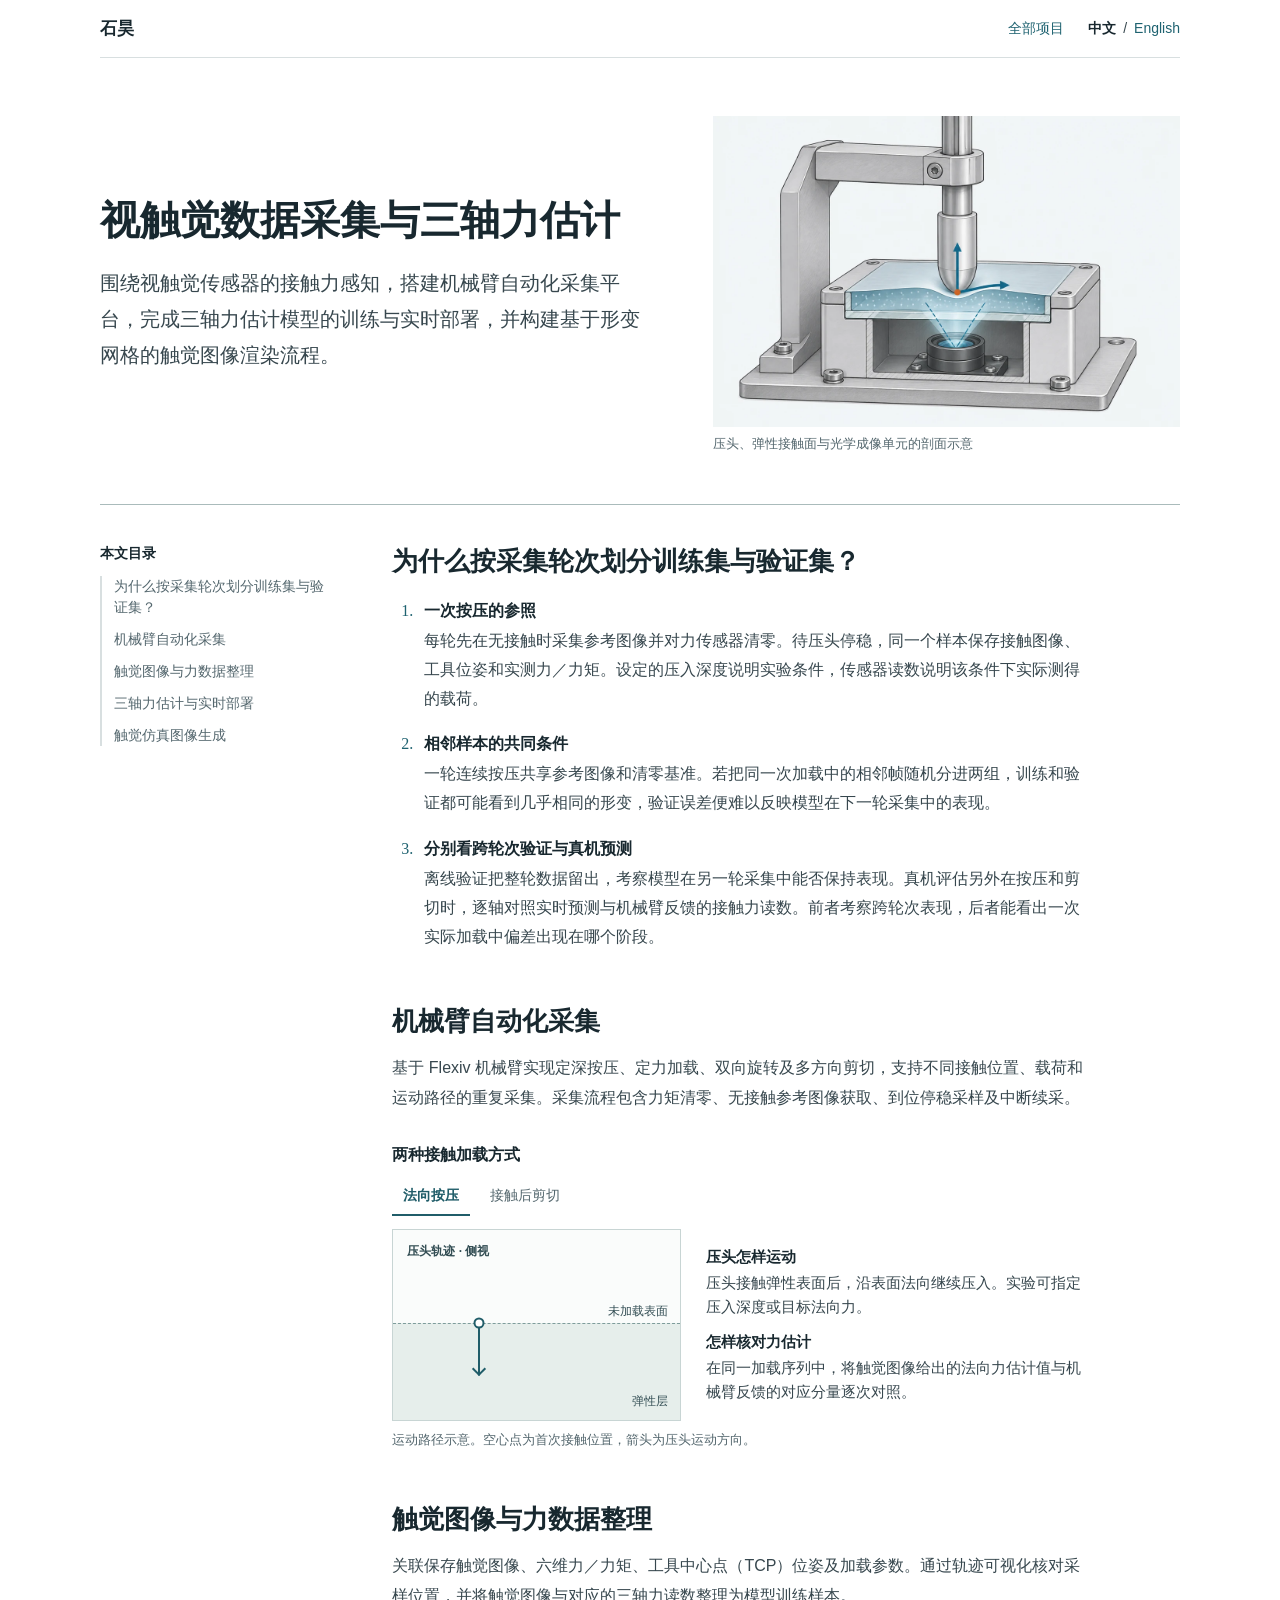
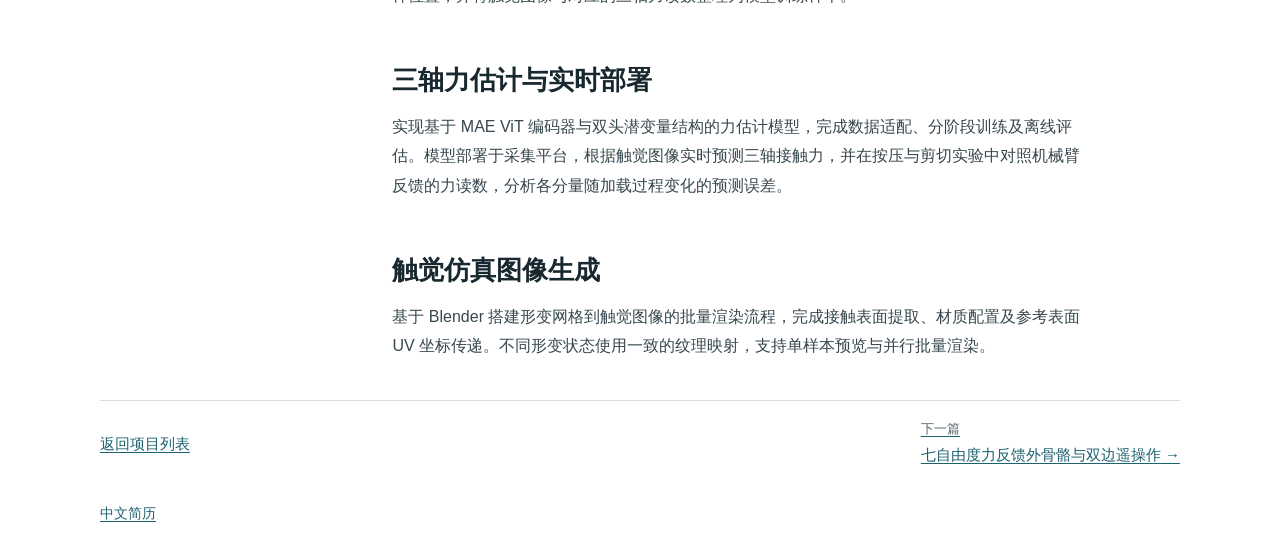
<file: projects/tactile.html>
<!doctype html>
<html lang="zh-CN">
<head>
  <meta charset="utf-8">
  <meta name="viewport" content="width=device-width, initial-scale=1">
  <meta name="theme-color" content="#ffffff">
  <meta name="description" content="围绕视触觉传感器的接触力感知，搭建机械臂自动化采集平台，完成三轴力估计模型的训练与实时部署，并构建基于形变网格的触觉图像渲染流程。">
  <title>视触觉数据采集与三轴力估计 · 石昊</title>
  <link rel="icon" href="../assets/favicon.svg?v=20261120-sunrise" type="image/svg+xml">
  <link rel="stylesheet" href="../assets/project-archive.css">
  <link rel="stylesheet" href="../assets/tactile-figure.css">
  <script defer src="../assets/project-language.js"></script>
</head>
<body data-zh-title="视触觉数据采集与三轴力估计 · 石昊" data-en-title="Visuotactile data acquisition and three-axis force estimation · Hao Shi">
  <a class="skip" href="#article"><span class="zh" lang="zh-CN">跳到正文</span><span class="en" lang="en">Skip to article</span></a>
  <header class="site-header">
    <a href="../index.html" data-route="../index.html"><span class="zh" lang="zh-CN">石昊</span><span class="en" lang="en">Hao Shi</span></a>
    <a href="../index.html#projects" data-route="../index.html#projects"><span class="zh" lang="zh-CN">全部项目</span><span class="en" lang="en">All projects</span></a>
    <nav class="switch" aria-label="语言 / Language">
      <a data-lang="zh" lang="zh-CN" href="?lang=zh" aria-current="true">中文</a>
      <span aria-hidden="true">/</span>
      <a data-lang="en" lang="en" href="?lang=en">English</a>
    </nav>
  </header>
  <main id="article" tabindex="-1">
    <article>
      <header class="article-intro" data-anchor>
        <div>
          <h1><span class="zh" lang="zh-CN"><span class="title-phrase">视触觉数据采集</span><wbr><span class="title-phrase">与三轴力估计</span></span><span class="en" lang="en">Visuotactile data acquisition and three-axis force estimation</span></h1>
          <p class="deck"><span class="zh" lang="zh-CN">围绕视触觉传感器的接触力感知，搭建机械臂自动化采集平台，完成三轴力估计模型的训练与实时部署，并构建基于形变网格的触觉图像渲染流程。</span><span class="en" lang="en">This project combines automated robotic data acquisition, training and real-time deployment of a three-axis contact force estimator, and tactile image rendering from simulated deformation meshes.</span></p>
        </div>
        <figure>
          <a class="figure-link" href="../assets/figures/tactile.webp">
            <img width="1200" height="800" src="../assets/figures/tactile.webp" decoding="async"
                 alt="压头、弹性接触面与光学成像单元的剖面示意" data-zh-alt="压头、弹性接触面与光学成像单元的剖面示意" data-en-alt="Cross-sectional schematic of the indenter, compliant contact surface and imaging optics">
          </a>
          <figcaption><span class="zh" lang="zh-CN">压头、弹性接触面与光学成像单元的剖面示意</span><span class="en" lang="en">Cross-sectional schematic of the indenter, compliant contact surface and imaging optics</span></figcaption>
        </figure>
      </header>
      <div class="reading-layout">
        <nav class="contents" aria-label="本文目录 / In this article">
          <p><span class="zh" lang="zh-CN">本文目录</span><span class="en" lang="en">In this article</span></p>
          <ol>
            <li><a href="#case"><span class="zh" lang="zh-CN">为什么按采集轮次划分训练集与验证集？</span><span class="en" lang="en">Why keep an entire acquisition run in one data split?</span></a></li>
            <li><a href="#section-1"><span class="zh" lang="zh-CN">机械臂自动化采集</span><span class="en" lang="en">Automated robotic data acquisition</span></a></li>
<li><a href="#section-2"><span class="zh" lang="zh-CN">触觉图像与力数据整理</span><span class="en" lang="en">Tactile image and force data preparation</span></a></li>
<li><a href="#section-3"><span class="zh" lang="zh-CN">三轴力估计与实时部署</span><span class="en" lang="en">Three-axis force estimation and real-time deployment</span></a></li>
<li><a href="#section-4"><span class="zh" lang="zh-CN">触觉仿真图像生成</span><span class="en" lang="en">Rendering simulated tactile images</span></a></li>
          </ol>
        </nav>
        <div class="reading-body">
          <section class="case-study" id="case" data-anchor>
            <h2><span class="zh" lang="zh-CN">为什么按采集轮次划分训练集与验证集？</span><span class="en" lang="en">Why keep an entire acquisition run in one data split?</span></h2>
            <ol class="case-steps"><li><h3><span class="zh" lang="zh-CN">一次按压的参照</span><span class="en" lang="en">The reference for one press</span></h3><p><span class="zh" lang="zh-CN">每轮先在无接触时采集参考图像并对力传感器清零。待压头停稳，同一个样本保存接触图像、工具位姿和实测力／力矩。设定的压入深度说明实验条件，传感器读数说明该条件下实际测得的载荷。</span><span class="en" lang="en">Each run begins with an unloaded image and a force tare. Once the indenter settles, the sample pairs a contact image with the tool pose and measured wrench. Indentation depth describes the test condition. The sensor reading gives the load measured under that condition.</span></p></li>
<li><h3><span class="zh" lang="zh-CN">相邻样本的共同条件</span><span class="en" lang="en">What nearby samples share</span></h3><p><span class="zh" lang="zh-CN">一轮连续按压共享参考图像和清零基准。若把同一次加载中的相邻帧随机分进两组，训练和验证都可能看到几乎相同的形变，验证误差便难以反映模型在下一轮采集中的表现。</span><span class="en" lang="en">Samples from one loading sequence share the reference image and tare. A random frame-level split can put almost identical deformations into both sets, making validation error a poor guide to performance on the next acquisition run.</span></p></li>
<li><h3><span class="zh" lang="zh-CN">分别看跨轮次验证与真机预测</span><span class="en" lang="en">Read the two evaluations separately</span></h3><p><span class="zh" lang="zh-CN">离线验证把整轮数据留出，考察模型在另一轮采集中能否保持表现。真机评估另外在按压和剪切时，逐轴对照实时预测与机械臂反馈的接触力读数。前者考察跨轮次表现，后者能看出一次实际加载中偏差出现在哪个阶段。</span><span class="en" lang="en">Offline validation holds out entire runs to test how the model performs on a separate acquisition. In a separate hardware evaluation, real-time predictions are compared axis by axis with forces reported by the robot during indentation and shear. One comparison tests transfer between runs. The other locates discrepancies within an actual loading sequence.</span></p></li></ol>
          </section>
                <section id="section-1" data-anchor class="reading-section">
        <h2><span class="zh" lang="zh-CN">机械臂自动化采集</span><span class="en" lang="en">Automated robotic data acquisition</span></h2>
        <p><span class="zh" lang="zh-CN">基于 Flexiv 机械臂实现定深按压、定力加载、双向旋转及多方向剪切，支持不同接触位置、载荷和运动路径的重复采集。采集流程包含力矩清零、无接触参考图像获取、到位停稳采样及中断续采。</span><span class="en" lang="en">The Flexiv-based acquisition platform supports depth-controlled indentation, force-controlled loading, bidirectional rotation and multidirectional shear across contact locations and loading paths. The acquisition workflow includes torque zeroing, non-contact reference-image capture, sampling after settling and resumption of interrupted runs.</span></p>
        <figure class="tactile-loads" aria-labelledby="load-legend">
      <fieldset>
        <legend id="load-legend"><span class="zh" lang="zh-CN">两种接触加载方式</span><span class="en" lang="en">Two ways to load the sensor</span></legend>
        <input class="load-choice" type="radio" name="tactile-load" id="load-press" aria-controls="load-view-press" checked>
        <label for="load-press"><span class="zh" lang="zh-CN">法向按压</span><span class="en" lang="en">Normal indentation</span></label>
        <input class="load-choice" type="radio" name="tactile-load" id="load-shear" aria-controls="load-view-shear">
        <label for="load-shear"><span class="zh" lang="zh-CN">接触后剪切</span><span class="en" lang="en">Shear after contact</span></label>
        <div class="load-view" id="load-view-press">
          <div class="load-sketch" aria-hidden="true">
            <span class="load-plane"><span class="zh" lang="zh-CN">压头轨迹 · 侧视</span><span class="en" lang="en">Indenter path · side view</span></span>
            <span class="load-material"></span>
            <span class="load-origin"></span>
            <span class="load-descent"></span>
            <span class="load-surface"><span class="zh" lang="zh-CN">未加载表面</span><span class="en" lang="en">Unloaded surface</span></span>
            <span class="load-gel"><span class="zh" lang="zh-CN">弹性层</span><span class="en" lang="en">Elastomer</span></span>
          </div>
          <dl class="load-explanation">
            <dt><span class="zh" lang="zh-CN">压头怎样运动</span><span class="en" lang="en">Indenter motion</span></dt>
            <dd><span class="zh" lang="zh-CN">压头接触弹性表面后，沿表面法向继续压入。实验可指定压入深度或目标法向力。</span><span class="en" lang="en">After first contact, the indenter advances along the surface normal. The experiment specifies either an indentation depth or a target normal force.</span></dd>
            <dt><span class="zh" lang="zh-CN">怎样核对力估计</span><span class="en" lang="en">Checking the force estimate</span></dt>
            <dd><span class="zh" lang="zh-CN">在同一加载序列中，将触觉图像给出的法向力估计值与机械臂反馈的对应分量逐次对照。</span><span class="en" lang="en">Within the same loading sequence, compare the normal force estimated from each tactile image with the corresponding component reported by the robot.</span></dd>
          </dl>
        </div>
        <div class="load-view" id="load-view-shear">
          <div class="load-sketch" aria-hidden="true">
            <span class="load-plane"><span class="zh" lang="zh-CN">压头轨迹 · 侧视</span><span class="en" lang="en">Indenter path · side view</span></span>
            <span class="load-material"></span>
            <span class="load-origin"></span>
            <span class="load-descent"></span><span class="load-traverse"></span>
            <span class="load-surface"><span class="zh" lang="zh-CN">未加载表面</span><span class="en" lang="en">Unloaded surface</span></span>
            <span class="load-gel"><span class="zh" lang="zh-CN">弹性层</span><span class="en" lang="en">Elastomer</span></span>
          </div>
          <dl class="load-explanation">
            <dt><span class="zh" lang="zh-CN">压头怎样运动</span><span class="en" lang="en">Indenter motion</span></dt>
            <dd><span class="zh" lang="zh-CN">压头先建立接触，再沿表面切向移动。图中画出一个剪切方向，采集时可改变方向。</span><span class="en" lang="en">The indenter first establishes contact, then moves tangentially. The sketch shows one shear direction. The acquisition routine can vary this direction between trials.</span></dd>
            <dt><span class="zh" lang="zh-CN">怎样核对力估计</span><span class="en" lang="en">Checking the force estimate</span></dt>
            <dd><span class="zh" lang="zh-CN">对照切向力的预测值与机械臂读数，同时保留法向分量。这样可以分别检查模型对剪切和按压的响应。</span><span class="en" lang="en">Compare the estimated tangential force with the robot reading while retaining the normal component. This separates the checks on the model’s response to shear and indentation.</span></dd>
          </dl>
        </div>
      </fieldset>
      <figcaption><span class="zh" lang="zh-CN">运动路径示意。空心点为首次接触位置，箭头为压头运动方向。</span><span class="en" lang="en">Schematic indenter paths. The open circle marks first contact and the arrow indicates the direction of motion.</span></figcaption>
    </figure>
      </section>
      <section id="section-2" data-anchor class="reading-section">
        <h2><span class="zh" lang="zh-CN">触觉图像与力数据整理</span><span class="en" lang="en">Tactile image and force data preparation</span></h2>
        <p><span class="zh" lang="zh-CN">关联保存触觉图像、六维力／力矩、工具中心点（TCP）位姿及加载参数。通过轨迹可视化核对采样位置，并将触觉图像与对应的三轴力读数整理为模型训练样本。</span><span class="en" lang="en">Tactile images are stored with six-axis force/torque measurements, tool centre point (TCP) poses and loading parameters. Trajectory visualisation supports inspection of sampling locations. The tactile images are paired with the corresponding three-axis force readings to form training samples for the force estimator.</span></p>
      </section>
      <section id="section-3" data-anchor class="reading-section">
        <h2><span class="zh" lang="zh-CN">三轴力估计与实时部署</span><span class="en" lang="en">Three-axis force estimation and real-time deployment</span></h2>
        <p><span class="zh" lang="zh-CN">实现基于 MAE ViT 编码器与双头潜变量结构的力估计模型，完成数据适配、分阶段训练及离线评估。模型部署于采集平台，根据触觉图像实时预测三轴接触力，并在按压与剪切实验中对照机械臂反馈的力读数，分析各分量随加载过程变化的预测误差。</span><span class="en" lang="en">A force estimator with a masked autoencoder (MAE)–based Vision Transformer (ViT) encoder and a dual-head latent architecture was implemented, trained in stages and evaluated offline. Deployed on the acquisition platform, it predicts three-axis contact forces from tactile images in real time. Indentation and shear experiments compare these predictions with force readings reported by the robot to analyse component-wise errors throughout loading.</span></p>
      </section>
      <section id="section-4" data-anchor class="reading-section">
        <h2><span class="zh" lang="zh-CN">触觉仿真图像生成</span><span class="en" lang="en">Rendering simulated tactile images</span></h2>
        <p><span class="zh" lang="zh-CN">基于 Blender 搭建形变网格到触觉图像的批量渲染流程，完成接触表面提取、材质配置及参考表面 UV 坐标传递。不同形变状态使用一致的纹理映射，支持单样本预览与并行批量渲染。</span><span class="en" lang="en">A Blender pipeline converts simulated deformation meshes into tactile images through contact-surface extraction, material assignment and UV transfer from a reference surface. Consistent texture mapping across deformation states supports single-sample previews and parallel batch rendering.</span></p>
      </section>
        </div>
      </div>
    </article>
    <nav class="project-nav" aria-label="项目导航 / Project navigation">
      <a href="../index.html#projects" data-route="../index.html#projects"><span class="zh" lang="zh-CN">返回项目列表</span><span class="en" lang="en">Back to projects</span></a>
      <a href="haptic.html" data-route="haptic.html"><small><span class="zh" lang="zh-CN">下一篇</span><span class="en" lang="en">Next project</span></small><span class="zh" lang="zh-CN">七自由度力反馈外骨骼与双边遥操作</span><span class="en" lang="en">Bilateral teleoperation with a seven-degree-of-freedom haptic exoskeleton</span> →</a>
    </nav>
  </main>
  <footer>
    <a class="zh" lang="zh-CN" href="../cv/hao-shi-zh.pdf">中文简历</a>
    <a class="en" lang="en" href="../cv/hao-shi-en.pdf">English CV</a>
  </footer>
</body>
</html>
</file>
<file: home.css>
:root {
  color-scheme: light;
  --ink: #172d32;
  --body-ink: #33484a;
  --muted: #506769;
  --link: #21666a;
  --rule: #cfd9d8;
  --serif: "STIX Two Text", Georgia, "Noto Serif SC", "Songti SC", SimSun, serif;
  --sans: "Source Sans 3", "Segoe UI", "PingFang SC", "Microsoft YaHei", sans-serif;
}
* { box-sizing: border-box; }
body {
  margin: 0;
  background: #fff;
  color: var(--body-ink);
  font: 16px/1.7 var(--sans);
  overflow-wrap: break-word;
}
.page-width { width: min(1060px, calc(100% - 80px)); margin-inline: auto; }
h1, h2, h3, h4, h5, p, dl, dd, figure { margin: 0; }
a { color: var(--link); text-decoration: none; text-underline-offset: .2em; }
a:hover, a:focus-visible { text-decoration: underline; }
:focus-visible { outline: 2px solid var(--link); outline-offset: 4px; }
[data-ln="en"], .english [data-ln="zh"] { display: none; }
.english [data-ln="en"] { display: revert; }
.skip { position: fixed; top: -6rem; left: 1rem; z-index: 4; padding: .5rem .8rem; background: #fff; }
.skip:focus { top: .5rem; }
.site-header { position: sticky; top: 0; z-index: 2; background: #eaf4fc; }
.nav-row { display: flex; justify-content: space-between; align-items: center; min-height: 51px; gap: 15px; border-bottom: 1px solid var(--rule); }
.nav-row nav, .languages { display: flex; align-items: center; }
.nav-row nav { gap: clamp(15px, 2.6vw, 32px); }
.nav-row nav a, .languages button { color: var(--ink); font-size: 14px; }
.languages { gap: 7px; }
.languages span { color: var(--muted); }
.languages button { border: 0; padding: 5px 1px; background: none; cursor: pointer; font-family: inherit; }
.languages button[aria-pressed="true"] { color: var(--link); font-weight: 700; }
main > section, .project, .background-section, [id^="paper-"], #contact { scroll-margin-top: 70px; }
.profile { display: flex; flex-direction: column; align-items: center; text-align: center; padding: 42px 24px 92px; background: linear-gradient(to bottom, #eaf4fc 0%, #eaf4fc 72%, #f4f9fd 88%, #fff 100%); }
.profile-identity { display: flex; flex-direction: column; align-items: center; gap: 20px; }
.portrait-frame { border-radius: 50%; overflow: hidden; background: #fff; box-shadow: 0 4px 20px #345c7614; }
.profile-portrait { display: block; width: 182px; height: 182px; object-fit: contain; object-position: center; }
.profile h1 { color: var(--ink); font: 650 clamp(34px, 3vw, 43px)/1.2 var(--serif); }
.profile h1 small { display: block; margin-top: 7px; color: var(--muted); font: 400 19px/1.4 var(--sans); }
.profile-info { width: min(100%, 800px); margin-top: 23px; }
.profile-facts { display: grid; gap: 10px; line-height: 1.65; font-size: 15px; }
.profile-fact { display: flex; flex-wrap: wrap; justify-content: center; gap: 2px 14px; }
.profile-facts dt { color: var(--muted); }
.profile-facts dd { max-width: 100%; }
.profile-links { display: flex; justify-content: center; flex-wrap: wrap; gap: 6px 22px; margin-top: 23px; font-size: 14px; }
#projects { padding-top: 18px; border-top: 1px solid var(--rule); }
#projects-title { margin: 0 0 clamp(18px, 2.3vw, 29px); color: var(--ink); font: 650 clamp(27px, 3vw, 39px)/1.24 var(--serif); }
.project-list { display: grid; gap: clamp(48px, 6vw, 80px); }
.project { display: grid; grid-template-columns: minmax(0, .85fr) minmax(0, 1.15fr); align-items: start; gap: clamp(28px, 4vw, 55px); min-width: 0; }
.project + .project { border-top: 1px solid var(--rule); padding-top: clamp(36px, 5vw, 60px); }
.project:nth-child(even) { grid-template-columns: minmax(0, 1.15fr) minmax(0, .85fr); }
.project:nth-child(even) .project-visual { grid-column: 2; grid-row: 1; }
.project:nth-child(even) .project-copy { grid-column: 1; grid-row: 1; }
.project-visual { min-width: 0; }
.project-copy { min-width: 0; }
.project img { display: block; width: 100%; height: auto; aspect-ratio: 3 / 2; background: #f0f3f4; object-fit: contain; }
.project figcaption { margin-top: 10px; color: var(--muted); font-size: 12px; line-height: 1.6; }
.project h3 { color: var(--ink); font: 650 clamp(23px, 2.3vw, 31px)/1.4 var(--serif); text-wrap: pretty; }
.project p { margin-top: 7px; font-size: 15px; line-height: 1.85; text-wrap: pretty; }
.project .project-lead { margin-top: 15px; color: var(--muted); }
.project-section { margin-top: 21px; }
.project h4, .project h5 { color: var(--ink); font-size: 15px; line-height: 1.6; font-weight: 650; }
.background-section { border-top: 1px solid var(--rule); }
#experience { margin-top: clamp(37px, 6vw, 73px); }
.background-section summary { display: flex; align-items: center; gap: 12px; padding-block: 13px; cursor: pointer; color: var(--ink); list-style: none; }
.background-section summary::-webkit-details-marker { display: none; }
.background-section summary::after { content: ""; width: 8px; height: 8px; margin-left: auto; margin-right: 4px; border: solid var(--muted); border-width: 0 1px 1px 0; transform: rotate(45deg); }
.background-section[open] summary::after { transform: rotate(225deg); }
.background-section summary h2 { font: 600 clamp(18px, 1.8vw, 22px)/1.45 var(--serif); }
.experience { display: grid; grid-template-columns: max-content minmax(0, 1fr); gap: 14px 24px; padding-bottom: 29px; }
.experience dt { color: var(--muted); font-size: 14px; font-variant-numeric: tabular-nums; }
.experience dd { font-size: 15px; }
.experience strong { display: block; color: var(--ink); }
.papers { max-width: 90ch; margin: 0; padding: 0 0 22px 1.5rem; }
.papers li { margin-bottom: 12px; }
.papers h3 { color: var(--ink); font: 600 18px/1.45 var(--serif); }
.papers p { color: var(--muted); font-size: 14px; }
footer { display: flex; justify-content: space-between; gap: 12px; padding-block: 16px 24px; border-top: 1px solid var(--rule); color: var(--muted); font-size: 13px; }
@media (max-width: 760px) {
  .page-width { width: calc(100% - 40px); }
  .project, .project:nth-child(even) { grid-template-columns: minmax(0, 1fr); gap: 22px; }
  .project:nth-child(even) .project-visual, .project:nth-child(even) .project-copy { grid-column: auto; grid-row: auto; }
}
@media (max-width: 620px) {
  .page-width { width: calc(100% - 36px); }
  .nav-row { min-height: 48px; }
  .nav-row nav { gap: 14px; }
  .profile { padding: 32px 20px 64px; }
  .profile-identity { gap: 17px; }
  .profile-portrait { width: 158px; height: 158px; }
  .profile-info { margin-top: 20px; }
  .profile-fact { flex-direction: column; gap: 2px; }
  .profile-facts { gap: 12px; }
  .profile-facts dt { font-size: 13px; }
  .profile-links { gap: 6px 18px; margin-top: 22px; }
  .experience { grid-template-columns: 1fr; gap: 0; }
  .experience dd + dt { margin-top: 14px; }
}
@media (max-width: 365px) {
  .nav-row nav { gap: 10px; }
  .languages { gap: 4px; }
}

/* Real hardware media: inline playback and mounting comparison. */
.haptic-media { display: grid; gap: 22px; }
.haptic-media figure { margin: 0; min-width: 0; }
.haptic-media > figure > figcaption { font-size: 15px; line-height: 1.7; }
.haptic-media video { display: block; width: 100%; aspect-ratio: 16 / 9; background: #101820; }
.mounting-gallery { display: grid; grid-template-columns: repeat(3, minmax(0, 1fr)); gap: 10px; }
.mounting-gallery img { aspect-ratio: 3 / 4; object-fit: contain; }
.mounting-gallery a { display: block; }
.project .mounting-gallery figcaption { margin-top: 6px; font-size: 15px; line-height: 1.6; text-align: center; }
.project .media-hint { margin: -14px 0 0; color: var(--muted); font-size: 14px; line-height: 1.6; }

.tactile-media { display: grid; gap: 22px; }
.tactile-media figure { margin: 0; min-width: 0; }
.tactile-photos { display: grid; grid-template-columns: repeat(2, minmax(0, 1fr)); gap: 12px; }
.tactile-media a { display: block; }
.tactile-photos img { aspect-ratio: 3 / 4; object-fit: contain; background: #f3f5f5; }
.tactile-monitor img { aspect-ratio: auto; height: auto; }
.project .tactile-media figcaption { margin-top: 6px; font-size: 15px; line-height: 1.6; }
.tactile-photos figcaption { text-align: center; }

.force-media { display: grid; gap: 22px; }
.force-media figure { margin: 0; min-width: 0; }
.force-media a { display: block; }
.force-media img { aspect-ratio: auto; height: auto; background: white; }
.project .force-media figcaption { margin-top: 6px; font-size: 15px; line-height: 1.6; }

.hand-media video { display: block; width: 100%; height: auto; background: #f3f6fa; }
.mobile-media img { aspect-ratio: auto; height: auto; }
.project .mobile-media figcaption { margin-top: 8px; font-size: 15px; line-height: 1.6; }
.project .hand-media figcaption { margin-top: 8px; font-size: 15px; line-height: 1.6; }
.project .hand-media .media-hint { margin-top: 3px; }
.sim-media video { display: block; width: 100%; height: auto; background: #101820; }
.project .sim-media figcaption { margin-top: 8px; font-size: 15px; line-height: 1.6; }
.kine-branches { display: grid; grid-template-columns: repeat(2, minmax(0, 1fr)); gap: 40px; }
.kine-branch { min-width: 0; }
.kine-branch > .project-section { margin-top: 0; }
.kine-figure { margin-top: 22px; }
.kine-figure a { display: block; }
.kine-figure img { aspect-ratio: auto; height: auto; background: white; }
.kine-overview { margin-top: 18px; }
.kine-overview img { aspect-ratio: 4 / 3; object-fit: contain; }
.project .kine-figure figcaption { margin-top: 6px; font-size: 15px; line-height: 1.6; }
.project .kine-hint { margin-top: 0; color: var(--muted); font-size: 14px; }
#project-kineteach > header .project-lead { max-width: 48rem; }
.kine-shared { max-width: 48rem; }
.kine-shared .project-section { margin-top: 0; }
.kine-results { display: grid; grid-template-columns: repeat(2, minmax(0, 1fr)); gap: 40px; }
.kine-results-copy .project-section { margin-top: 0; }
.kine-result-images { display: grid; gap: 22px; }
.kine-result-images .kine-figure { margin-top: 0; }

.project.project-wide { grid-template-columns: minmax(0, 1fr); gap: 24px; }
.sim-intro { max-width: 90ch; }
.sim-details { display: grid; grid-template-columns: repeat(2, minmax(0, 1fr)); gap: 24px 40px; }
.sim-details .project-section { margin-top: 0; }
@media (max-width: 760px) {
  .sim-details { grid-template-columns: minmax(0, 1fr); gap: 22px; }
  .kine-branches { grid-template-columns: minmax(0, 1fr); gap: 32px; }
  .kine-results { grid-template-columns: minmax(0, 1fr); gap: 22px; }
}
</file>
<file: assets/project-archive.css>
:root {
  color-scheme: light;
  --ink: #18282f;
  --body-ink: #37474e;
  --muted: #54676e;
  --link: #1e6270;
  --rule: #d8dfe0;
  --serif: "STIX Two Text", Georgia, "Noto Serif SC", "Songti SC", SimSun, serif;
  font-family: "Source Sans 3", "Segoe UI", "PingFang SC", "Microsoft YaHei", sans-serif;
}
* { box-sizing: border-box; }
body { width: min(1080px, calc(100% - 80px)); margin: 0 auto; background: #fff; color: var(--body-ink); font-size: 16px; line-height: 1.83; overflow-wrap: break-word; }
a { color: var(--link); text-underline-offset: .2em; }
a:hover { color: var(--ink); }
a:focus-visible { outline: 2px solid var(--link); outline-offset: 4px; }
html[lang|="zh"] .en, html[lang="en"] .zh { display: none; }
.skip { position: absolute; top: 8px; left: 12px; z-index: 1; padding: 5px 10px; background: #fff; transform: translateY(-170%); }
.skip:focus { transform: none; }
.site-header, .switch, .project-nav { display: flex; align-items: center; }
.site-header { min-height: 58px; gap: 24px; border-bottom: 1px solid var(--rule); font-size: 14px; }
.site-header > a { text-decoration: none; }
.site-header > a:hover, .site-header > a:focus-visible { text-decoration: underline; }
.site-header > a:first-child { margin-right: auto; color: var(--ink); font-weight: 650; font-size: 17px; }
.switch { gap: 7px; }
.switch a { text-decoration: none; }
.switch a[aria-current="true"] { color: var(--ink); font-weight: 650; }
main { margin-block: clamp(34px, 4.5vw, 58px) 32px; }
h1, h2, h3, p, figure { margin: 0; }
h1 { margin-bottom: 20px; color: var(--ink); font: 650 clamp(30px, 3.1vw, 46px)/1.28 var(--serif); text-wrap: balance; }
.title-phrase { display: inline-block; max-width: 100%; vertical-align: top; }
.article-intro > div { min-width: 0; }
h2 { color: var(--ink); font: 650 clamp(22px, 2vw, 29px)/1.45 var(--serif); margin-bottom: 13px; }
article p { text-wrap: pretty; }
html[lang="en"] article p { line-height: 1.72; }
.article-intro { display: grid; grid-template-columns: 1.08fr minmax(0, .92fr); align-items: center; gap: clamp(26px, 5vw, 74px); }
.deck { font-size: clamp(17px, 1.55vw, 21px); line-height: 1.8; }
.article-intro img { display: block; width: 100%; height: auto; aspect-ratio: 3 / 2; object-fit: contain; background: #f4f6f6; }
figcaption, .paper-details, footer { color: var(--muted); }
figcaption { margin-top: 7px; font-size: 13px; line-height: 1.5; }
.reading-layout { display: grid; grid-template-columns: minmax(152px, .29fr) minmax(0, 1fr); gap: clamp(26px, 5vw, 74px); margin-top: clamp(27px, 4vw, 50px); padding-top: clamp(24px, 3vw, 38px); border-top: 1px solid #aabbbb; align-items: start; }
.contents { position: sticky; top: 24px; font-size: 14px; line-height: 1.5; }
.contents p { color: var(--ink); font-weight: 650; }
.contents ol { list-style: none; margin: 12px 0 0; padding: 0 0 0 12px; border-left: 2px solid var(--rule); }
.contents li + li { margin-top: 11px; }
.contents a { color: var(--muted); text-decoration: none; }
.contents a:hover, .contents a:focus-visible { color: var(--link); text-decoration: underline; }
.reading-body { max-width: 79ch; min-width: 0; }
.reading-section, .case-study { scroll-margin-top: 18px; }
.reading-section { margin-top: clamp(30px, 4.5vw, 52px); }
.case-steps { list-style: decimal; margin: 0; padding-left: 1.55em; }
.case-steps > li { padding-left: .4em; margin: 16px 0; }
.case-steps > li::marker { font-family: var(--serif); color: var(--link); }
.case-steps h3 { font-size: 16px; font-weight: 650; line-height: 1.55; color: var(--ink); margin-bottom: 2px; }
.load-diagram { margin-top: 19px; padding: clamp(14px, 2vw, 24px); background: #f4f7f6; }
.load-diagram figcaption { margin: 0; font-size: .92rem; font-weight: 650; color: var(--ink); }
.load-equation { display: flex; align-items: center; flex-wrap: wrap; gap: .2rem .6rem; padding-block: 12px; color: var(--link); }
.load-equation > span:nth-child(odd) { font-weight: 650; }
.load-diagram p { font-size: .91rem; }
.publication { border-top: 1px solid var(--rule); padding-top: 19px; margin-top: 30px; }
.publication p[lang="en"] { font: 600 18px/1.5 var(--serif); color: var(--ink); }
.paper-details { margin-top: 4px; font-size: 14px; }
.project-nav { flex-wrap: wrap; justify-content: space-between; gap: 10px 24px; margin-top: 40px; padding-top: 17px; border-top: 1px solid var(--rule); font-size: 15px; }
.project-nav small { display:block; color:var(--muted); }
footer { margin-bottom: 30px; font-size: 14px; }
@media (max-width: 700px) {
  body { width: calc(100% - 38px); }
  .site-header { min-height: 52px; gap: 15px; }
  main { margin-block: 26px 28px; }
  h1 { margin-bottom: 14px; }
  .article-intro { display: grid; grid-template-columns: 1fr; gap: 18px; }
  .article-intro figure { width: min(100%, 520px); }
  .reading-layout { display: block; }
  .contents { position: static; margin-bottom: 28px; }
  .contents ol { display: flex; flex-wrap: wrap; gap: 7px 16px; border: 0; padding: 0; }
  .contents li + li { margin: 0; }
  .contents a { text-decoration: underline; }
  .project-nav a:last-child { max-width: 100%; }
}
</file>
<file: assets/tactile-figure.css>
.tactile-loads {
  --load-ink: #205d69;
  margin: 28px 0;
  max-width: 84ch;
}
.tactile-loads fieldset { min-width: 0; margin: 0; padding: 0; border: 0; }
.tactile-loads legend { padding: 0; margin-bottom: 8px; color: var(--ink); font-weight: 650; }
.load-choice { position: absolute; width: 1px; height: 1px; padding: 0; overflow: hidden; clip-path: inset(50%); white-space: nowrap; }
.load-choice + label { display: inline-block; padding: 5px 11px; margin-inline-end: 4px; border-bottom: 2px solid transparent; color: var(--muted); cursor: pointer; font-size: .9rem; }
.load-choice:checked + label { border-color: var(--load-ink); color: var(--load-ink); font-weight: 650; }
.load-choice:focus-visible + label { outline: 2px solid var(--load-ink); outline-offset: 2px; }
.load-choice + label:hover { color: var(--load-ink); }
.load-view { display: none; margin-top: 13px; grid-template-columns: minmax(0, .85fr) minmax(0, 1.15fr); gap: 18px 25px; align-items: center; }
#load-press:checked ~ #load-view-press, #load-shear:checked ~ #load-view-shear { display: grid; }
.load-sketch { --contact-x: 30%; --surface-y: 49%; --depth: 27%; position: relative; height: 192px; isolation: isolate; overflow: hidden; border: 1px solid #c8d5d4; background: #fafcfb; color: #334e54; font-size: 12px; line-height: 1.35; }
.load-plane, .load-surface, .load-gel, .load-material, .load-origin, .load-descent, .load-traverse { position: absolute; }
.load-plane { top: 13px; left: 14px; font-weight: 600; }
.load-material { z-index: -1; inset: var(--surface-y) 0 0; border-top: 1px dashed #7e9c9b; background: #e6eeeb; }
.load-surface { top: var(--surface-y); right: 12px; transform: translateY(calc(-100% - 4px)); }
.load-gel { bottom: 10px; right: 12px; }
.load-origin { z-index: 1; top: var(--surface-y); left: var(--contact-x); transform: translate(-50%, -50%); width: 11px; height: 11px; border-radius: 50%; border: 2px solid var(--load-ink); background: #fff; }
.load-descent { top: var(--surface-y); left: var(--contact-x); height: var(--depth); border-left: 2px solid var(--load-ink); transform: translateX(-1px); }
.load-traverse { top: calc(var(--surface-y) + var(--depth)); left: var(--contact-x); width: 40%; border-bottom: 2px solid var(--load-ink); }
#load-view-press .load-descent::after, .load-traverse::after { content: ""; position: absolute; width: 8px; height: 8px; border-right: 2px solid var(--load-ink); border-bottom: 2px solid var(--load-ink); }
#load-view-press .load-descent::after { left: -6px; bottom: 0; transform: rotate(45deg); }
.load-traverse::after { right: 0; top: -4px; transform: rotate(-45deg); }
.load-explanation { margin: 0; font-size: .93rem; line-height: 1.62; }
.load-explanation dt { margin: 0 0 2px; color: var(--ink); font-weight: 650; }
.load-explanation dd { margin: 0; }
.load-explanation dd + dt { margin-top: 10px; }
.tactile-loads figcaption { margin-top: 9px; font-size: .82rem; }
@media (max-width: 680px) {
  .load-view { grid-template-columns: minmax(0, 1fr); gap: 13px; }
  .load-sketch { height: 154px; }
}
</file>
